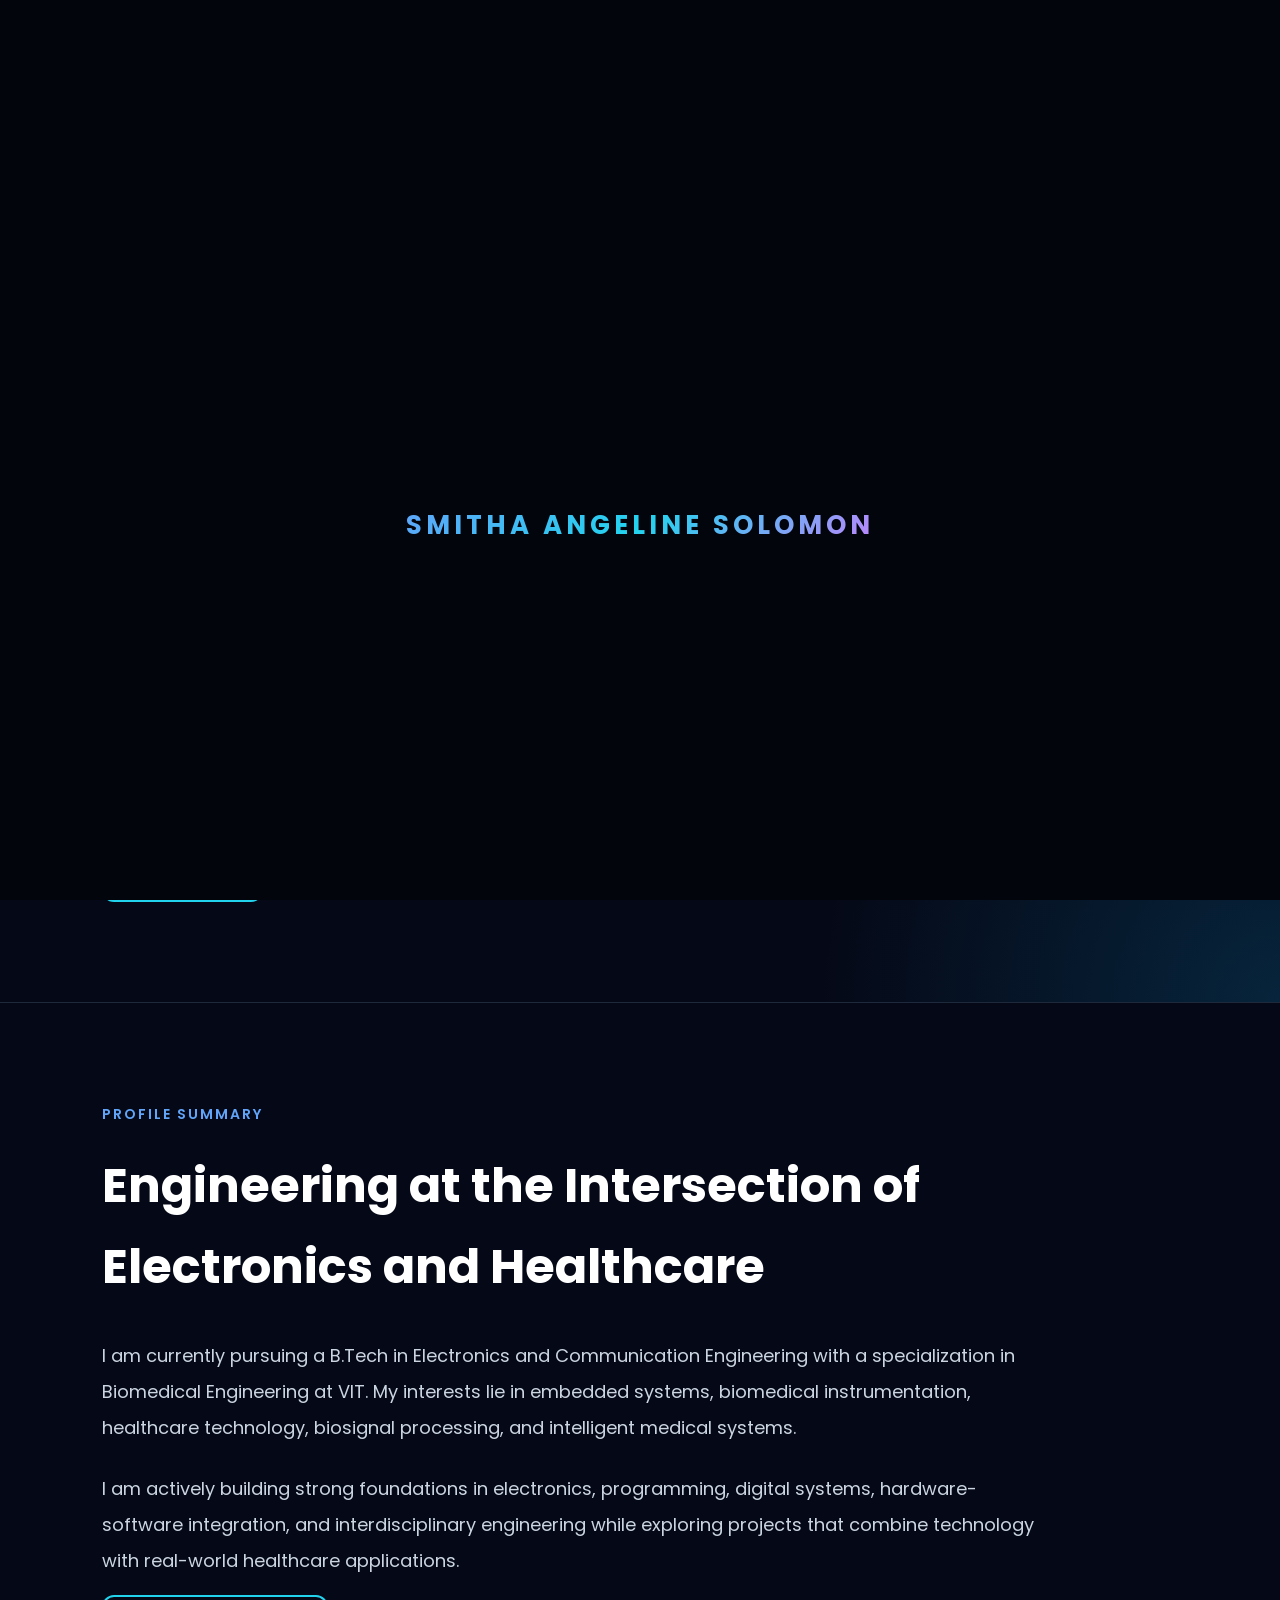
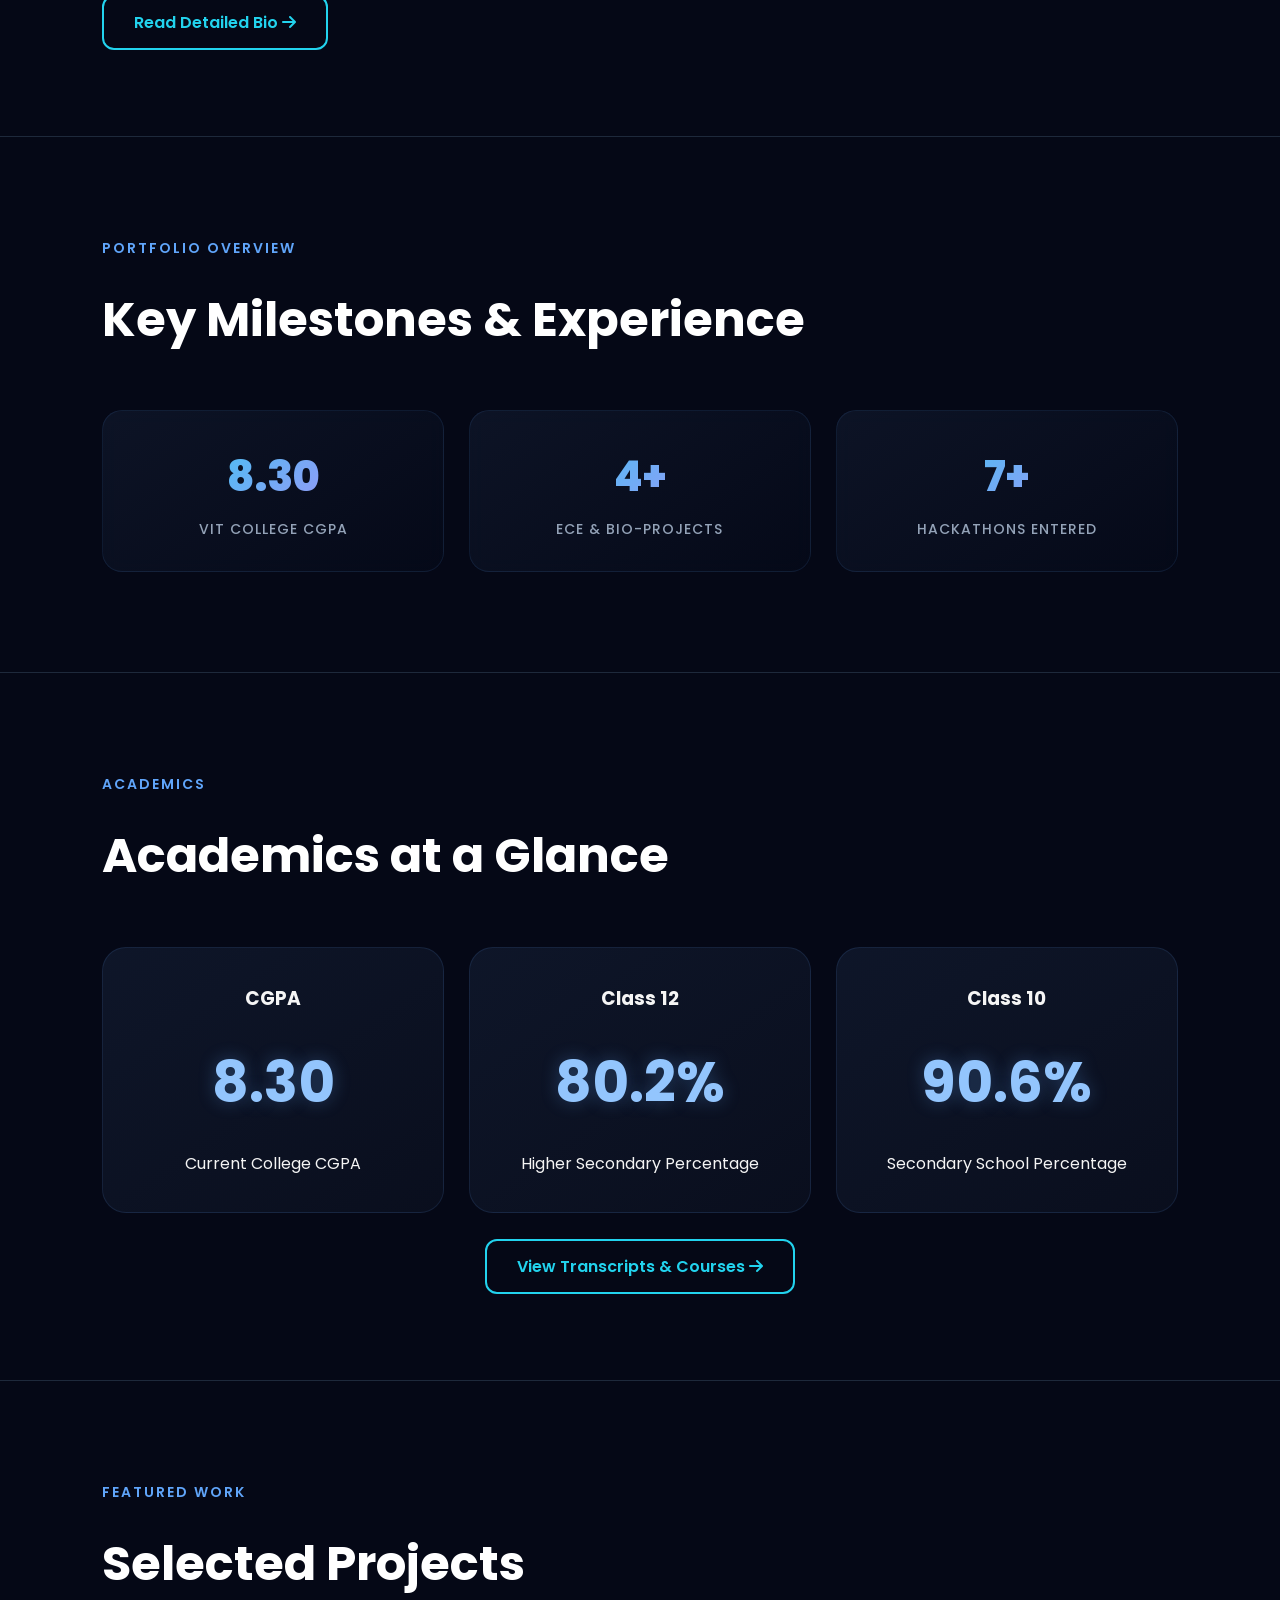
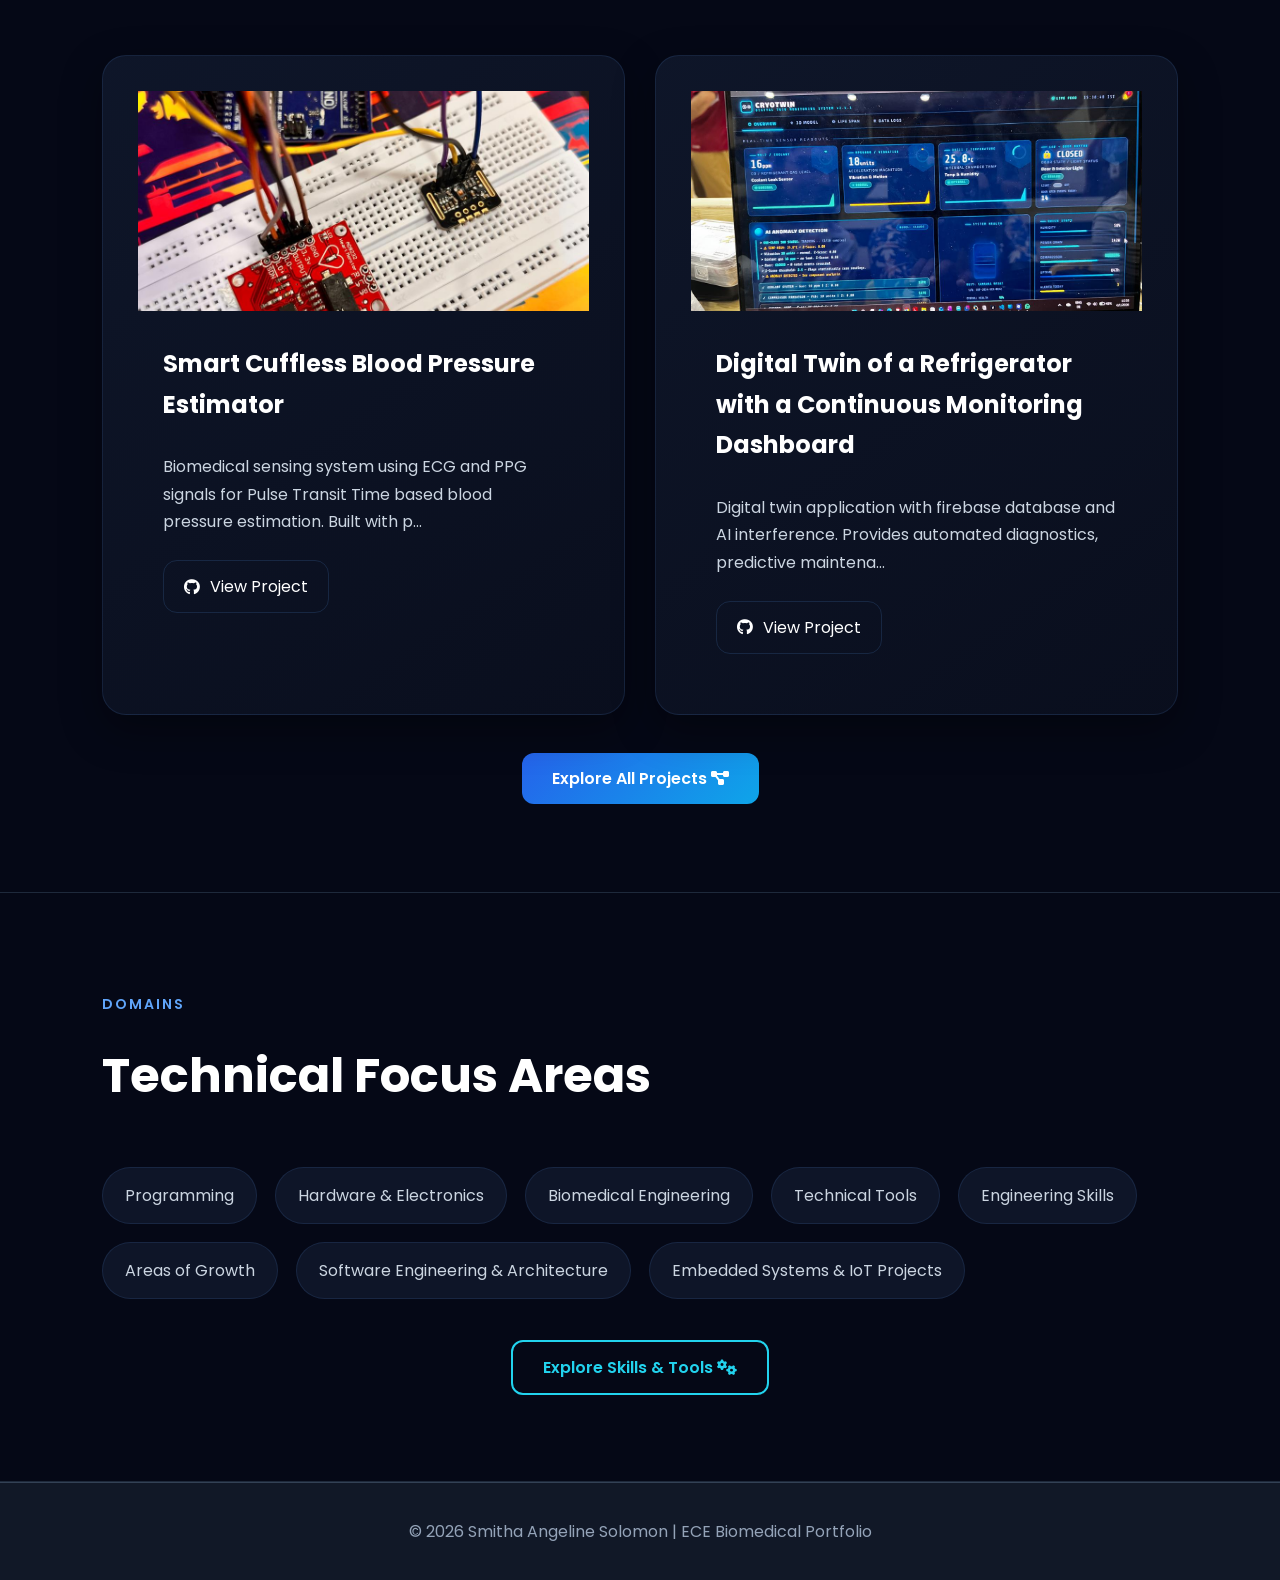
<file: index.html>
<!DOCTYPE html>
<html lang="en">

<head>
  <meta charset="UTF-8">
  <meta name="viewport" content="width=device-width, initial-scale=1.0">
  <title>Smitha Angeline Solomon | ECE & Biomedical Engineer Portfolio</title>
  <meta name="description" content="Professional portfolio of Smitha Angeline Solomon, an Electronics and Communication Engineering student specializing in Biomedical Engineering at VIT.">
  <link rel="stylesheet" href="https://cdnjs.cloudflare.com/ajax/libs/font-awesome/6.5.1/css/all.min.css" />
  <link rel="stylesheet" href="style.css">
</head>

<body>

  <!-- ========================================= -->
  <!-- 1. HIGH-TECH BIO-SIGNAL PRELOADER -->
  <!-- ========================================= -->
  <div id="preloader">
    <div class="loader-container">
      <svg class="ecg-svg" viewBox="0 0 300 100">
        <path class="ecg-path" d="M 0 50 L 70 50 L 80 30 L 90 70 L 100 50 L 140 50 L 150 10 L 160 90 L 170 50 L 210 50 L 220 40 L 230 60 L 240 50 L 300 50" />
      </svg>
      <div class="loader-name">Smitha Angeline Solomon</div>
    </div>
  </div>

  <!-- ========================================= -->
  <!-- 2. NAVBAR -->
  <!-- ========================================= -->
  <nav>
    <div class="logo">
      Smitha
    </div>
    <div class="menu-toggle">
      ☰
    </div>
    <ul>
      <li><a href="index.html">Home</a></li>
      <li><a href="about.html">About</a></li>
      <li><a href="academics.html">Academics</a></li>
      <li><a href="projects.html">Projects</a></li>
      <li><a href="skills.html">Skills</a></li>
      <li><a href="competitions.html">Competitions</a></li>
      <li><a href="extracurriculars.html">Extracurriculars</a></li>
      <li><a href="contact.html">Contact</a></li>
    </ul>
  </nav>

  <!-- ========================================= -->
  <!-- 3. HERO SECTION -->
  <!-- ========================================= -->
  <section class="hero">
    <div class="hero-text">
      <div class="section-tag" style="display:inline-block; margin-bottom:15px;">WELCOME TO MY PORTFOLIO</div>
      <h1>
        Smitha Angeline Solomon
      </h1>
      <h2>
        Biomedical Engineering Student
      </h2>
      <p>
        Electronics and Communication Engineering student specializing in Biomedical Engineering with interests in embedded systems, medical devices, biosignal processing, healthcare technology, and intelligent biomedical systems.
      </p>
      <div class="hero-buttons">
        <a href="projects.html" class="btn">
          View Projects
        </a>
        <a href="assets/resume.pdf" download class="btn-secondary">
          <i class="fa-solid fa-file-arrow-down"></i> Resume
        </a>
        <a href="contact.html" class="btn-secondary">
          Contact Me
        </a>
      </div>
    </div>
    
    <div class="hero-image">
      <!-- GLOW -->
      <div class="profile-glow"></div>
      <!-- ORBIT RINGS -->
      <div class="orbit orbit1"></div>
      <div class="orbit orbit2"></div>
      <div class="orbit orbit3"></div>
      <!-- PROFILE IMAGE -->
      <img src="images/profile.jpg" alt="Profile Picture">
    </div>
  </section>

  <!-- ========================================= -->
  <!-- 4. PROFILE SUMMARY -->
  <!-- ========================================= -->
  <section class="homepage-summary reveal">
    <div class="homepage-container">
      <div class="section-tag">
        PROFILE SUMMARY
      </div>
      <h2>
        Engineering at the Intersection of Electronics and Healthcare
      </h2>
      <p>
        I am currently pursuing a B.Tech in Electronics and Communication Engineering with a specialization in Biomedical Engineering at VIT. My interests lie in embedded systems, biomedical instrumentation, healthcare technology, biosignal processing, and intelligent medical systems.
      </p>
      <p>
        I am actively building strong foundations in electronics, programming, digital systems, hardware-software integration, and interdisciplinary engineering while exploring projects that combine technology with real-world healthcare applications.
      </p>
      <div style="margin-top: 30px;">
        <a href="about.html" class="btn-secondary">Read Detailed Bio <i class="fa-solid fa-arrow-right"></i></a>
      </div>
    </div>
  </section>

  <!-- ========================================= -->
  <!-- 5. DYNAMIC STATS DASHBOARD -->
  <!-- ========================================= -->
  <section class="homepage-stats reveal-scale">
    <div class="section-heading">
      <div class="section-tag">PORTFOLIO OVERVIEW</div>
      <h2>Key Milestones & Experience</h2>
    </div>
    <div class="stats-grid">
      <div class="stat-card">
        <div class="stat-number">8.30</div>
        <div class="stat-label">VIT College CGPA</div>
      </div>
      <div class="stat-card">
        <div class="stat-number" id="stats-projects-count">4+</div>
        <div class="stat-label">ECE & Bio-Projects</div>
      </div>
      <div class="stat-card">
        <div class="stat-number" id="stats-competitions-count">7+</div>
        <div class="stat-label">Hackathons Entered</div>
      </div>
    </div>
  </section>

  <!-- ========================================= -->
  <!-- 6. ACADEMICS SNAPSHOT -->
  <!-- ========================================= -->
  <section class="quick-academics reveal-left">
    <div class="section-heading">
      <div class="section-tag">ACADEMICS</div>
      <h2>Academics at a Glance</h2>
    </div>
    <div class="quick-academic-grid">
      <div class="quick-academic-card">
        <h3>CGPA</h3>
        <div class="quick-score">8.30</div>
        <p>Current College CGPA</p>
      </div>
      <div class="quick-academic-card">
        <h3>Class 12</h3>
        <div class="quick-score">80.2%</div>
        <p>Higher Secondary Percentage</p>
      </div>
      <div class="quick-academic-card">
        <h3>Class 10</h3>
        <div class="quick-score">90.6%</div>
        <p>Secondary School Percentage</p>
      </div>
    </div>
    <div style="text-align: center; margin-top: 40px;">
      <a href="academics.html" class="btn-secondary">View Transcripts & Courses <i class="fa-solid fa-arrow-right"></i></a>
    </div>
  </section>

  <!-- ========================================= -->
  <!-- 7. FEATURED PROJECTS -->
  <!-- ========================================= -->
  <section class="featured-projects reveal-right">
    <div class="section-heading">
      <div class="section-tag">FEATURED WORK</div>
      <h2>Selected Projects</h2>
    </div>
    
    <!-- Dynamically loaded via LocalStorage -->
    <div class="featured-grid" id="featured-projects-container">
      <!-- Fallback static skeleton -->
      <div class="featured-card card">
        <img src="images/project1.jpeg" alt="Project 1">
        <h3>Smart Cuffless Blood Pressure Estimator</h3>
        <p>Pulse Transit Time based biomedical sensing system integrating ECG and PPG signals.</p>
        <a href="projects.html" class="featured-btn">View Projects</a>
      </div>
      <div class="featured-card card">
        <img src="images/project2.jpg" alt="Project 2">
        <h3>Digital Twin of a Refrigerator with continuous monitoring dashboard</h3>
        <p>Digital twin application with firebase database and AI interference</p>
        <a href="projects.html" class="featured-btn">View Projects</a>
      </div>
    </div>
    
    <div style="text-align: center; margin-top: 50px;">
      <a href="projects.html" class="btn">Explore All Projects <i class="fa-solid fa-diagram-project"></i></a>
    </div>
  </section>

  <!-- ========================================= -->
  <!-- 8. TECHNICAL INTERESTS -->
  <!-- ========================================= -->
  <section class="interests-section reveal-scale">
    <div class="section-heading">
      <div class="section-tag">DOMAINS</div>
      <h2>Technical Focus Areas</h2>
    </div>
    <div class="interests-grid" id="homepage-interests-container">
      <div class="interest-pill">Embedded Systems</div>
      <div class="interest-pill">Biomedical Instrumentation</div>
      <div class="interest-pill">Healthcare Technology</div>
      <div class="interest-pill">Biosignal Processing</div>
      <div class="interest-pill">Digital Electronics</div>
      <div class="interest-pill">Human-Centered Engineering</div>
      <div class="interest-pill">Intelligent Medical Systems</div>
      <div class="interest-pill">Biomedical Sensors</div>
    </div>
    <div style="text-align: center; margin-top: 55px;">
      <a href="skills.html" class="btn-secondary">Explore Skills & Tools <i class="fa-solid fa-gears"></i></a>
    </div>
  </section>

  <!-- ========================================= -->
  <!-- 9. FOOTER -->
  <!-- ========================================= -->
  <footer>
    <p>© 2026 Smitha Angeline Solomon | ECE Biomedical Portfolio</p>
  </footer>

  <script src="script.js"></script>
</body>

</html>
</file>
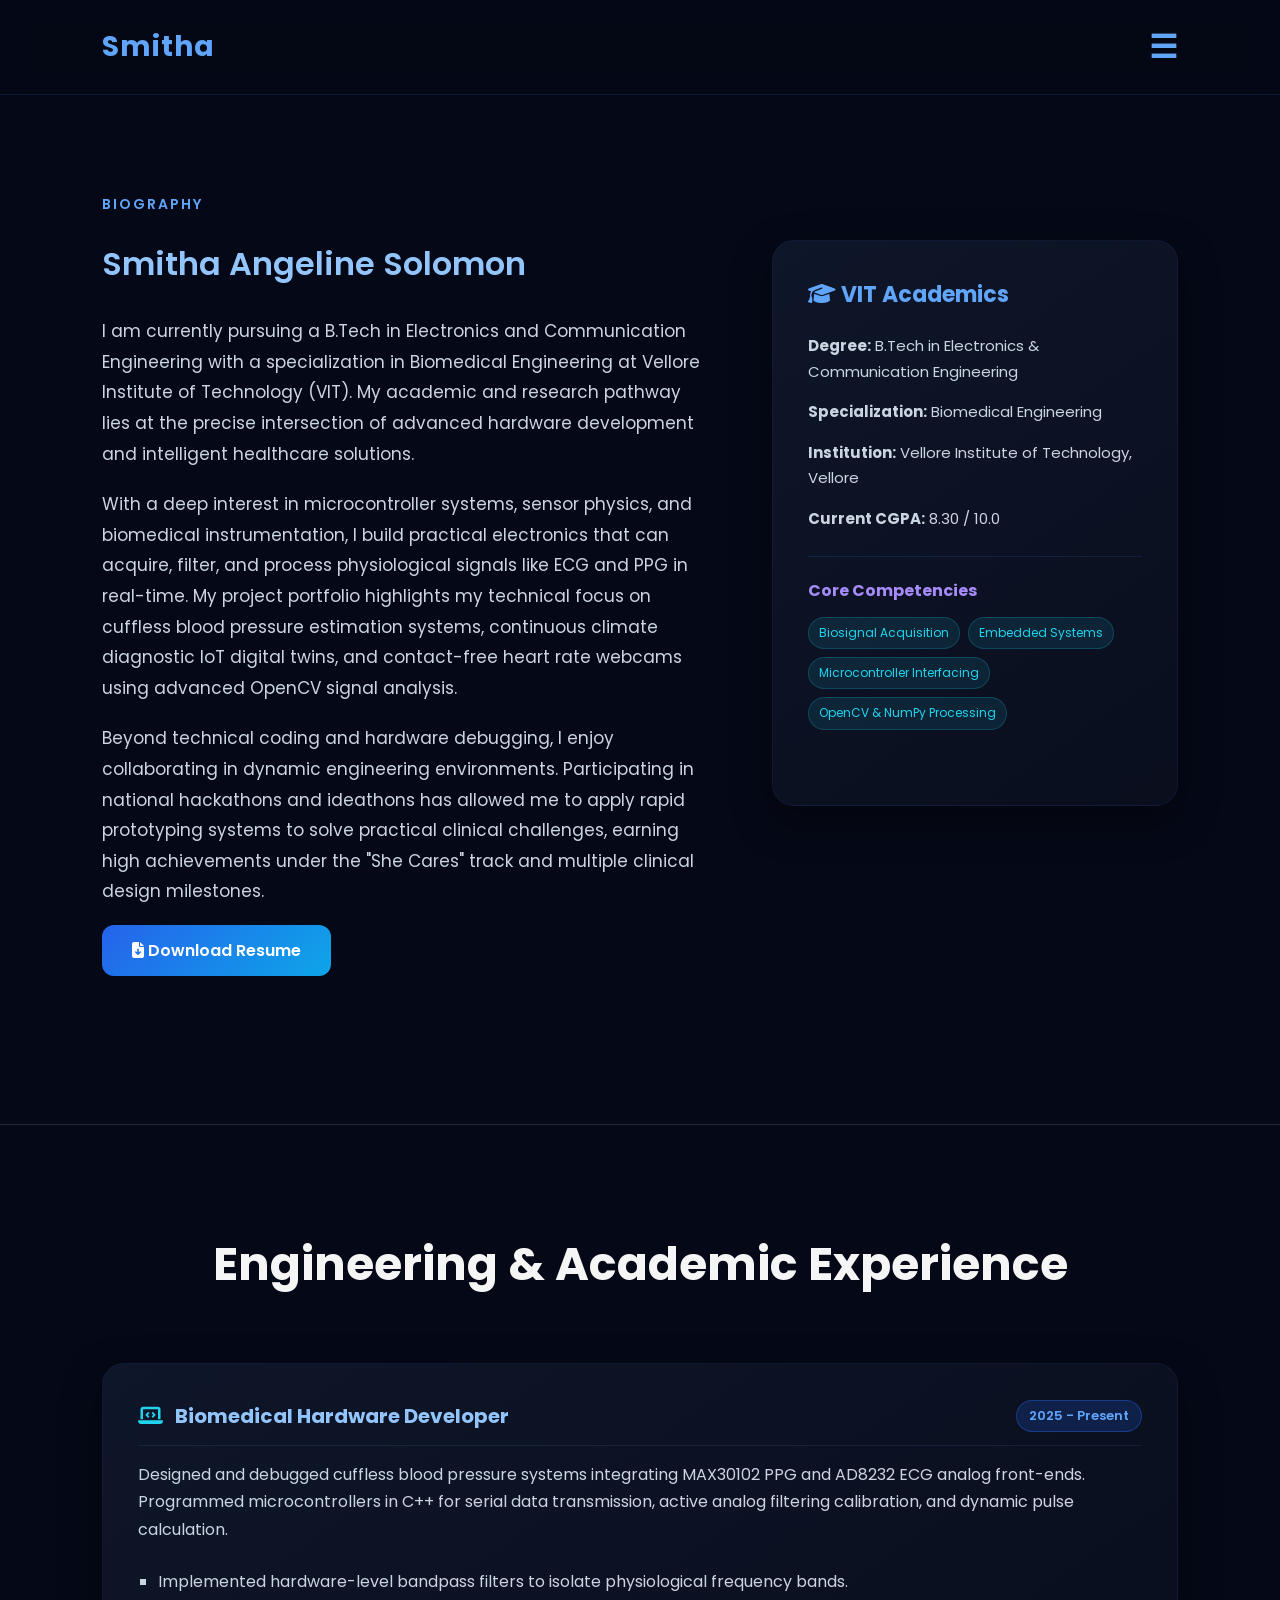
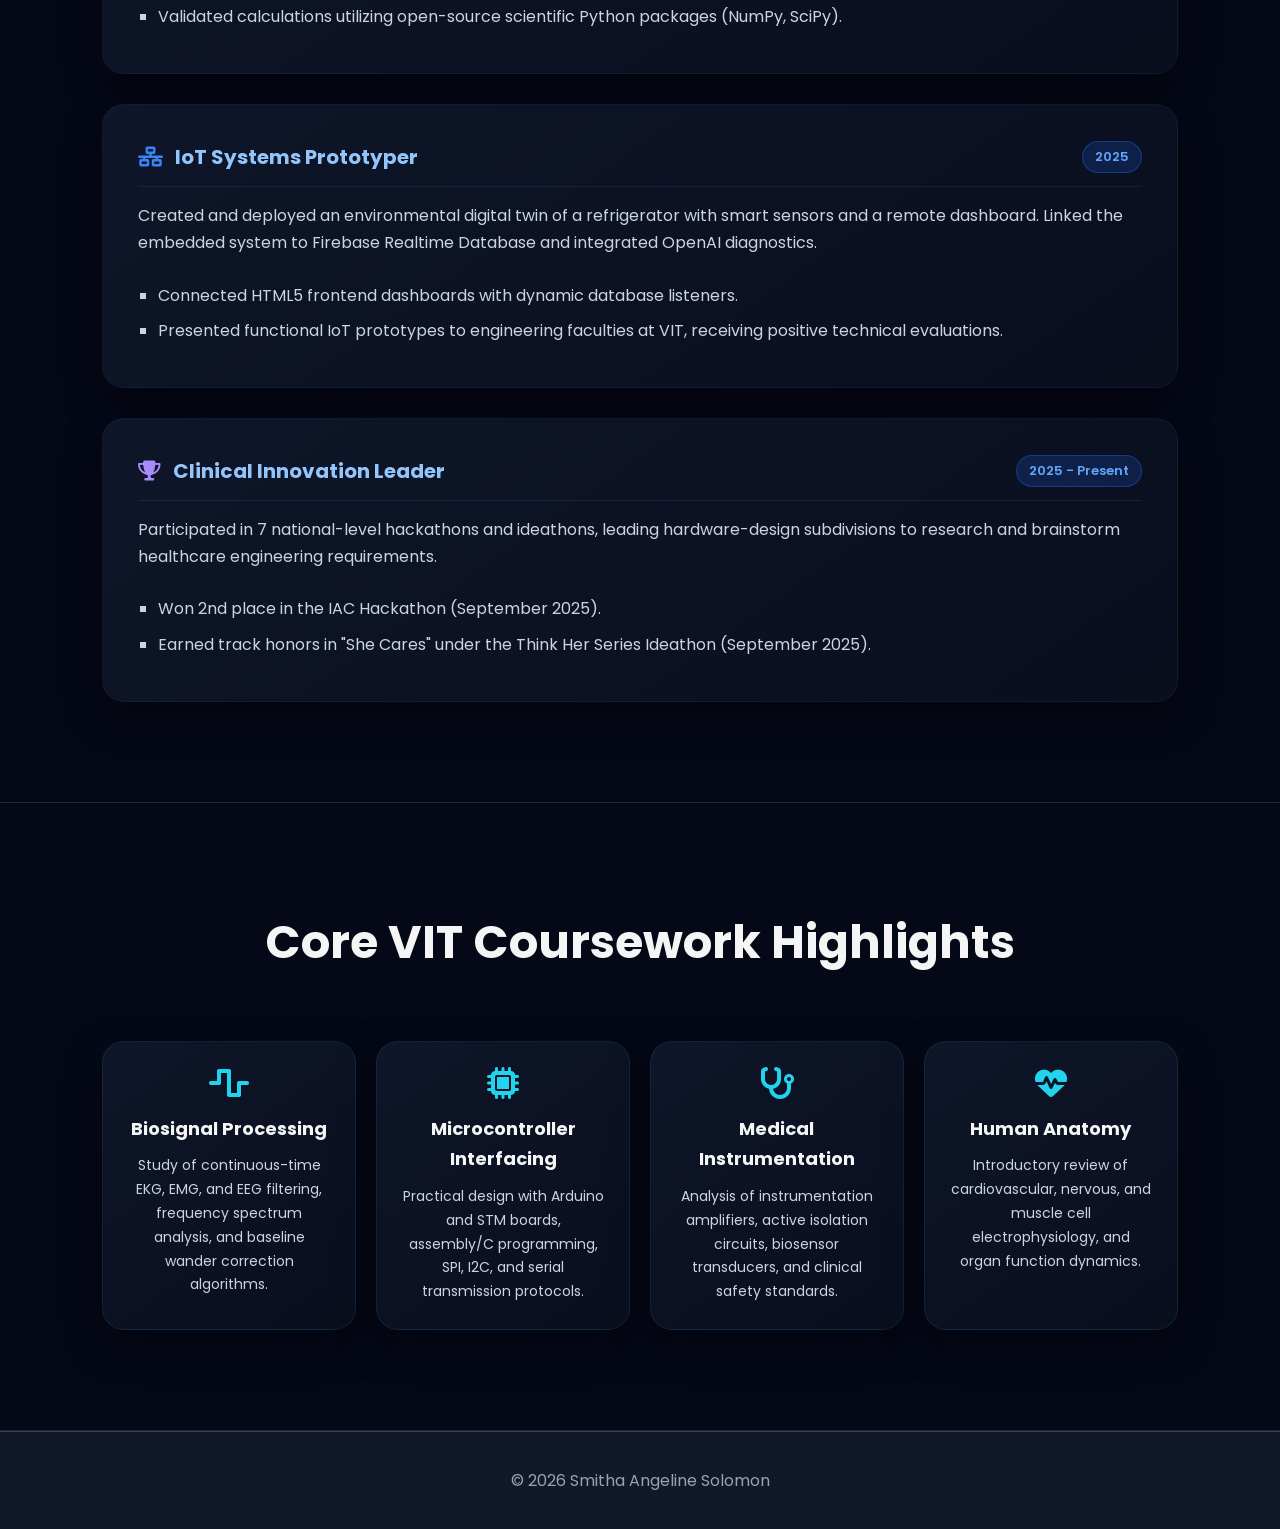
<file: about.html>
<!DOCTYPE html>
<html lang="en">

<head>

  <meta charset="UTF-8">

  <meta name="viewport" content="width=device-width, initial-scale=1.0">

  <title>
    About | Smitha Angeline Solomon
  </title>
  <link
  rel="stylesheet"
  href="https://cdnjs.cloudflare.com/ajax/libs/font-awesome/6.5.1/css/all.min.css"
/>

  <link rel="stylesheet" href="style.css">

</head>

<body>

  <!-- NAVBAR -->

  <nav>

    <div class="logo">
      Smitha
    </div>
    <div class="menu-toggle">

  ☰

</div>

    <ul>
      <li><a href="index.html">Home</a></li>
      <li><a href="about.html">About</a></li>
      <li><a href="academics.html">Academics</a></li>
      <li><a href="projects.html">Projects</a></li>
      <li><a href="skills.html">Skills</a></li>
      <li><a href="competitions.html">Competitions</a></li>
      <li><a href="extracurriculars.html">Extracurriculars</a></li>
      <li><a href="contact.html">Contact</a></li>
    </ul>

  </nav>

  <!-- ABOUT SECTION -->
  <section class="about-hero reveal">
    <div class="about-grid" style="display: grid; grid-template-columns: 1.2fr 0.8fr; gap: 60px; margin-bottom: 60px; align-items: start;">
      <div class="about-left">
        <div class="section-tag" style="margin-bottom: 20px; display: inline-block;">BIOGRAPHY</div>
        <h2 style="font-size: 32px; color: #93c5fd; margin-bottom: 25px; font-weight: 600;">Smitha Angeline Solomon</h2>
        <p style="font-size: 17px; color: #cbd5e1; margin-bottom: 20px; line-height: 1.8;">
          I am currently pursuing a B.Tech in Electronics and Communication Engineering with a specialization in Biomedical Engineering at Vellore Institute of Technology (VIT). My academic and research pathway lies at the precise intersection of advanced hardware development and intelligent healthcare solutions.
        </p>
        <p style="font-size: 17px; color: #cbd5e1; margin-bottom: 20px; line-height: 1.8;">
          With a deep interest in microcontroller systems, sensor physics, and biomedical instrumentation, I build practical electronics that can acquire, filter, and process physiological signals like ECG and PPG in real-time. My project portfolio highlights my technical focus on cuffless blood pressure estimation systems, continuous climate diagnostic IoT digital twins, and contact-free heart rate webcams using advanced OpenCV signal analysis.
        </p>
        <p style="font-size: 17px; color: #cbd5e1; margin-bottom: 30px; line-height: 1.8;">
          Beyond technical coding and hardware debugging, I enjoy collaborating in dynamic engineering environments. Participating in national hackathons and ideathons has allowed me to apply rapid prototyping systems to solve practical clinical challenges, earning high achievements under the "She Cares" track and multiple clinical design milestones.
        </p>
        <a href="assets/resume.pdf" download class="btn">
          <i class="fa-solid fa-file-arrow-down"></i> Download Resume
        </a>
      </div>
      <div class="about-right card" style="opacity: 1; transform: translateY(0); margin-top: 50px;">
        <h3 style="margin-bottom: 20px; font-size: 22px; color: #60a5fa;"><i class="fa-solid fa-graduation-cap"></i> VIT Academics</h3>
        <p style="font-size: 15px; margin-bottom: 15px;"><strong>Degree:</strong> B.Tech in Electronics & Communication Engineering</p>
        <p style="font-size: 15px; margin-bottom: 15px;"><strong>Specialization:</strong> Biomedical Engineering</p>
        <p style="font-size: 15px; margin-bottom: 15px;"><strong>Institution:</strong> Vellore Institute of Technology, Vellore</p>
        <p style="font-size: 15px; margin-bottom: 25px;"><strong>Current CGPA:</strong> 8.30 / 10.0</p>
        <div style="border-top: 1px solid rgba(59, 130, 246, 0.15); padding-top: 20px;">
          <h4 style="color: #a78bfa; margin-bottom: 12px; font-size: 16px;">Core Competencies</h4>
          <div class="tech-stack" style="display: flex; flex-wrap: wrap; gap: 8px;">
            <span style="background: rgba(34, 211, 238, 0.1); border: 1px solid rgba(34, 211, 238, 0.2); padding: 5px 10px; border-radius: 20px; font-size: 12px; color: #22d3ee;">Biosignal Acquisition</span>
            <span style="background: rgba(34, 211, 238, 0.1); border: 1px solid rgba(34, 211, 238, 0.2); padding: 5px 10px; border-radius: 20px; font-size: 12px; color: #22d3ee;">Embedded Systems</span>
            <span style="background: rgba(34, 211, 238, 0.1); border: 1px solid rgba(34, 211, 238, 0.2); padding: 5px 10px; border-radius: 20px; font-size: 12px; color: #22d3ee;">Microcontroller Interfacing</span>
            <span style="background: rgba(34, 211, 238, 0.1); border: 1px solid rgba(34, 211, 238, 0.2); padding: 5px 10px; border-radius: 20px; font-size: 12px; color: #22d3ee;">OpenCV & NumPy Processing</span>
          </div>
        </div>
      </div>
    </div>
  </section>

  <!-- ENGINEERING EXPERIENCE SECTION -->
  <section class="experience-section reveal-left">
    <h2 class="section-title">Engineering & Academic Experience</h2>
    <div class="card-container" style="display: grid; grid-template-columns: 1fr; gap: 30px;">
      
      <!-- Experience 1 -->
      <div class="card" style="opacity: 1; transform: translateY(0); display: flex; flex-direction: column; gap: 15px;">
        <div style="display: flex; justify-content: space-between; align-items: center; border-bottom: 1px solid rgba(96, 165, 250, 0.1); padding-bottom: 12px; flex-wrap: wrap; gap: 10px;">
          <h3 style="margin-bottom: 0; font-size: 20px;"><i class="fa-solid fa-laptop-code" style="color: #22d3ee; margin-right: 8px;"></i> Biomedical Hardware Developer</h3>
          <span style="background: rgba(37, 99, 235, 0.2); color: #60a5fa; border: 1px solid rgba(37, 99, 235, 0.4); padding: 4px 12px; border-radius: 20px; font-size: 13px; font-weight: 600;">2025 - Present</span>
        </div>
        <p style="margin-bottom: 10px;">
          Designed and debugged cuffless blood pressure systems integrating MAX30102 PPG and AD8232 ECG analog front-ends. Programmed microcontrollers in C++ for serial data transmission, active analog filtering calibration, and dynamic pulse calculation.
        </p>
        <ul style="padding-left: 20px; color: #cbd5e1; list-style-type: square;">
          <li style="margin-bottom: 8px;">Implemented hardware-level bandpass filters to isolate physiological frequency bands.</li>
          <li style="margin-bottom: 8px;">Validated calculations utilizing open-source scientific Python packages (NumPy, SciPy).</li>
        </ul>
      </div>

      <!-- Experience 2 -->
      <div class="card" style="opacity: 1; transform: translateY(0); display: flex; flex-direction: column; gap: 15px;">
        <div style="display: flex; justify-content: space-between; align-items: center; border-bottom: 1px solid rgba(96, 165, 250, 0.1); padding-bottom: 12px; flex-wrap: wrap; gap: 10px;">
          <h3 style="margin-bottom: 0; font-size: 20px;"><i class="fa-solid fa-network-wired" style="color: #3b82f6; margin-right: 8px;"></i> IoT Systems Prototyper</h3>
          <span style="background: rgba(37, 99, 235, 0.2); color: #60a5fa; border: 1px solid rgba(37, 99, 235, 0.4); padding: 4px 12px; border-radius: 20px; font-size: 13px; font-weight: 600;">2025</span>
        </div>
        <p style="margin-bottom: 10px;">
          Created and deployed an environmental digital twin of a refrigerator with smart sensors and a remote dashboard. Linked the embedded system to Firebase Realtime Database and integrated OpenAI diagnostics.
        </p>
        <ul style="padding-left: 20px; color: #cbd5e1; list-style-type: square;">
          <li style="margin-bottom: 8px;">Connected HTML5 frontend dashboards with dynamic database listeners.</li>
          <li style="margin-bottom: 8px;">Presented functional IoT prototypes to engineering faculties at VIT, receiving positive technical evaluations.</li>
        </ul>
      </div>

      <!-- Experience 3 -->
      <div class="card" style="opacity: 1; transform: translateY(0); display: flex; flex-direction: column; gap: 15px;">
        <div style="display: flex; justify-content: space-between; align-items: center; border-bottom: 1px solid rgba(96, 165, 250, 0.1); padding-bottom: 12px; flex-wrap: wrap; gap: 10px;">
          <h3 style="margin-bottom: 0; font-size: 20px;"><i class="fa-solid fa-trophy" style="color: #a78bfa; margin-right: 8px;"></i> Clinical Innovation Leader</h3>
          <span style="background: rgba(37, 99, 235, 0.2); color: #60a5fa; border: 1px solid rgba(37, 99, 235, 0.4); padding: 4px 12px; border-radius: 20px; font-size: 13px; font-weight: 600;">2025 - Present</span>
        </div>
        <p style="margin-bottom: 10px;">
          Participated in 7 national-level hackathons and ideathons, leading hardware-design subdivisions to research and brainstorm healthcare engineering requirements.
        </p>
        <ul style="padding-left: 20px; color: #cbd5e1; list-style-type: square;">
          <li style="margin-bottom: 8px;">Won 2nd place in the IAC Hackathon (September 2025).</li>
          <li style="margin-bottom: 8px;">Earned track honors in "She Cares" under the Think Her Series Ideathon (September 2025).</li>
        </ul>
      </div>
    </div>
  </section>

  <!-- COURSEWORK SNAPSHOT SECTION -->
  <section class="coursework-section reveal-scale">
    <h2 class="section-title">Core VIT Coursework Highlights</h2>
    <div class="card-container" style="display: grid; grid-template-columns: repeat(auto-fit, minmax(240px, 1fr)); gap: 20px;">
      <div class="card" style="opacity: 1; transform: translateY(0); padding: 25px; text-align: center; border: 1px solid rgba(34, 211, 238, 0.1);">
        <i class="fa-solid fa-wave-square" style="font-size: 32px; color: #22d3ee; margin-bottom: 15px;"></i>
        <h4 style="margin-bottom: 10px; font-size: 18px;">Biosignal Processing</h4>
        <p style="font-size: 14px; color: #cbd5e1;">Study of continuous-time EKG, EMG, and EEG filtering, frequency spectrum analysis, and baseline wander correction algorithms.</p>
      </div>
      <div class="card" style="opacity: 1; transform: translateY(0); padding: 25px; text-align: center; border: 1px solid rgba(34, 211, 238, 0.1);">
        <i class="fa-solid fa-microchip" style="font-size: 32px; color: #22d3ee; margin-bottom: 15px;"></i>
        <h4 style="margin-bottom: 10px; font-size: 18px;">Microcontroller Interfacing</h4>
        <p style="font-size: 14px; color: #cbd5e1;">Practical design with Arduino and STM boards, assembly/C programming, SPI, I2C, and serial transmission protocols.</p>
      </div>
      <div class="card" style="opacity: 1; transform: translateY(0); padding: 25px; text-align: center; border: 1px solid rgba(34, 211, 238, 0.1);">
        <i class="fa-solid fa-stethoscope" style="font-size: 32px; color: #22d3ee; margin-bottom: 15px;"></i>
        <h4 style="margin-bottom: 10px; font-size: 18px;">Medical Instrumentation</h4>
        <p style="font-size: 14px; color: #cbd5e1;">Analysis of instrumentation amplifiers, active isolation circuits, biosensor transducers, and clinical safety standards.</p>
      </div>
      <div class="card" style="opacity: 1; transform: translateY(0); padding: 25px; text-align: center; border: 1px solid rgba(34, 211, 238, 0.1);">
        <i class="fa-solid fa-heart-pulse" style="font-size: 32px; color: #22d3ee; margin-bottom: 15px;"></i>
        <h4 style="margin-bottom: 10px; font-size: 18px;">Human Anatomy</h4>
        <p style="font-size: 14px; color: #cbd5e1;">Introductory review of cardiovascular, nervous, and muscle cell electrophysiology, and organ function dynamics.</p>
      </div>
    </div>
  </section>

  <!-- FOOTER -->

  <footer>

    <p>
      © 2026 Smitha Angeline Solomon
    </p>

  </footer>

  <script src="script.js"></script>

</body>

</html>
</file>
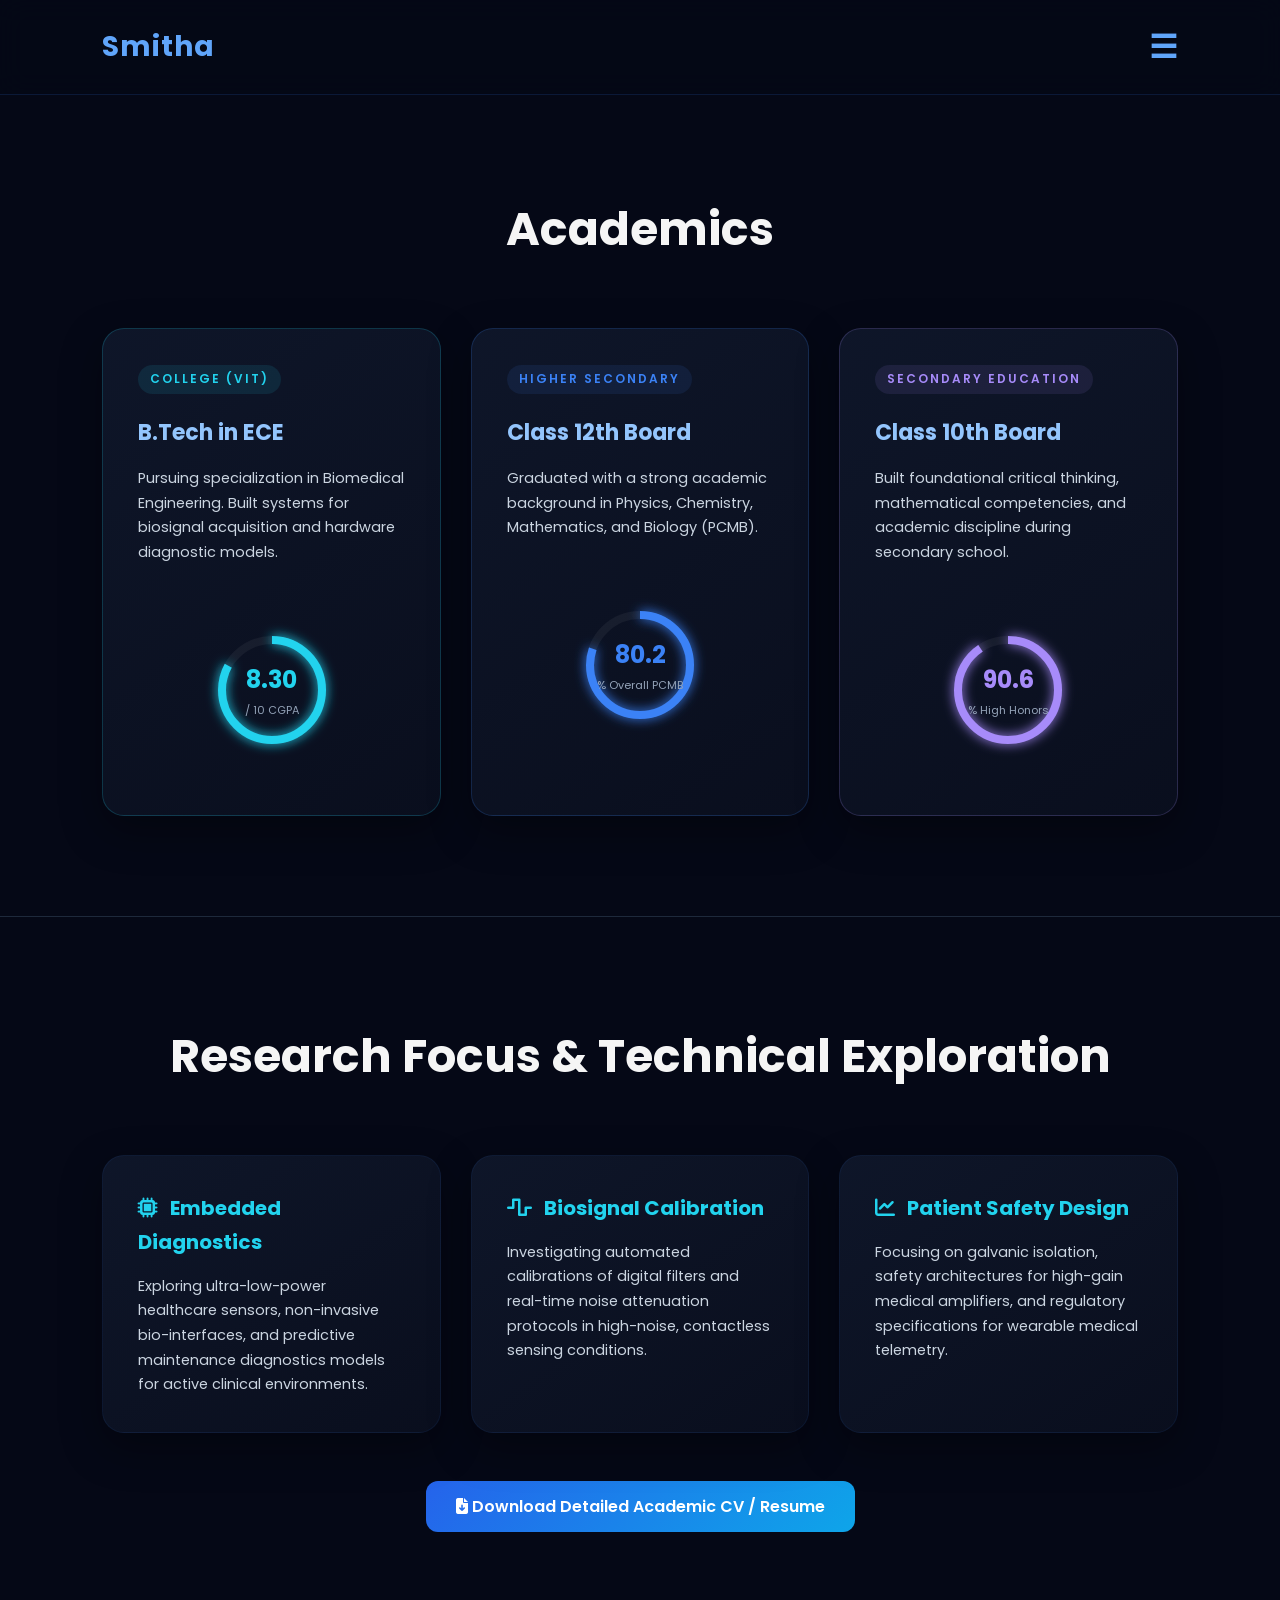
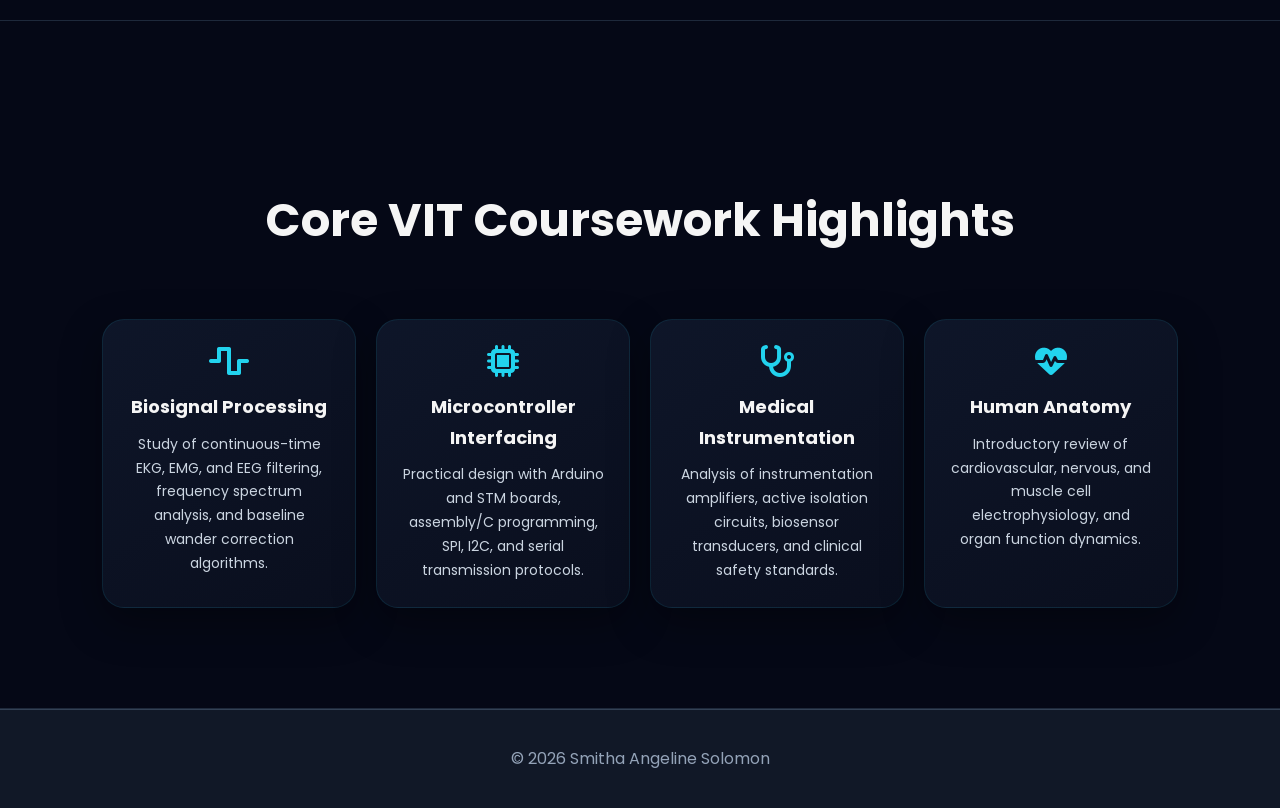
<file: academics.html>
<!DOCTYPE html>
<html lang="en">

<head>
  <meta charset="UTF-8">
  <meta name="viewport" content="width=device-width, initial-scale=1.0">
  <title>Academics | Smitha Angeline Solomon</title>
  <link rel="stylesheet" href="https://cdnjs.cloudflare.com/ajax/libs/font-awesome/6.5.1/css/all.min.css" />
  <link rel="stylesheet" href="style.css">
</head>

<body>

  <!-- NAVBAR -->
  <nav>
    <div class="logo">Smitha</div>
    <div class="menu-toggle">☰</div>
    <ul>
      <li><a href="index.html">Home</a></li>
      <li><a href="about.html">About</a></li>
      <li><a href="academics.html">Academics</a></li>
      <li><a href="projects.html">Projects</a></li>
      <li><a href="skills.html">Skills</a></li>
      <li><a href="competitions.html">Competitions</a></li>
      <li><a href="extracurriculars.html">Extracurriculars</a></li>
      <li><a href="contact.html">Contact</a></li>
    </ul>
  </nav>

  <!-- ACADEMICS SECTION -->
  <section class="reveal">
    <h1 class="section-title">Academics</h1>
    
    <div id="academics">
      <div class="card-container" style="display: grid; grid-template-columns: repeat(auto-fit, minmax(300px, 1fr)); gap: 30px;">
        <!-- Dynamically loaded academic radial gauges (e.g. CGPA, Class 12, Class 10) -->
      </div>
    </div>
  </section>

  <!-- RESEARCH & RESEARCH INTERNSHIP SHOWCASE -->
  <section class="reveal-left">
    <h2 class="section-title">Research Focus & Technical Exploration</h2>
    <div class="card-container" style="display: grid; grid-template-columns: repeat(auto-fit, minmax(280px, 1fr)); gap: 30px;">
      <!-- Dynamically loaded research areas -->
    </div>
    
    <div style="text-align: center; margin-top: 60px;">
      <a href="assets/resume.pdf" download class="btn">
        <i class="fa-solid fa-file-arrow-down"></i> Download Detailed Academic CV / Resume
      </a>
    </div>
  </section>

  <!-- COURSEWORK SNAPSHOT SECTION -->
  <section class="coursework-section reveal-scale" style="margin-top: 60px;">
    <h2 class="section-title">Core VIT Coursework Highlights</h2>
    <div class="card-container" style="display: grid; grid-template-columns: repeat(auto-fit, minmax(240px, 1fr)); gap: 20px;">
      <!-- Dynamically loaded coursework blocks -->
    </div>
  </section>

  <!-- FOOTER -->
  <footer>
    <p>© 2026 Smitha Angeline Solomon</p>
  </footer>

  <script src="script.js"></script>
</body>
</html>
</file>
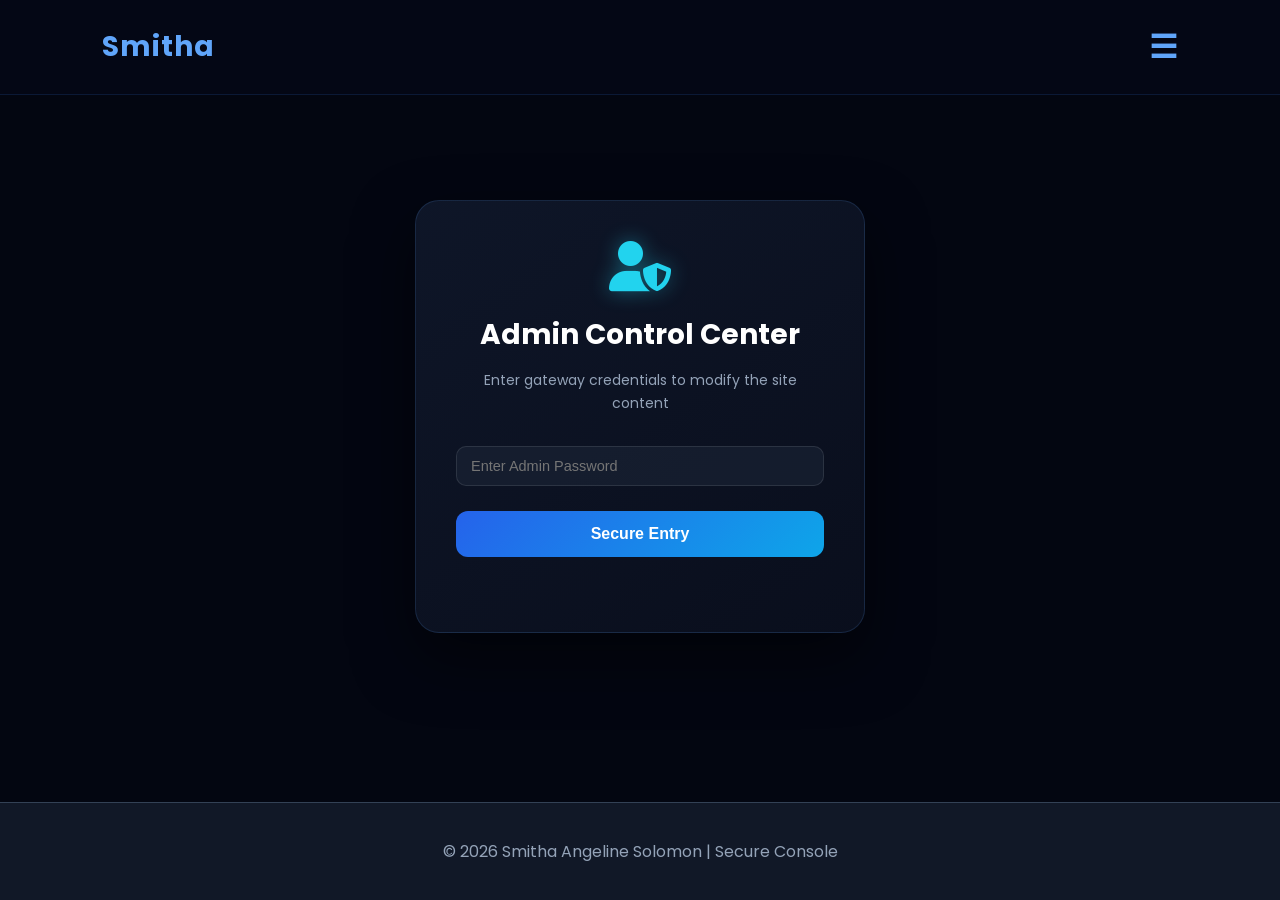
<file: admin.html>
<!DOCTYPE html>
<html lang="en">
<head>
  <meta charset="UTF-8">
  <meta name="viewport" content="width=device-width, initial-scale=1.0">
  <title>Admin Dashboard | Smitha Solomon</title>
  <link rel="stylesheet" href="https://cdnjs.cloudflare.com/ajax/libs/font-awesome/6.5.1/css/all.min.css" />
  <link rel="stylesheet" href="style.css">
  <style>
    /* STANDALONE ADMIN STYLES */
    .admin-body {
      background: #030611;
      color: #f5f5f5;
      font-family: 'Poppins', sans-serif;
      min-height: 100vh;
      display: flex;
      flex-direction: column;
      padding-top: 100px;
    }
    
    .admin-container {
      max-width: 1200px;
      margin: 0 auto;
      padding: 20px;
      width: 100%;
      flex: 1;
    }
    
    /* LOGIN PANEL */
    .login-wrapper {
      max-width: 450px;
      margin: 80px auto;
      padding: 40px;
      background: linear-gradient(145deg, rgba(15, 23, 42, 0.95), rgba(10, 15, 30, 0.95));
      border: 1px solid rgba(96, 165, 250, 0.15);
      border-radius: 24px;
      box-shadow: 0 25px 60px rgba(0, 0, 0, 0.5);
      text-align: center;
      backdrop-filter: blur(15px);
    }
    
    .login-wrapper i {
      font-size: 50px;
      color: #22d3ee;
      margin-bottom: 20px;
      filter: drop-shadow(0 0 10px rgba(34, 211, 238, 0.4));
    }
    
    .login-wrapper h2 {
      font-size: 28px;
      margin-bottom: 10px;
      color: #fff;
    }
    
    .login-wrapper p {
      color: #94a3b8;
      font-size: 14px;
      margin-bottom: 30px;
    }
    
    .login-btn {
      width: 100%;
      background: linear-gradient(135deg, #2563eb, #0ea5e9);
      color: white;
      padding: 14px;
      border: none;
      border-radius: 12px;
      font-weight: 600;
      cursor: pointer;
      transition: all 0.3s ease;
      font-size: 16px;
      margin-top: 10px;
    }
    
    .login-btn:hover {
      transform: translateY(-2px);
      box-shadow: 0 10px 25px rgba(37, 99, 235, 0.4);
    }
    
    .error-msg {
      color: #ef4444;
      font-size: 14px;
      margin-top: 15px;
      min-height: 20px;
    }
    
    /* DASHBOARD LAYOUT */
    .dashboard-panel {
      display: none;
    }
    
    .admin-header {
      display: flex;
      justify-content: space-between;
      align-items: center;
      border-bottom: 1px solid rgba(96, 165, 250, 0.15);
      padding-bottom: 20px;
      margin-bottom: 40px;
    }
    
    .admin-header h1 {
      font-size: 32px;
      background: linear-gradient(135deg, #60a5fa, #22d3ee);
      -webkit-background-clip: text;
      -webkit-text-fill-color: transparent;
    }
    
    .logout-btn {
      background: rgba(239, 68, 68, 0.1);
      border: 1px solid #ef4444;
      color: #ef4444;
      padding: 10px 20px;
      border-radius: 12px;
      cursor: pointer;
      font-weight: 500;
      transition: all 0.3s ease;
    }
    
    .logout-btn:hover {
      background: #ef4444;
      color: white;
    }
    
    .admin-grid {
      display: grid;
      grid-template-columns: 1.3fr 0.9fr;
      gap: 30px;
    }
    
    @media (max-width: 900px) {
      .admin-grid {
        grid-template-columns: 1fr;
      }
    }
    
    /* PANEL CARDS */
    .admin-card {
      background: rgba(15, 23, 42, 0.6);
      border: 1px solid rgba(96, 165, 250, 0.1);
      backdrop-filter: blur(15px);
      padding: 25px;
      border-radius: 20px;
      margin-bottom: 30px;
    }
    
    .admin-card h2 {
      font-size: 20px;
      color: #93c5fd;
      margin-bottom: 20px;
      display: flex;
      align-items: center;
      gap: 10px;
    }
    
    /* FORMS */
    .form-group {
      margin-bottom: 15px;
    }
    
    .form-group label {
      display: block;
      font-size: 13.5px;
      color: #cbd5e1;
      margin-bottom: 6px;
      font-weight: 500;
    }
    
    .admin-input {
      width: 100%;
      padding: 11px 14px;
      border-radius: 10px;
      border: 1px solid rgba(255, 255, 255, 0.1);
      background: rgba(30, 41, 59, 0.5);
      color: white;
      font-size: 14.5px;
      outline: none;
      transition: 0.3s;
    }
    
    .admin-input:focus {
      border-color: #22d3ee;
      box-shadow: 0 0 10px rgba(34, 211, 238, 0.15);
    }
    
    .submit-btn {
      background: linear-gradient(135deg, #059669, #10b981);
      color: white;
      border: none;
      padding: 12px 24px;
      font-weight: 600;
      border-radius: 10px;
      cursor: pointer;
      transition: 0.3s;
      width: 100%;
    }
    
    .submit-btn:hover {
      box-shadow: 0 5px 15px rgba(16, 185, 129, 0.3);
    }
    
    /* ITEMS LIST */
    .items-list {
      max-height: 480px;
      overflow-y: auto;
      padding-right: 8px;
    }
    
    .item-row {
      display: flex;
      justify-content: space-between;
      align-items: center;
      background: rgba(30, 41, 59, 0.4);
      border: 1px solid rgba(255, 255, 255, 0.05);
      padding: 12px 16px;
      border-radius: 12px;
      margin-bottom: 12px;
    }
    
    .item-info h4 {
      margin: 0;
      color: white;
      font-size: 15px;
    }
    
    .item-info p {
      margin: 4px 0 0 0;
      color: #94a3b8;
      font-size: 12.5px;
    }
    
    .del-btn {
      background: rgba(239, 68, 68, 0.1);
      border: 1px solid rgba(239, 68, 68, 0.4);
      color: #ef4444;
      width: 32px;
      height: 32px;
      border-radius: 8px;
      cursor: pointer;
      display: flex;
      align-items: center;
      justify-content: center;
      transition: 0.3s;
      font-size: 13px;
    }
    
    .del-btn:hover {
      background: #ef4444;
      color: white;
    }

    .edit-btn {
      background: rgba(59, 130, 246, 0.1);
      border: 1px solid rgba(59, 130, 246, 0.4);
      color: #60a5fa;
      width: 32px;
      height: 32px;
      border-radius: 8px;
      cursor: pointer;
      display: flex;
      align-items: center;
      justify-content: center;
      transition: 0.3s;
      font-size: 13px;
    }
    
    .edit-btn:hover {
      background: #3b82f6;
      color: white;
    }
    
    /* SYSTEM CONTROLS */
    .system-controls {
      display: grid;
      grid-template-columns: 1fr 1fr;
      gap: 12px;
      margin-top: 10px;
    }
    
    .sys-btn {
      padding: 11px;
      border-radius: 10px;
      border: 1px solid rgba(255, 255, 255, 0.1);
      background: rgba(30, 41, 59, 0.3);
      color: white;
      cursor: pointer;
      transition: 0.3s;
      font-weight: 500;
      font-size: 13.5px;
      text-align: center;
      display: inline-flex;
      align-items: center;
      justify-content: center;
      gap: 6px;
    }
    
    .sys-btn:hover {
      background: rgba(255, 255, 255, 0.08);
      border-color: rgba(255, 255, 255, 0.2);
    }
    
    .sys-btn.btn-reset {
      grid-column: span 2;
      border-color: rgba(217, 119, 6, 0.4);
      color: #fbbf24;
      background: rgba(217, 119, 6, 0.05);
    }
    
    .sys-btn.btn-reset:hover {
      background: #fbbf24;
      color: black;
    }
    
    /* TABS */
    .admin-tabs {
      display: flex;
      gap: 6px;
      margin-bottom: 25px;
      flex-wrap: wrap;
    }
    
    .tab-btn {
      padding: 8px 16px;
      background: rgba(255, 255, 255, 0.04);
      border: 1px solid rgba(255, 255, 255, 0.08);
      color: #94a3b8;
      border-radius: 8px;
      cursor: pointer;
      font-weight: 500;
      font-size: 13px;
      transition: 0.3s;
    }
    
    .tab-btn.active {
      background: rgba(34, 211, 238, 0.12);
      border-color: #22d3ee;
      color: #22d3ee;
    }
  </style>
</head>
<body class="admin-body">

  <!-- NAVBAR -->
  <nav>
    <div class="logo">Smitha</div>
    <div class="menu-toggle" id="admin-nav-toggle">☰</div>
    <ul id="admin-nav-menu">
      <li><a href="index.html">Home</a></li>
      <li><a href="about.html">About</a></li>
      <li><a href="academics.html">Academics</a></li>
      <li><a href="projects.html">Projects</a></li>
      <li><a href="skills.html">Skills</a></li>
      <li><a href="competitions.html">Competitions</a></li>
      <li><a href="extracurriculars.html">Extracurriculars</a></li>
      <li><a href="contact.html">Contact</a></li>
    </ul>
  </nav>

  <div class="admin-container">
    
    <!-- LOGIN SCREEN -->
    <div id="login-panel" class="login-wrapper">
      <i class="fa-solid fa-user-shield"></i>
      <h2>Admin Control Center</h2>
      <p>Enter gateway credentials to modify the site content</p>
      <div class="form-group">
        <input type="password" id="admin-password" class="admin-input" placeholder="Enter Admin Password" required />
      </div>
      <button onclick="attemptLogin()" class="login-btn">Secure Entry</button>
      <div id="login-error" class="error-msg"></div>
    </div>
    
    <!-- DASHBOARD PANEL -->
    <div id="dashboard-panel" class="dashboard-panel">
      
      <div class="admin-header">
        <div>
          <h1>Universal CMS Control Panel</h1>
          <p style="color: #94a3b8; margin: 5px 0 0 0;">Manage your bio texts, visual radial progress indicators, tag bubbles, projects, and achievements dynamically</p>
        </div>
        <button onclick="logout()" class="logout-btn"><i class="fa-solid fa-right-from-bracket"></i> Exit Panel</button>
      </div>
      
      <!-- SUB-NAVIGATION BAR -->
      <div class="admin-tabs">
        <button onclick="switchTab('profile-editor')" id="tab-profile-editor" class="tab-btn active"><i class="fa-solid fa-id-card"></i> Profile & Summary</button>
        <button onclick="switchTab('skills-editor')" id="tab-skills-editor" class="tab-btn"><i class="fa-solid fa-gears"></i> Skills tag bubbles</button>
        <button onclick="switchTab('extracurriculars-editor')" id="tab-extracurriculars-editor" class="tab-btn"><i class="fa-solid fa-people-group"></i> Extracurriculars</button>
        <button onclick="switchTab('experience-editor')" id="tab-experience-editor" class="tab-btn"><i class="fa-solid fa-business-time"></i> Experiences</button>
        <button onclick="switchTab('academics-editor')" id="tab-academics-editor" class="tab-btn"><i class="fa-solid fa-user-graduate"></i> Academics & Focus</button>
        <button onclick="switchTab('project-editor')" id="tab-project-editor" class="tab-btn"><i class="fa-solid fa-diagram-project"></i> Projects</button>
        <button onclick="switchTab('competition-editor')" id="tab-competition-editor" class="tab-btn"><i class="fa-solid fa-trophy"></i> Competitions</button>
      </div>

      <div class="admin-grid">
        
        <!-- LEFT: ACTIVE EDITOR -->
        <div>
          
          <!-- 1. PROFILE & BIO EDITOR -->
          <div id="profile-editor" class="admin-card tab-content">
            <h2><i class="fa-solid fa-user-pen"></i> Edit Profile Metadata</h2>
            <form id="profile-form" onsubmit="saveProfile(event)">
              <div class="form-group" style="display: grid; grid-template-columns: 1fr 1fr; gap: 15px;">
                <div>
                  <label>Full Display Name</label>
                  <input type="text" id="prof-name" class="admin-input" required />
                </div>
                <div>
                  <label>Professional Sub-Role</label>
                  <input type="text" id="prof-role" class="admin-input" required />
                </div>
              </div>
              <div class="form-group" style="display: grid; grid-template-columns: 1fr 1fr; gap: 15px;">
                <div>
                  <label>Profile Image Source Path</label>
                  <input type="text" id="prof-image" class="admin-input" required />
                </div>
                <div>
                  <label>Resume PDF Download Link</label>
                  <input type="text" id="prof-resume" class="admin-input" required />
                </div>
              </div>
              <div class="form-group" style="display: grid; grid-template-columns: repeat(3, 1fr); gap: 10px;">
                <div>
                  <label>College CGPA Metric</label>
                  <input type="text" id="prof-cgpa" class="admin-input" required />
                </div>
                <div>
                  <label>Class 12th Percentage</label>
                  <input type="text" id="prof-class12" class="admin-input" required />
                </div>
                <div>
                  <label>Class 10th Percentage</label>
                  <input type="text" id="prof-class10" class="admin-input" required />
                </div>
              </div>
              <div class="form-group">
                <label>Core ECE Competencies (Comma separated list)</label>
                <input type="text" id="prof-competencies" class="admin-input" required />
              </div>
              <div class="form-group">
                <label>Hero Page Pitch (Biographical summary short)</label>
                <textarea id="prof-hero-bio" class="admin-input" rows="3" required></textarea>
              </div>
              <div class="form-group">
                <label>Homepage Summary Header Title</label>
                <input type="text" id="prof-summary-title" class="admin-input" required />
              </div>
              <div class="form-group" style="display: grid; grid-template-columns: 1fr 1fr; gap: 15px;">
                <div>
                  <label>Homepage Bio Block 1</label>
                  <textarea id="prof-summary-1" class="admin-input" rows="4" required></textarea>
                </div>
                <div>
                  <label>Homepage Bio Block 2</label>
                  <textarea id="prof-summary-2" class="admin-input" rows="4" required></textarea>
                </div>
              </div>
              <div class="form-group">
                <label>Detailed About Me Biography - Paragraph 1</label>
                <textarea id="prof-about-1" class="admin-input" rows="3" required></textarea>
              </div>
              <div class="form-group">
                <label>Detailed About Me Biography - Paragraph 2</label>
                <textarea id="prof-about-2" class="admin-input" rows="3" required></textarea>
              </div>
              <div class="form-group">
                <label>Detailed About Me Biography - Paragraph 3</label>
                <textarea id="prof-about-3" class="admin-input" rows="3" required></textarea>
              </div>
              <button type="submit" class="submit-btn"><i class="fa-solid fa-save"></i> Save Profile Settings</button>
            </form>
          </div>
          
          <!-- 2. SKILLS EDITOR -->
          <div id="skills-editor" class="admin-card tab-content" style="display: none;">
            <h2><i class="fa-solid fa-tags"></i> Add Custom Skill category / tag bubbles</h2>
            <form id="skill-form" onsubmit="addSkill(event)">
              <div class="form-group">
                <label>Form / Content Type</label>
                <select id="skill-type" class="admin-input" onchange="toggleSkillInputs()">
                  <option value="list">Tag Bubble category (e.g. Programming, Sensors)</option>
                  <option value="text">Learning Approach Card (Title + Description block)</option>
                </select>
              </div>
              <div class="form-group">
                <label>Category / Card Title</label>
                <input type="text" id="skill-category" class="admin-input" placeholder="e.g. Embedded Programming" required />
              </div>
              <div id="skill-tags-group" class="form-group">
                <label>Tag Bubbles list (Separated by commas)</label>
                <input type="text" id="skill-items" class="admin-input" placeholder="e.g. Python, C++, Verilog, Arduino" />
              </div>
              <div id="skill-desc-group" class="form-group" style="display: none;">
                <label>Card Narrative Paragraph Description</label>
                <textarea id="skill-desc" class="admin-input" rows="3" placeholder="Explain the practical approaches..."></textarea>
              </div>
              <button type="submit" id="skill-submit-btn" class="submit-btn">Publish Skill Component</button>
            </form>
          </div>
          
          <!-- 3. EXTRACURRICULARS EDITOR -->
          <div id="extracurriculars-editor" class="admin-card tab-content" style="display: none;">
            <h2><i class="fa-solid fa-heart-circle-plus"></i> Add New Extracurricular Card</h2>
            <form id="ec-form" onsubmit="addExtracurricular(event)">
              <div class="form-group">
                <label>Section Placement</label>
                <select id="ec-section" class="admin-input">
                  <option value="leadership">Extracurriculars & Leadership</option>
                  <option value="communication">Communication & Personal Development</option>
                  <option value="interests">Interests Beyond Academics</option>
                </select>
              </div>
              <div class="form-group">
                <label>Card Title / Role Name</label>
                <input type="text" id="ec-title" class="admin-input" placeholder="e.g. Biomedical Innovation Sub-Lead" required />
              </div>
              <div class="form-group">
                <label>Content Description</label>
                <textarea id="ec-desc" class="admin-input" rows="4" placeholder="Detail the duties, achievements, or concepts learned..." required></textarea>
              </div>
              <button type="submit" id="ec-submit-btn" class="submit-btn">Publish Card</button>
            </form>
          </div>
          
          <!-- 4. EXPERIENCE EDITOR -->
          <div id="experience-editor" class="admin-card tab-content" style="display: none;">
            <h2><i class="fa-solid fa-business-time"></i> Add Engineering Experience Card</h2>
            <form id="exp-form" onsubmit="addExperience(event)">
              <div class="form-group">
                <label>Job Title / Role</label>
                <input type="text" id="exp-title" class="admin-input" placeholder="e.g. Biomedical Hardware Developer" required />
              </div>
              <div class="form-group">
                <label>Subtitle / Institution</label>
                <input type="text" id="exp-subtitle" class="admin-input" placeholder="e.g. VIT Research Project" required />
              </div>
              <div class="form-group">
                <label>Duration Timeframe</label>
                <input type="text" id="exp-duration" class="admin-input" placeholder="e.g. 2025 - Present" required />
              </div>
              <div class="form-group">
                <label>General Summary Paragraph</label>
                <textarea id="exp-desc" class="admin-input" rows="3" placeholder="Describe the overall scope..." required></textarea>
              </div>
              <div class="form-group">
                <label>Bullet Points accomplishments (Separated by | pipes)</label>
                <textarea id="exp-points" class="admin-input" rows="3" placeholder="Point A | Point B | Point C" required></textarea>
              </div>
              <button type="submit" id="exp-submit-btn" class="submit-btn">Publish Experience</button>
            </form>
          </div>

          <!-- 5. ACADEMICS & FOCUS EDITOR -->
          <div id="academics-editor" class="admin-card tab-content" style="display: none;">
            <h2><i class="fa-solid fa-graduation-cap"></i> Customize Academics & Research</h2>
            <form id="acad-form" onsubmit="saveAcademicsSettings(event)">
              <p style="color: #fbbf24; font-size: 13px; margin-bottom: 20px;"><i class="fa-solid fa-circle-exclamation"></i> Toggle items in the right-side list to delete or add specific Coursework / Research Focus blocks.</p>
              
              <div style="border-top: 1px solid rgba(255,255,255,0.1); padding-top: 15px; margin-top: 15px;">
                <h3 style="font-size: 16px; color: #22d3ee; margin-bottom: 12px;">Add Academic Score Card (Radial Gauge)</h3>
                <div class="form-group">
                  <label>Academic Level Grouping</label>
                  <input type="text" id="acad-cat" class="admin-input" placeholder="e.g. COLLEGE (VIT)" />
                </div>
                <div class="form-group" style="display: grid; grid-template-columns: 1fr 1fr; gap: 10px;">
                  <div>
                    <label>Degree Title</label>
                    <input type="text" id="acad-title" class="admin-input" placeholder="e.g. B.Tech in ECE" />
                  </div>
                  <div>
                    <label>Hex Color Theme</label>
                    <input type="text" id="acad-color" class="admin-input" placeholder="e.g. #22d3ee" value="#22d3ee" />
                  </div>
                </div>
                <div class="form-group" style="display: grid; grid-template-columns: repeat(3, 1fr); gap: 10px;">
                  <div>
                    <label>Grade Score</label>
                    <input type="text" id="acad-score" class="admin-input" placeholder="e.g. 8.30" />
                  </div>
                  <div>
                    <label>Max Scale</label>
                    <input type="text" id="acad-max" class="admin-input" placeholder="e.g. 10" />
                  </div>
                  <div>
                    <label>Visual Tag Label</label>
                    <input type="text" id="acad-label" class="admin-input" placeholder="e.g. / 10 CGPA" />
                  </div>
                </div>
                <div class="form-group">
                  <label>Card Description Summary</label>
                  <textarea id="acad-desc" class="admin-input" rows="3" placeholder="Acquired ECE knowledge..."></textarea>
                </div>
                <button type="button" id="acad-gauge-submit-btn" onclick="addAcademicCard()" class="submit-btn" style="background: linear-gradient(135deg, #2563eb, #3b82f6);"><i class="fa-solid fa-plus"></i> Add Grade Level Gauge</button>
              </div>

              <div style="border-top: 1px solid rgba(255,255,255,0.1); padding-top: 20px; margin-top: 20px;">
                <h3 style="font-size: 16px; color: #a78bfa; margin-bottom: 12px;">Add Research Focus / Coursework highlight</h3>
                <div class="form-group">
                  <label>Placement category</label>
                  <select id="acad-focus-type" class="admin-input">
                    <option value="research">Research Focus (about.html / academics.html)</option>
                    <option value="course">VIT Coursework Highlight</option>
                  </select>
                </div>
                <div class="form-group" style="display: grid; grid-template-columns: 1fr 1fr; gap: 10px;">
                  <div>
                    <label>Highlight Title</label>
                    <input type="text" id="acad-focus-title" class="admin-input" placeholder="e.g. Biosignal Processing" />
                  </div>
                  <div>
                    <label>FontAwesome Icon code</label>
                    <input type="text" id="acad-focus-icon" class="admin-input" placeholder="e.g. fa-solid fa-wave-square" />
                  </div>
                </div>
                <div class="form-group">
                  <label>Short explanation</label>
                  <textarea id="acad-focus-desc" class="admin-input" rows="3" placeholder="Elaborate study details..."></textarea>
                </div>
                <button type="button" id="acad-highlight-submit-btn" onclick="addAcademicFocusItem()" class="submit-btn" style="background: linear-gradient(135deg, #7c3aed, #a78bfa);"><i class="fa-solid fa-plus"></i> Add Highlight Block</button>
              </div>
            </form>
          </div>
          
          <!-- 6. PROJECT EDITOR -->
          <div id="project-editor" class="admin-card tab-content" style="display: none;">
            <h2><i class="fa-solid fa-diagram-project"></i> Add New Project</h2>
            <form id="project-form" onsubmit="addProject(event)">
              <div class="form-group">
                <label>Project Title</label>
                <input type="text" id="proj-title" class="admin-input" placeholder="e.g. Smart Cuffless Blood Pressure Estimator" required />
              </div>
              <div class="form-group">
                <label>Tech Stack</label>
                <input type="text" id="proj-tech" class="admin-input" placeholder="e.g. Arduino, AD8232, MAX30102, C++" required />
              </div>
              <div class="form-group">
                <label>GitHub Repository URL</label>
                <input type="url" id="proj-github" class="admin-input" placeholder="e.g. https://github.com/Smitha-Angeline2000/ECG-Monitor" required />
              </div>
              <div class="form-group">
                <label>Category</label>
                <input type="text" id="proj-cat" class="admin-input" placeholder="e.g. Biomedical" required />
              </div>
              <div class="form-group">
                <label>Year</label>
                <input type="text" id="proj-year" class="admin-input" placeholder="e.g. 2025" required />
              </div>
              <div class="form-group">
                <label>Image Source Path</label>
                <input type="text" id="proj-img" class="admin-input" placeholder="e.g. images/project1.jpeg" value="images/project1.jpeg" required />
              </div>
              <div class="form-group">
                <label>Description</label>
                <textarea id="proj-desc" class="admin-input" rows="4" placeholder="Describe the technical details, hardware interfaces, algorithms, and impact..." required></textarea>
              </div>
              <button type="submit" id="proj-submit-btn" class="submit-btn">Publish Project</button>
            </form>
          </div>
          
          <!-- 7. COMPETITION EDITOR -->
          <div id="competition-editor" class="admin-card tab-content" style="display: none;">
            <h2><i class="fa-solid fa-trophy"></i> Add New Competition</h2>
            <form id="competition-form" onsubmit="addCompetition(event)">
              <div class="form-group">
                <label>Competition Name</label>
                <input type="text" id="comp-title" class="admin-input" placeholder="e.g. IAC Hackathon" required />
              </div>
              <div class="form-group">
                <label>Achievement / Standing</label>
                <input type="text" id="comp-achieve" class="admin-input" placeholder="e.g. Won 2nd / Represented VIT" required />
              </div>
              <div class="form-group">
                <label>Year</label>
                <input type="text" id="comp-year" class="admin-input" placeholder="e.g. 2025" required />
              </div>
              <div class="form-group">
                <label>Month</label>
                <input type="text" id="comp-month" class="admin-input" placeholder="e.g. September" required />
              </div>
              <div class="form-group">
                <label>Image Source Path</label>
                <input type="text" id="comp-img" class="admin-input" placeholder="e.g. images/competition.jpg" value="images/competition.jpg" required />
              </div>
              <div class="form-group">
                <label>Description</label>
                <textarea id="comp-desc" class="admin-input" rows="4" placeholder="Description placeholder for competitions..." required>Description placeholder. Edit this details in the admin portal.</textarea>
              </div>
              <button type="submit" id="comp-submit-btn" class="submit-btn">Publish Competition</button>
            </form>
          </div>
          
        </div>
        
        <!-- RIGHT: MANAGEMENT & BACKUP -->
        <div>
          
          <!-- PORTABILITY -->
          <div class="admin-card">
            <h2><i class="fa-solid fa-database"></i> Unified Dynamic Database</h2>
            <p style="color: #94a3b8; font-size: 13px; margin-bottom: 20px; line-height: 1.5;">
              Since this site runs entirely client-side, your changes are stored inside your browser's local storage. Backup your database below to copy it or deploy it online.
            </p>
            <div class="system-controls">
              <button onclick="exportDatabase()" class="sys-btn"><i class="fa-solid fa-file-export"></i> Export JSON</button>
              
              <label for="import-file" class="sys-btn" style="margin: 0; cursor: pointer;">
                <i class="fa-solid fa-file-import"></i> Import JSON
              </label>
              <input type="file" id="import-file" style="display:none;" onchange="importDatabase(event)" accept=".json" />
              
              <button onclick="resetDatabase()" class="sys-btn btn-reset"><i class="fa-solid fa-rotate-left"></i> Reset Defaults</button>
            </div>
            <div id="db-status" style="margin-top: 15px; font-size: 13px; font-weight: 500; min-height: 18px; text-align: center;"></div>
          </div>
          
          <!-- CURRENT ENTRIES -->
          <div class="admin-card">
            <h2 id="published-list-heading"><i class="fa-solid fa-list-check"></i> Published Entries</h2>
            
            <div id="entries-list-container" class="items-list">
              <!-- Rendered via JS -->
            </div>
            
          </div>
          
        </div>
        
      </div>
      
    </div>
    
  </div>

  <footer style="margin-top: 60px;">
    <p>© 2026 Smitha Angeline Solomon | Secure Console</p>
  </footer>

  <!-- DYNAMIC LOCALSTORAGE ADMIN PANEL SCRIPT -->
  <script>
    const HASHED_PASS = "smitha123!";
    let activeTabId = 'profile-editor';
    let editingIndex = null;
    let editingType = null; // 'project', 'competition', 'skill', 'extracurricular', 'experience', 'acad-gauge', 'acad-research', 'acad-course'
    
    window.addEventListener('DOMContentLoaded', () => {
      // Setup nav hamburger specifically for admin
      const toggle = document.getElementById("admin-nav-toggle");
      const menu = document.getElementById("admin-nav-menu");
      if (toggle && menu) {
        toggle.addEventListener("click", () => {
          menu.classList.toggle("active");
          toggle.classList.toggle("open");
        });
      }
      
      // Check session auth
      if (sessionStorage.getItem('admin_authenticated') === 'true') {
        showDashboard();
      }
      
      // Make sure database is initialized (will check script.js getters)
      if (typeof initDBDefaults !== 'function') {
        console.log("System initialized via core JS");
      }
      
      // Fill forms with profile data
      loadProfileDataIntoForm();
      renderDashboardList();
    });
    
    function attemptLogin() {
      const input = document.getElementById("admin-password").value;
      const errorDiv = document.getElementById("login-error");
      
      if (input === HASHED_PASS) {
        sessionStorage.setItem('admin_authenticated', 'true');
        showDashboard();
        errorDiv.textContent = "";
      } else {
        errorDiv.textContent = "Access Denied. Cryptographic key mismatch.";
      }
    }
    
    // Listen for enter key in login
    document.getElementById("admin-password").addEventListener("keypress", (e) => {
      if (e.key === "Enter") {
        attemptLogin();
      }
    });
    
    function showDashboard() {
      document.getElementById("login-panel").style.display = "none";
      document.getElementById("dashboard-panel").style.display = "block";
    }
    
    function logout() {
      sessionStorage.removeItem('admin_authenticated');
      window.location.reload();
    }
    
    // TAB NAVIGATION & FILTERING
    function switchTab(tabId) {
      document.querySelectorAll('.tab-content').forEach(c => c.style.display = 'none');
      document.getElementById(tabId).style.display = 'block';
      
      // Update tab styles
      document.querySelectorAll('.admin-tabs button').forEach(btn => {
        btn.classList.remove('active');
      });
      document.getElementById('tab-' + tabId).classList.add('active');
      
      activeTabId = tabId;
      resetEditingState(); // Reset edit state when switching tabs!
      renderDashboardList();
    }
    
    // PROFILE MANAGEMENT
    function loadProfileDataIntoForm() {
      const p = JSON.parse(localStorage.getItem('portfolio_profile') || "{}");
      if (Object.keys(p).length === 0) return;
      
      document.getElementById('prof-name').value = p.name || "";
      document.getElementById('prof-role').value = p.role || "";
      document.getElementById('prof-image').value = p.profile_image || "";
      document.getElementById('prof-resume').value = p.resume_pdf || "";
      document.getElementById('prof-cgpa').value = p.stats_cgpa || "";
      document.getElementById('prof-class12').value = p.stats_class_12 || "";
      document.getElementById('prof-class10').value = p.stats_class_10 || "";
      document.getElementById('prof-competencies').value = p.competencies || "";
      document.getElementById('prof-hero-bio').value = p.bio_hero || "";
      document.getElementById('prof-summary-title').value = p.bio_summary_title || "";
      document.getElementById('prof-summary-1').value = p.bio_summary_1 || "";
      document.getElementById('prof-summary-2').value = p.bio_summary_2 || "";
      document.getElementById('prof-about-1').value = p.bio_about_1 || "";
      document.getElementById('prof-about-2').value = p.bio_about_2 || "";
      document.getElementById('prof-about-3').value = p.bio_about_3 || "";
    }
    
    function saveProfile(e) {
      e.preventDefault();
      const updated = {
        name: document.getElementById('prof-name').value,
        role: document.getElementById('prof-role').value,
        profile_image: document.getElementById('prof-image').value,
        resume_pdf: document.getElementById('prof-resume').value,
        stats_cgpa: document.getElementById('prof-cgpa').value,
        stats_class_12: document.getElementById('prof-class12').value,
        stats_class_10: document.getElementById('prof-class10').value,
        competencies: document.getElementById('prof-competencies').value,
        bio_hero: document.getElementById('prof-hero-bio').value,
        bio_summary_title: document.getElementById('prof-summary-title').value,
        bio_summary_1: document.getElementById('prof-summary-1').value,
        bio_summary_2: document.getElementById('prof-summary-2').value,
        bio_about_1: document.getElementById('prof-about-1').value,
        bio_about_2: document.getElementById('prof-about-2').value,
        bio_about_3: document.getElementById('prof-about-3').value
      };
      
      localStorage.setItem('portfolio_profile', JSON.stringify(updated));
      showStatus("General profile configurations saved successfully!", "#10b981");
    }
    
    // SKILLS INPUTS TOGGLER
    function toggleSkillInputs() {
      const type = document.getElementById('skill-type').value;
      if (type === 'list') {
        document.getElementById('skill-tags-group').style.display = 'block';
        document.getElementById('skill-desc-group').style.display = 'none';
        document.getElementById('skill-items').required = true;
        document.getElementById('skill-desc').required = false;
      } else {
        document.getElementById('skill-tags-group').style.display = 'none';
        document.getElementById('skill-desc-group').style.display = 'block';
        document.getElementById('skill-items').required = false;
        document.getElementById('skill-desc').required = true;
      }
    }
    
    // RESET EDITING STATE
    function resetEditingState() {
      editingIndex = null;
      editingType = null;
      
      // Restore all form buttons to original states
      const projBtn = document.getElementById('proj-submit-btn');
      if (projBtn) {
        projBtn.innerHTML = "Publish Project";
        projBtn.style.background = "";
      }
      
      const compBtn = document.getElementById('comp-submit-btn');
      if (compBtn) {
        compBtn.innerHTML = "Publish Competition";
        compBtn.style.background = "";
      }
      
      const skillBtn = document.getElementById('skill-submit-btn');
      if (skillBtn) {
        skillBtn.innerHTML = "Publish Skill Component";
        skillBtn.style.background = "";
      }
      
      const ecBtn = document.getElementById('ec-submit-btn');
      if (ecBtn) {
        ecBtn.innerHTML = "Publish Card";
        ecBtn.style.background = "";
      }
      
      const expBtn = document.getElementById('exp-submit-btn');
      if (expBtn) {
        expBtn.innerHTML = "Publish Experience";
        expBtn.style.background = "";
      }
      
      const acadGaugeBtn = document.getElementById('acad-gauge-submit-btn');
      if (acadGaugeBtn) {
        acadGaugeBtn.innerHTML = `<i class="fa-solid fa-plus"></i> Add Grade Level Gauge`;
        acadGaugeBtn.style.background = "";
      }
      
      const acadHighlightBtn = document.getElementById('acad-highlight-submit-btn');
      if (acadHighlightBtn) {
        acadHighlightBtn.innerHTML = `<i class="fa-solid fa-plus"></i> Add Highlight Block`;
        acadHighlightBtn.style.background = "";
      }
    }
    
    // EDIT TRIGGERS
    function editProject(idx) {
      const projects = JSON.parse(localStorage.getItem('portfolio_projects') || "[]");
      const p = projects[idx];
      if (!p) return;
      
      editingIndex = idx;
      editingType = 'project';
      
      document.getElementById('proj-title').value = p.title || "";
      document.getElementById('proj-tech').value = p.tech || "";
      document.getElementById('proj-github').value = p.github || "";
      document.getElementById('proj-cat').value = p.category || "";
      document.getElementById('proj-year').value = p.year || "";
      document.getElementById('proj-img').value = p.image || "";
      document.getElementById('proj-desc').value = p.desc || "";
      
      const btn = document.getElementById('proj-submit-btn');
      btn.innerHTML = `<i class="fa-solid fa-save"></i> Save Changes`;
      btn.style.background = "linear-gradient(135deg, #2563eb, #1d4ed8)";
      
      document.getElementById('project-form').scrollIntoView({ behavior: 'smooth' });
    }
    
    function editCompetition(idx) {
      const list = JSON.parse(localStorage.getItem('portfolio_competitions') || "[]");
      const c = list[idx];
      if (!c) return;
      
      editingIndex = idx;
      editingType = 'competition';
      
      document.getElementById('comp-title').value = c.title || "";
      document.getElementById('comp-achieve').value = c.achievement || "";
      document.getElementById('comp-year').value = c.year || "";
      document.getElementById('comp-month').value = c.month || "";
      document.getElementById('comp-img').value = c.image || "";
      document.getElementById('comp-desc').value = c.desc || "";
      
      const btn = document.getElementById('comp-submit-btn');
      btn.innerHTML = `<i class="fa-solid fa-save"></i> Save Changes`;
      btn.style.background = "linear-gradient(135deg, #2563eb, #1d4ed8)";
      
      document.getElementById('competition-form').scrollIntoView({ behavior: 'smooth' });
    }
    
    function editSkill(idx) {
      const skills = JSON.parse(localStorage.getItem('portfolio_skills') || "[]");
      const s = skills[idx];
      if (!s) return;
      
      editingIndex = idx;
      editingType = 'skill';
      
      document.getElementById('skill-type').value = s.type;
      toggleSkillInputs();
      
      document.getElementById('skill-category').value = s.category || "";
      if (s.type === 'list') {
        document.getElementById('skill-items').value = s.items ? s.items.join(', ') : "";
      } else {
        document.getElementById('skill-desc').value = s.desc || "";
      }
      
      const btn = document.getElementById('skill-submit-btn');
      btn.innerHTML = `<i class="fa-solid fa-save"></i> Save Changes`;
      btn.style.background = "linear-gradient(135deg, #2563eb, #1d4ed8)";
      
      document.getElementById('skill-form').scrollIntoView({ behavior: 'smooth' });
    }
    
    function editExtracurricular(idx) {
      const list = JSON.parse(localStorage.getItem('portfolio_extracurriculars') || "[]");
      const e = list[idx];
      if (!e) return;
      
      editingIndex = idx;
      editingType = 'extracurricular';
      
      document.getElementById('ec-section').value = e.section || "leadership";
      document.getElementById('ec-title').value = e.title || "";
      document.getElementById('ec-desc').value = e.desc || "";
      
      const btn = document.getElementById('ec-submit-btn');
      btn.innerHTML = `<i class="fa-solid fa-save"></i> Save Changes`;
      btn.style.background = "linear-gradient(135deg, #2563eb, #1d4ed8)";
      
      document.getElementById('ec-form').scrollIntoView({ behavior: 'smooth' });
    }
    
    function editExperience(idx) {
      const list = JSON.parse(localStorage.getItem('portfolio_experiences') || "[]");
      const exp = list[idx];
      if (!exp) return;
      
      editingIndex = idx;
      editingType = 'experience';
      
      document.getElementById('exp-title').value = exp.title || "";
      document.getElementById('exp-subtitle').value = exp.subtitle || "";
      document.getElementById('exp-duration').value = exp.duration || "";
      document.getElementById('exp-desc').value = exp.desc || "";
      document.getElementById('exp-points').value = exp.points || "";
      
      const btn = document.getElementById('exp-submit-btn');
      btn.innerHTML = `<i class="fa-solid fa-save"></i> Save Changes`;
      btn.style.background = "linear-gradient(135deg, #2563eb, #1d4ed8)";
      
      document.getElementById('exp-form').scrollIntoView({ behavior: 'smooth' });
    }
    
    function editAcademicCard(idx) {
      const list = JSON.parse(localStorage.getItem('portfolio_academics') || "[]");
      const a = list[idx];
      if (!a) return;
      
      editingIndex = idx;
      editingType = 'acad-gauge';
      
      document.getElementById('acad-cat').value = a.category || "";
      document.getElementById('acad-title').value = a.title || "";
      document.getElementById('acad-color').value = a.color || "";
      document.getElementById('acad-score').value = a.score || "";
      document.getElementById('acad-max').value = a.max || "";
      document.getElementById('acad-label').value = a.label || "";
      document.getElementById('acad-desc').value = a.desc || "";
      
      const btn = document.getElementById('acad-gauge-submit-btn');
      btn.innerHTML = `<i class="fa-solid fa-save"></i> Save Gauge Changes`;
      btn.style.background = "linear-gradient(135deg, #2563eb, #1d4ed8)";
      
      document.getElementById('acad-form').scrollIntoView({ behavior: 'smooth' });
    }
    
    function editResearchItem(idx) {
      const list = JSON.parse(localStorage.getItem('portfolio_research_focus') || "[]");
      const r = list[idx];
      if (!r) return;
      
      editingIndex = idx;
      editingType = 'acad-research';
      
      document.getElementById('acad-focus-type').value = 'research';
      document.getElementById('acad-focus-title').value = r.title || "";
      document.getElementById('acad-focus-icon').value = r.icon || "";
      document.getElementById('acad-focus-desc').value = r.desc || "";
      
      const btn = document.getElementById('acad-highlight-submit-btn');
      btn.innerHTML = `<i class="fa-solid fa-save"></i> Save Highlight Changes`;
      btn.style.background = "linear-gradient(135deg, #2563eb, #1d4ed8)";
      
      document.getElementById('acad-form').scrollIntoView({ behavior: 'smooth' });
    }
    
    function editCourseworkItem(idx) {
      const list = JSON.parse(localStorage.getItem('portfolio_coursework') || "[]");
      const c = list[idx];
      if (!c) return;
      
      editingIndex = idx;
      editingType = 'acad-course';
      
      document.getElementById('acad-focus-type').value = 'course';
      document.getElementById('acad-focus-title').value = c.title || "";
      document.getElementById('acad-focus-icon').value = c.icon || "";
      document.getElementById('acad-focus-desc').value = c.desc || "";
      
      const btn = document.getElementById('acad-highlight-submit-btn');
      btn.innerHTML = `<i class="fa-solid fa-save"></i> Save Highlight Changes`;
      btn.style.background = "linear-gradient(135deg, #2563eb, #1d4ed8)";
      
      document.getElementById('acad-form').scrollIntoView({ behavior: 'smooth' });
    }
    
    // RENDER LISTS BASED ON ACTIVE TAB
    function renderDashboardList() {
      const container = document.getElementById('entries-list-container');
      const heading = document.getElementById('published-list-heading');
      container.innerHTML = "";
      
      if (activeTabId === 'profile-editor') {
        heading.innerHTML = `<i class="fa-solid fa-list-check"></i> Profile State Overview`;
        const p = JSON.parse(localStorage.getItem('portfolio_profile') || "{}");
        container.innerHTML = `
          <div style="background: rgba(30,41,59,0.3); padding: 15px; border-radius: 12px; font-size: 13.5px; line-height: 1.6;">
            <p><strong>Name:</strong> ${escapeHTML(p.name)}</p>
            <p><strong>Role:</strong> ${escapeHTML(p.role)}</p>
            <p><strong>CGPA:</strong> ${escapeHTML(p.stats_cgpa)}</p>
            <p><strong>Class 12th:</strong> ${escapeHTML(p.stats_class_12)}</p>
            <p><strong>Class 10th:</strong> ${escapeHTML(p.stats_class_10)}</p>
            <br>
            <p style="color:#60a5fa;"><i class="fa-solid fa-circle-info"></i> Fill the forms on the left and submit to live-save profile stats immediately.</p>
          </div>
        `;
        return;
      }
      
      if (activeTabId === 'project-editor') {
        heading.innerHTML = `<i class="fa-solid fa-list-check"></i> Published Projects`;
        const projects = JSON.parse(localStorage.getItem('portfolio_projects') || "[]");
        if (projects.length === 0) {
          container.innerHTML = "<p style='color:#94a3b8; text-align:center;'>No projects added.</p>";
          return;
        }
        projects.forEach((p, idx) => {
          const div = document.createElement('div');
          div.className = "item-row";
          div.innerHTML = `
            <div class="item-info">
              <h4>${escapeHTML(p.title)}</h4>
              <p>${escapeHTML(p.category)} | ${escapeHTML(p.year)}</p>
            </div>
            <div style="display: flex; gap: 8px;">
              <button onclick="editProject(${idx})" class="edit-btn" title="Edit"><i class="fa-solid fa-pen"></i></button>
              <button onclick="deleteProject(${idx})" class="del-btn" title="Delete"><i class="fa-solid fa-trash"></i></button>
            </div>
          `;
          container.appendChild(div);
        });
      }
      
      if (activeTabId === 'competition-editor') {
        heading.innerHTML = `<i class="fa-solid fa-list-check"></i> Published Competitions`;
        const competitions = JSON.parse(localStorage.getItem('portfolio_competitions') || "[]");
        if (competitions.length === 0) {
          container.innerHTML = "<p style='color:#94a3b8; text-align:center;'>No competitions added.</p>";
          return;
        }
        competitions.forEach((c, idx) => {
          const div = document.createElement('div');
          div.className = "item-row";
          div.innerHTML = `
            <div class="item-info">
              <h4>${escapeHTML(c.title)}</h4>
              <p>${escapeHTML(c.achievement)} | ${escapeHTML(c.month)} ${escapeHTML(c.year)}</p>
            </div>
            <div style="display: flex; gap: 8px;">
              <button onclick="editCompetition(${idx})" class="edit-btn" title="Edit"><i class="fa-solid fa-pen"></i></button>
              <button onclick="deleteCompetition(${idx})" class="del-btn" title="Delete"><i class="fa-solid fa-trash"></i></button>
            </div>
          `;
          container.appendChild(div);
        });
      }
      
      if (activeTabId === 'skills-editor') {
        heading.innerHTML = `<i class="fa-solid fa-list-check"></i> Published Skills`;
        const skills = JSON.parse(localStorage.getItem('portfolio_skills') || "[]");
        if (skills.length === 0) {
          container.innerHTML = "<p style='color:#94a3b8; text-align:center;'>No skills categories added.</p>";
          return;
        }
        skills.forEach((s, idx) => {
          const div = document.createElement('div');
          div.className = "item-row";
          const subText = s.type === 'list' ? `${s.items.length} bubbles: ${s.items.slice(0, 3).join(', ')}...` : 'Philosophy Block';
          div.innerHTML = `
            <div class="item-info">
              <h4>${escapeHTML(s.category)}</h4>
              <p>${escapeHTML(subText)}</p>
            </div>
            <div style="display: flex; gap: 8px;">
              <button onclick="editSkill(${idx})" class="edit-btn" title="Edit"><i class="fa-solid fa-pen"></i></button>
              <button onclick="deleteSkill(${idx})" class="del-btn" title="Delete"><i class="fa-solid fa-trash"></i></button>
            </div>
          `;
          container.appendChild(div);
        });
      }
      
      if (activeTabId === 'extracurriculars-editor') {
        heading.innerHTML = `<i class="fa-solid fa-list-check"></i> Published Extracurriculars`;
        const ecs = JSON.parse(localStorage.getItem('portfolio_extracurriculars') || "[]");
        if (ecs.length === 0) {
          container.innerHTML = "<p style='color:#94a3b8; text-align:center;'>No extracurricular items added.</p>";
          return;
        }
        ecs.forEach((e, idx) => {
          const div = document.createElement('div');
          div.className = "item-row";
          div.innerHTML = `
            <div class="item-info">
              <h4>${escapeHTML(e.title)}</h4>
              <p>${escapeHTML(e.section.toUpperCase())}</p>
            </div>
            <div style="display: flex; gap: 8px;">
              <button onclick="editExtracurricular(${idx})" class="edit-btn" title="Edit"><i class="fa-solid fa-pen"></i></button>
              <button onclick="deleteExtracurricular(${idx})" class="del-btn" title="Delete"><i class="fa-solid fa-trash"></i></button>
            </div>
          `;
          container.appendChild(div);
        });
      }
      
      if (activeTabId === 'experience-editor') {
        heading.innerHTML = `<i class="fa-solid fa-list-check"></i> Timeline Experience Cards`;
        const exps = JSON.parse(localStorage.getItem('portfolio_experiences') || "[]");
        if (exps.length === 0) {
          container.innerHTML = "<p style='color:#94a3b8; text-align:center;'>No experiences added.</p>";
          return;
        }
        exps.forEach((exp, idx) => {
          const div = document.createElement('div');
          div.className = "item-row";
          div.innerHTML = `
            <div class="item-info">
              <h4>${escapeHTML(exp.title)}</h4>
              <p>${escapeHTML(exp.subtitle)} | ${escapeHTML(exp.duration)}</p>
            </div>
            <div style="display: flex; gap: 8px;">
              <button onclick="editExperience(${idx})" class="edit-btn" title="Edit"><i class="fa-solid fa-pen"></i></button>
              <button onclick="deleteExperience(${idx})" class="del-btn" title="Delete"><i class="fa-solid fa-trash"></i></button>
            </div>
          `;
          container.appendChild(div);
        });
      }

      if (activeTabId === 'academics-editor') {
        heading.innerHTML = `<i class="fa-solid fa-list-check"></i> Academics Components`;
        const acads = JSON.parse(localStorage.getItem('portfolio_academics') || "[]");
        const research = JSON.parse(localStorage.getItem('portfolio_research_focus') || "[]");
        const coursework = JSON.parse(localStorage.getItem('portfolio_coursework') || "[]");
        
        container.innerHTML = `
          <div style="font-weight:600; font-size:13px; color:#22d3ee; margin-bottom:8px;">Gauges & Grades:</div>
        `;
        
        if (acads.length === 0) {
          container.innerHTML += "<p style='color:#cbd5e1; font-size:12px; margin-left:10px;'>No radial gauges.</p>";
        } else {
          acads.forEach((a, idx) => {
            const div = document.createElement('div');
            div.className = "item-row";
            div.innerHTML = `
              <div class="item-info">
                <h4>${escapeHTML(a.title)}</h4>
                <p>${escapeHTML(a.category)}: ${escapeHTML(a.score)}${escapeHTML(a.label)}</p>
              </div>
              <div style="display: flex; gap: 8px;">
                <button onclick="editAcademicCard(${idx})" class="edit-btn" title="Edit"><i class="fa-solid fa-pen"></i></button>
                <button onclick="deleteAcademicCard(${idx})" class="del-btn" title="Delete"><i class="fa-solid fa-trash"></i></button>
              </div>
            `;
            container.appendChild(div);
          });
        }
        
        const resDiv = document.createElement('div');
        resDiv.style.fontWeight = "600";
        resDiv.style.fontSize = "13px";
        resDiv.style.color = "#a78bfa";
        resDiv.style.margin = "15px 0 8px 0";
        resDiv.textContent = "Research Focus Areas:";
        container.appendChild(resDiv);
        
        if (research.length === 0) {
          container.innerHTML += "<p style='color:#cbd5e1; font-size:12px; margin-left:10px;'>No research areas.</p>";
        } else {
          research.forEach((r, idx) => {
            const div = document.createElement('div');
            div.className = "item-row";
            div.innerHTML = `
              <div class="item-info">
                <h4>${escapeHTML(r.title)}</h4>
                <p>Icon: ${escapeHTML(r.icon)}</p>
              </div>
              <div style="display: flex; gap: 8px;">
                <button onclick="editResearchItem(${idx})" class="edit-btn" title="Edit"><i class="fa-solid fa-pen"></i></button>
                <button onclick="deleteResearchItem(${idx})" class="del-btn" title="Delete"><i class="fa-solid fa-trash"></i></button>
              </div>
            `;
            container.appendChild(div);
          });
        }

        const courseDiv = document.createElement('div');
        courseDiv.style.fontWeight = "600";
        courseDiv.style.fontSize = "13px";
        courseDiv.style.color = "#60a5fa";
        courseDiv.style.margin = "15px 0 8px 0";
        courseDiv.textContent = "VIT Coursework Highlights:";
        container.appendChild(courseDiv);
        
        if (coursework.length === 0) {
          container.innerHTML += "<p style='color:#cbd5e1; font-size:12px; margin-left:10px;'>No coursework items.</p>";
        } else {
          coursework.forEach((c, idx) => {
            const div = document.createElement('div');
            div.className = "item-row";
            div.innerHTML = `
              <div class="item-info">
                <h4>${escapeHTML(c.title)}</h4>
                <p>Icon: ${escapeHTML(c.icon)}</p>
              </div>
              <div style="display: flex; gap: 8px;">
                <button onclick="editCourseworkItem(${idx})" class="edit-btn" title="Edit"><i class="fa-solid fa-pen"></i></button>
                <button onclick="deleteCourseworkItem(${idx})" class="del-btn" title="Delete"><i class="fa-solid fa-trash"></i></button>
              </div>
            `;
            container.appendChild(div);
          });
        }
      }
    }
    
    // CRUD OPERATIONS
    function addProject(e) {
      e.preventDefault();
      const title = document.getElementById('proj-title').value;
      const tech = document.getElementById('proj-tech').value;
      const github = document.getElementById('proj-github').value;
      const category = document.getElementById('proj-cat').value;
      const year = document.getElementById('proj-year').value;
      const image = document.getElementById('proj-img').value;
      const desc = document.getElementById('proj-desc').value;
      
      const list = JSON.parse(localStorage.getItem('portfolio_projects') || "[]");
      
      if (editingIndex !== null && editingType === 'project') {
        list[editingIndex] = { title, tech, github, category, year, image, desc };
        localStorage.setItem('portfolio_projects', JSON.stringify(list));
        showStatus("Project updated successfully!", "#10b981");
        resetEditingState();
      } else {
        list.push({ title, tech, github, category, year, image, desc });
        localStorage.setItem('portfolio_projects', JSON.stringify(list));
        showStatus("Project published successfully!", "#10b981");
      }
      
      document.getElementById('project-form').reset();
      document.getElementById('proj-img').value = "images/project1.jpeg";
      
      renderDashboardList();
    }
    
    function addCompetition(e) {
      e.preventDefault();
      const title = document.getElementById('comp-title').value;
      const achievement = document.getElementById('comp-achieve').value;
      const year = document.getElementById('comp-year').value;
      const month = document.getElementById('comp-month').value;
      const image = document.getElementById('comp-img').value;
      const desc = document.getElementById('comp-desc').value;
      
      const list = JSON.parse(localStorage.getItem('portfolio_competitions') || "[]");
      
      if (editingIndex !== null && editingType === 'competition') {
        list[editingIndex] = { title, achievement, year, month, image, desc };
        localStorage.setItem('portfolio_competitions', JSON.stringify(list));
        showStatus("Competition updated successfully!", "#10b981");
        resetEditingState();
      } else {
        list.push({ title, achievement, year, month, image, desc });
        localStorage.setItem('portfolio_competitions', JSON.stringify(list));
        showStatus("Competition published successfully!", "#10b981");
      }
      
      document.getElementById('competition-form').reset();
      document.getElementById('comp-img').value = "images/competition.jpg";
      document.getElementById('comp-desc').value = "Description placeholder. Edit this details in the admin portal.";
      
      renderDashboardList();
    }
    
    function addSkill(e) {
      e.preventDefault();
      const type = document.getElementById('skill-type').value;
      const category = document.getElementById('skill-category').value;
      const itemsVal = document.getElementById('skill-items').value;
      const desc = document.getElementById('skill-desc').value;
      
      const skills = JSON.parse(localStorage.getItem('portfolio_skills') || "[]");
      
      let updatedSkill = {};
      if (type === 'list') {
        const items = itemsVal.split(',').map(s => s.trim()).filter(s => s);
        updatedSkill = { category, type, items };
      } else {
        updatedSkill = { category, type, desc };
      }
      
      if (editingIndex !== null && editingType === 'skill') {
        skills[editingIndex] = updatedSkill;
        localStorage.setItem('portfolio_skills', JSON.stringify(skills));
        showStatus("Skill component updated successfully!", "#10b981");
        resetEditingState();
      } else {
        skills.push(updatedSkill);
        localStorage.setItem('portfolio_skills', JSON.stringify(skills));
        showStatus("Skill component added successfully!", "#10b981");
      }
      
      document.getElementById('skill-form').reset();
      toggleSkillInputs();
      
      renderDashboardList();
    }
    
    function addExtracurricular(e) {
      e.preventDefault();
      const section = document.getElementById('ec-section').value;
      const title = document.getElementById('ec-title').value;
      const desc = document.getElementById('ec-desc').value;
      
      const list = JSON.parse(localStorage.getItem('portfolio_extracurriculars') || "[]");
      
      if (editingIndex !== null && editingType === 'extracurricular') {
        list[editingIndex] = { section, title, desc };
        localStorage.setItem('portfolio_extracurriculars', JSON.stringify(list));
        showStatus("Extracurricular card updated successfully!", "#10b981");
        resetEditingState();
      } else {
        list.push({ section, title, desc });
        localStorage.setItem('portfolio_extracurriculars', JSON.stringify(list));
        showStatus("Extracurricular card published successfully!", "#10b981");
      }
      
      document.getElementById('ec-form').reset();
      
      renderDashboardList();
    }
    
    function addExperience(e) {
      e.preventDefault();
      const title = document.getElementById('exp-title').value;
      const subtitle = document.getElementById('exp-subtitle').value;
      const duration = document.getElementById('exp-duration').value;
      const desc = document.getElementById('exp-desc').value;
      const points = document.getElementById('exp-points').value;
      
      const list = JSON.parse(localStorage.getItem('portfolio_experiences') || "[]");
      
      if (editingIndex !== null && editingType === 'experience') {
        list[editingIndex] = { title, subtitle, duration, desc, points };
        localStorage.setItem('portfolio_experiences', JSON.stringify(list));
        showStatus("Timeline experience updated successfully!", "#10b981");
        resetEditingState();
      } else {
        list.push({ title, subtitle, duration, desc, points });
        localStorage.setItem('portfolio_experiences', JSON.stringify(list));
        showStatus("Timeline experience card added successfully!", "#10b981");
      }
      
      document.getElementById('exp-form').reset();
      
      renderDashboardList();
    }

    function addAcademicCard() {
      const category = document.getElementById('acad-cat').value;
      const title = document.getElementById('acad-title').value;
      const color = document.getElementById('acad-color').value;
      const score = document.getElementById('acad-score').value;
      const max = document.getElementById('acad-max').value;
      const label = document.getElementById('acad-label').value;
      const desc = document.getElementById('acad-desc').value;
      
      if (!category || !title || !score || !max) {
        alert("Please complete the required score inputs.");
        return;
      }
      
      const list = JSON.parse(localStorage.getItem('portfolio_academics') || "[]");
      
      if (editingIndex !== null && editingType === 'acad-gauge') {
        list[editingIndex] = { category, title, color, score, max, label, desc };
        localStorage.setItem('portfolio_academics', JSON.stringify(list));
        showStatus("Academic gauge card updated!", "#10b981");
        resetEditingState();
      } else {
        list.push({ category, title, color, score, max, label, desc });
        localStorage.setItem('portfolio_academics', JSON.stringify(list));
        showStatus("Academic gauge card created!", "#10b981");
      }
      
      document.getElementById('acad-cat').value = "";
      document.getElementById('acad-title').value = "";
      document.getElementById('acad-score').value = "";
      document.getElementById('acad-max').value = "";
      document.getElementById('acad-label').value = "";
      document.getElementById('acad-desc').value = "";
      
      renderDashboardList();
    }

    function addAcademicFocusItem() {
      const type = document.getElementById('acad-focus-type').value;
      const title = document.getElementById('acad-focus-title').value;
      const icon = document.getElementById('acad-focus-icon').value;
      const desc = document.getElementById('acad-focus-desc').value;
      
      if (!title || !desc) {
        alert("Title and description are required.");
        return;
      }
      
      if (editingIndex !== null && (editingType === 'acad-research' || editingType === 'acad-course')) {
        const research = JSON.parse(localStorage.getItem('portfolio_research_focus') || "[]");
        const coursework = JSON.parse(localStorage.getItem('portfolio_coursework') || "[]");
        
        if (editingType === 'acad-research') {
          research.splice(editingIndex, 1);
        } else {
          coursework.splice(editingIndex, 1);
        }
        
        localStorage.setItem('portfolio_research_focus', JSON.stringify(research));
        localStorage.setItem('portfolio_coursework', JSON.stringify(coursework));
        
        if (type === 'research') {
          const list = JSON.parse(localStorage.getItem('portfolio_research_focus') || "[]");
          list.push({ title, icon, desc });
          localStorage.setItem('portfolio_research_focus', JSON.stringify(list));
        } else {
          const list = JSON.parse(localStorage.getItem('portfolio_coursework') || "[]");
          list.push({ title, icon, desc });
          localStorage.setItem('portfolio_coursework', JSON.stringify(list));
        }
        
        showStatus("Academic highlight updated successfully!", "#10b981");
        resetEditingState();
      } else {
        if (type === 'research') {
          const list = JSON.parse(localStorage.getItem('portfolio_research_focus') || "[]");
          list.push({ title, icon, desc });
          localStorage.setItem('portfolio_research_focus', JSON.stringify(list));
        } else {
          const list = JSON.parse(localStorage.getItem('portfolio_coursework') || "[]");
          list.push({ title, icon, desc });
          localStorage.setItem('portfolio_coursework', JSON.stringify(list));
        }
        showStatus("Academic highlight created!", "#10b981");
      }
      
      document.getElementById('acad-focus-title').value = "";
      document.getElementById('acad-focus-icon').value = "";
      document.getElementById('acad-focus-desc').value = "";
      
      renderDashboardList();
    }
    
    // DELETE OPERATIONS
    function deleteProject(idx) {
      if (confirm("Delete this project?")) {
        const list = JSON.parse(localStorage.getItem('portfolio_projects') || "[]");
        list.splice(idx, 1);
        localStorage.setItem('portfolio_projects', JSON.stringify(list));
        resetEditingState();
        renderDashboardList();
        showStatus("Project deleted successfully.", "#ef4444");
      }
    }
    
    function deleteCompetition(idx) {
      if (confirm("Delete this competition?")) {
        const list = JSON.parse(localStorage.getItem('portfolio_competitions') || "[]");
        list.splice(idx, 1);
        localStorage.setItem('portfolio_competitions', JSON.stringify(list));
        resetEditingState();
        renderDashboardList();
        showStatus("Competition deleted successfully.", "#ef4444");
      }
    }
    
    function deleteSkill(idx) {
      if (confirm("Delete this skill component?")) {
        const list = JSON.parse(localStorage.getItem('portfolio_skills') || "[]");
        list.splice(idx, 1);
        localStorage.setItem('portfolio_skills', JSON.stringify(list));
        resetEditingState();
        renderDashboardList();
        showStatus("Skill category removed.", "#ef4444");
      }
    }
    
    function deleteExtracurricular(idx) {
      if (confirm("Delete this extracurricular card?")) {
        const list = JSON.parse(localStorage.getItem('portfolio_extracurriculars') || "[]");
        list.splice(idx, 1);
        localStorage.setItem('portfolio_extracurriculars', JSON.stringify(list));
        resetEditingState();
        renderDashboardList();
        showStatus("Extracurricular item deleted.", "#ef4444");
      }
    }
    
    function deleteExperience(idx) {
      if (confirm("Delete this experience card?")) {
        const list = JSON.parse(localStorage.getItem('portfolio_experiences') || "[]");
        list.splice(idx, 1);
        localStorage.setItem('portfolio_experiences', JSON.stringify(list));
        resetEditingState();
        renderDashboardList();
        showStatus("Timeline experience removed.", "#ef4444");
      }
    }

    function deleteAcademicCard(idx) {
      if (confirm("Delete this academic grade gauge card?")) {
        const list = JSON.parse(localStorage.getItem('portfolio_academics') || "[]");
        list.splice(idx, 1);
        localStorage.setItem('portfolio_academics', JSON.stringify(list));
        resetEditingState();
        renderDashboardList();
        showStatus("Gauge card removed.", "#ef4444");
      }
    }

    function deleteResearchItem(idx) {
      if (confirm("Delete this research focus item?")) {
        const list = JSON.parse(localStorage.getItem('portfolio_research_focus') || "[]");
        list.splice(idx, 1);
        localStorage.setItem('portfolio_research_focus', JSON.stringify(list));
        resetEditingState();
        renderDashboardList();
        showStatus("Research item removed.", "#ef4444");
      }
    }

    function deleteCourseworkItem(idx) {
      if (confirm("Delete this VIT coursework item?")) {
        const list = JSON.parse(localStorage.getItem('portfolio_coursework') || "[]");
        list.splice(idx, 1);
        localStorage.setItem('portfolio_coursework', JSON.stringify(list));
        resetEditingState();
        renderDashboardList();
        showStatus("Coursework item removed.", "#ef4444");
      }
    }
    
    // BACKUP AND RESTORE
    function exportDatabase() {
      const backup = {
        projects: JSON.parse(localStorage.getItem('portfolio_projects') || "[]"),
        competitions: JSON.parse(localStorage.getItem('portfolio_competitions') || "[]"),
        profile: JSON.parse(localStorage.getItem('portfolio_profile') || "{}"),
        skills: JSON.parse(localStorage.getItem('portfolio_skills') || "[]"),
        extracurriculars: JSON.parse(localStorage.getItem('portfolio_extracurriculars') || "[]"),
        experiences: JSON.parse(localStorage.getItem('portfolio_experiences') || "[]"),
        research_focus: JSON.parse(localStorage.getItem('portfolio_research_focus') || "[]"),
        coursework: JSON.parse(localStorage.getItem('portfolio_coursework') || "[]"),
        academics: JSON.parse(localStorage.getItem('portfolio_academics') || "[]")
      };
      
      const dataStr = "data:text/json;charset=utf-8," + encodeURIComponent(JSON.stringify(backup, null, 2));
      const downloadAnchor = document.createElement('a');
      downloadAnchor.setAttribute("href", dataStr);
      downloadAnchor.setAttribute("download", "smitha_portfolio_backup.json");
      document.body.appendChild(downloadAnchor);
      downloadAnchor.click();
      downloadAnchor.remove();
      
      showStatus("Database exported successfully.", "#60a5fa");
    }
    
    function importDatabase(e) {
      const fileReader = new FileReader();
      fileReader.onload = function(event) {
        try {
          const parsed = JSON.parse(event.target.result);
          if (parsed.profile || parsed.projects || parsed.competitions) {
            if (parsed.projects) localStorage.setItem('portfolio_projects', JSON.stringify(parsed.projects));
            if (parsed.competitions) localStorage.setItem('portfolio_competitions', JSON.stringify(parsed.competitions));
            if (parsed.profile) localStorage.setItem('portfolio_profile', JSON.stringify(parsed.profile));
            if (parsed.skills) localStorage.setItem('portfolio_skills', JSON.stringify(parsed.skills));
            if (parsed.extracurriculars) localStorage.setItem('portfolio_extracurriculars', JSON.stringify(parsed.extracurriculars));
            if (parsed.experiences) localStorage.setItem('portfolio_experiences', JSON.stringify(parsed.experiences));
            if (parsed.research_focus) localStorage.setItem('portfolio_research_focus', JSON.stringify(parsed.research_focus));
            if (parsed.coursework) localStorage.setItem('portfolio_coursework', JSON.stringify(parsed.coursework));
            if (parsed.academics) localStorage.setItem('portfolio_academics', JSON.stringify(parsed.academics));
            
            loadProfileDataIntoForm();
            resetEditingState();
            renderDashboardList();
            showStatus("Database backup restored successfully!", "#10b981");
          } else {
            showStatus("Error: Invalid JSON format.", "#ef4444");
          }
        } catch(err) {
          showStatus("Error reading file.", "#ef4444");
        }
      };
      fileReader.readAsText(e.target.files[0]);
    }
    
    function resetDatabase() {
      if (confirm("WARNING: This will replace all current entries with default data. Continue?")) {
        localStorage.removeItem('portfolio_projects');
        localStorage.removeItem('portfolio_competitions');
        localStorage.removeItem('portfolio_profile');
        localStorage.removeItem('portfolio_skills');
        localStorage.removeItem('portfolio_extracurriculars');
        localStorage.removeItem('portfolio_experiences');
        localStorage.removeItem('portfolio_research_focus');
        localStorage.removeItem('portfolio_coursework');
        localStorage.removeItem('portfolio_academics');
        
        // Let core script re-initialize defaults
        window.location.reload();
      }
    }
    
    function showStatus(text, color) {
      const statusDiv = document.getElementById('db-status');
      statusDiv.textContent = text;
      statusDiv.style.color = color;
      setTimeout(() => {
        statusDiv.textContent = "";
      }, 4000);
    }
    
    function escapeHTML(str) {
      if (!str) return "";
      return str.replace(/[&<>'"]/g, 
        tag => ({
          '&': '&amp;',
          '<': '&lt;',
          '>': '&gt;',
          "'": '&#39;',
          '"': '&quot;'
        }[tag] || tag)
      );
    }
  </script>
</body>
</html>
</file>
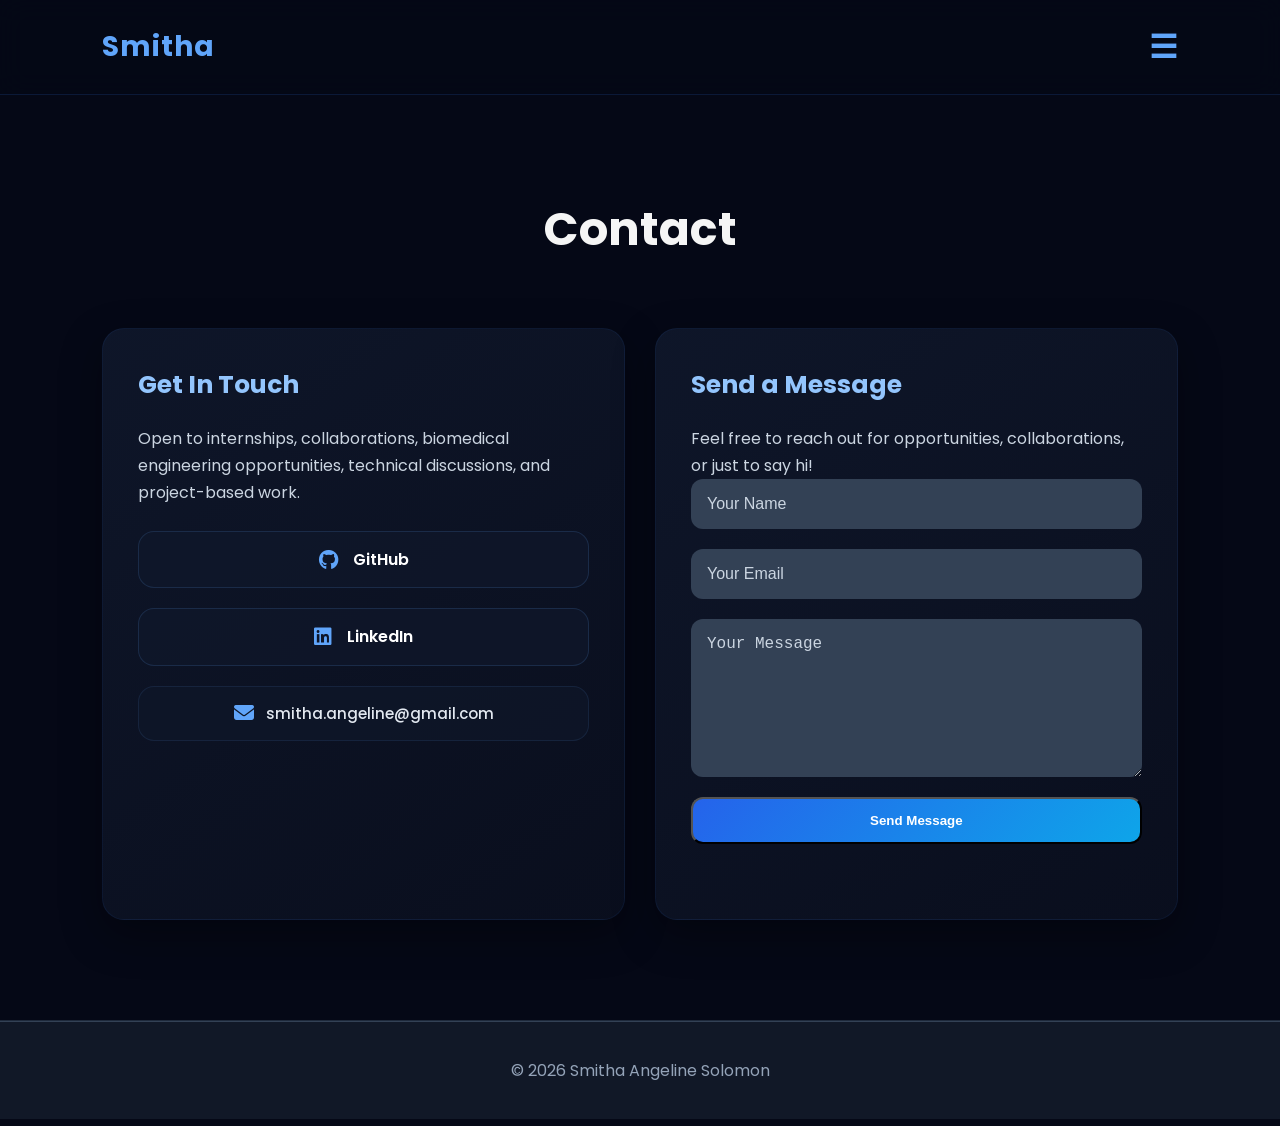
<file: contact.html>
<!DOCTYPE html>
<html lang="en">

<head>

  <meta charset="UTF-8">

  <meta name="viewport" content="width=device-width, initial-scale=1.0">

  <title>
    Contact | Smitha Angeline Solomon
  </title>

  <link
  rel="stylesheet"
  href="https://cdnjs.cloudflare.com/ajax/libs/font-awesome/6.5.1/css/all.min.css"
/>
  <link rel="stylesheet" href="style.css">

</head>

<body>

  <!-- NAVBAR -->

  <nav>

    <div class="logo">
      Smitha
    </div>
    <div class="menu-toggle">

  ☰

</div>

    <ul>
      <li><a href="index.html">Home</a></li>
      <li><a href="about.html">About</a></li>
      <li><a href="academics.html">Academics</a></li>
      <li><a href="projects.html">Projects</a></li>
      <li><a href="skills.html">Skills</a></li>
      <li><a href="competitions.html">Competitions</a></li>
      <li><a href="extracurriculars.html">Extracurriculars</a></li>
      <li><a href="contact.html">Contact</a></li>
    </ul>

  </nav>

  <!-- CONTACT SECTION -->

  <section class="reveal">

    <h1 class="section-title">
      Contact
    </h1>

    <div class="card-container">

      <!-- CONTACT INFO -->

      <div class="card reveal-left">

        <h3>
          Get In Touch
        </h3>

        <p style="margin-bottom: 25px;">
          Open to internships, collaborations, biomedical engineering opportunities, technical discussions, and project-based work.
        </p>

        <div class="contact-links">

          <!-- GITHUB -->
          <a
            href="https://github.com/Smitha-Angeline2000"
            target="_blank"
            class="contact-link"
          >
            <i class="fa-brands fa-github"></i>
            GitHub
          </a>

          <!-- LINKEDIN -->
          <a
            href="https://linkedin.com/in/smithaangelinesolomon"
            target="_blank"
            class="contact-link"
          >
            <i class="fa-brands fa-linkedin"></i>
            LinkedIn
          </a>

          <!-- EMAIL TEXT -->
          <div class="email-display" style="margin-top: 0 !important;">
            <i class="fa-solid fa-envelope"></i>
            smitha.angeline@gmail.com
          </div>

        </div>

      </div>

      <!-- CONTACT FORM -->

      <div class="card reveal-right">

        <h3>
          Send a Message
        </h3>
        <p>
          Feel free to reach out for opportunities, collaborations, or just to say hi!
        </p>
        <form
         id="contact-form"
  action="https://formspree.io/f/xrejnjee"
  method="POST"
>

  <input type="hidden" name="_next" value="thanks.html">

  <!-- NAME -->

  <input
    type="text"
    name="name"
    placeholder="Your Name"
    class="input-field"
    required
  >

  <!-- EMAIL -->

  <input
    type="email"
    name="email"
    placeholder="Your Email"
    class="input-field"
    required
  >

  <!-- MESSAGE -->

  <textarea
    name="message"
    rows="7"
    placeholder="Your Message"
    class="input-field"
    required
  ></textarea>

  

  <!-- BUTTON -->

  <button type="submit" class="btn">

    Send Message

  </button>
  <p id="form-status"></p>
  


</form>

      </div>

    </div>

  </section>

  <!-- FOOTER -->

  <footer>

    <p>
      © 2026 Smitha Angeline Solomon
    </p>

  </footer>

  <script src="script.js"></script>

</body>

</html>
</file>
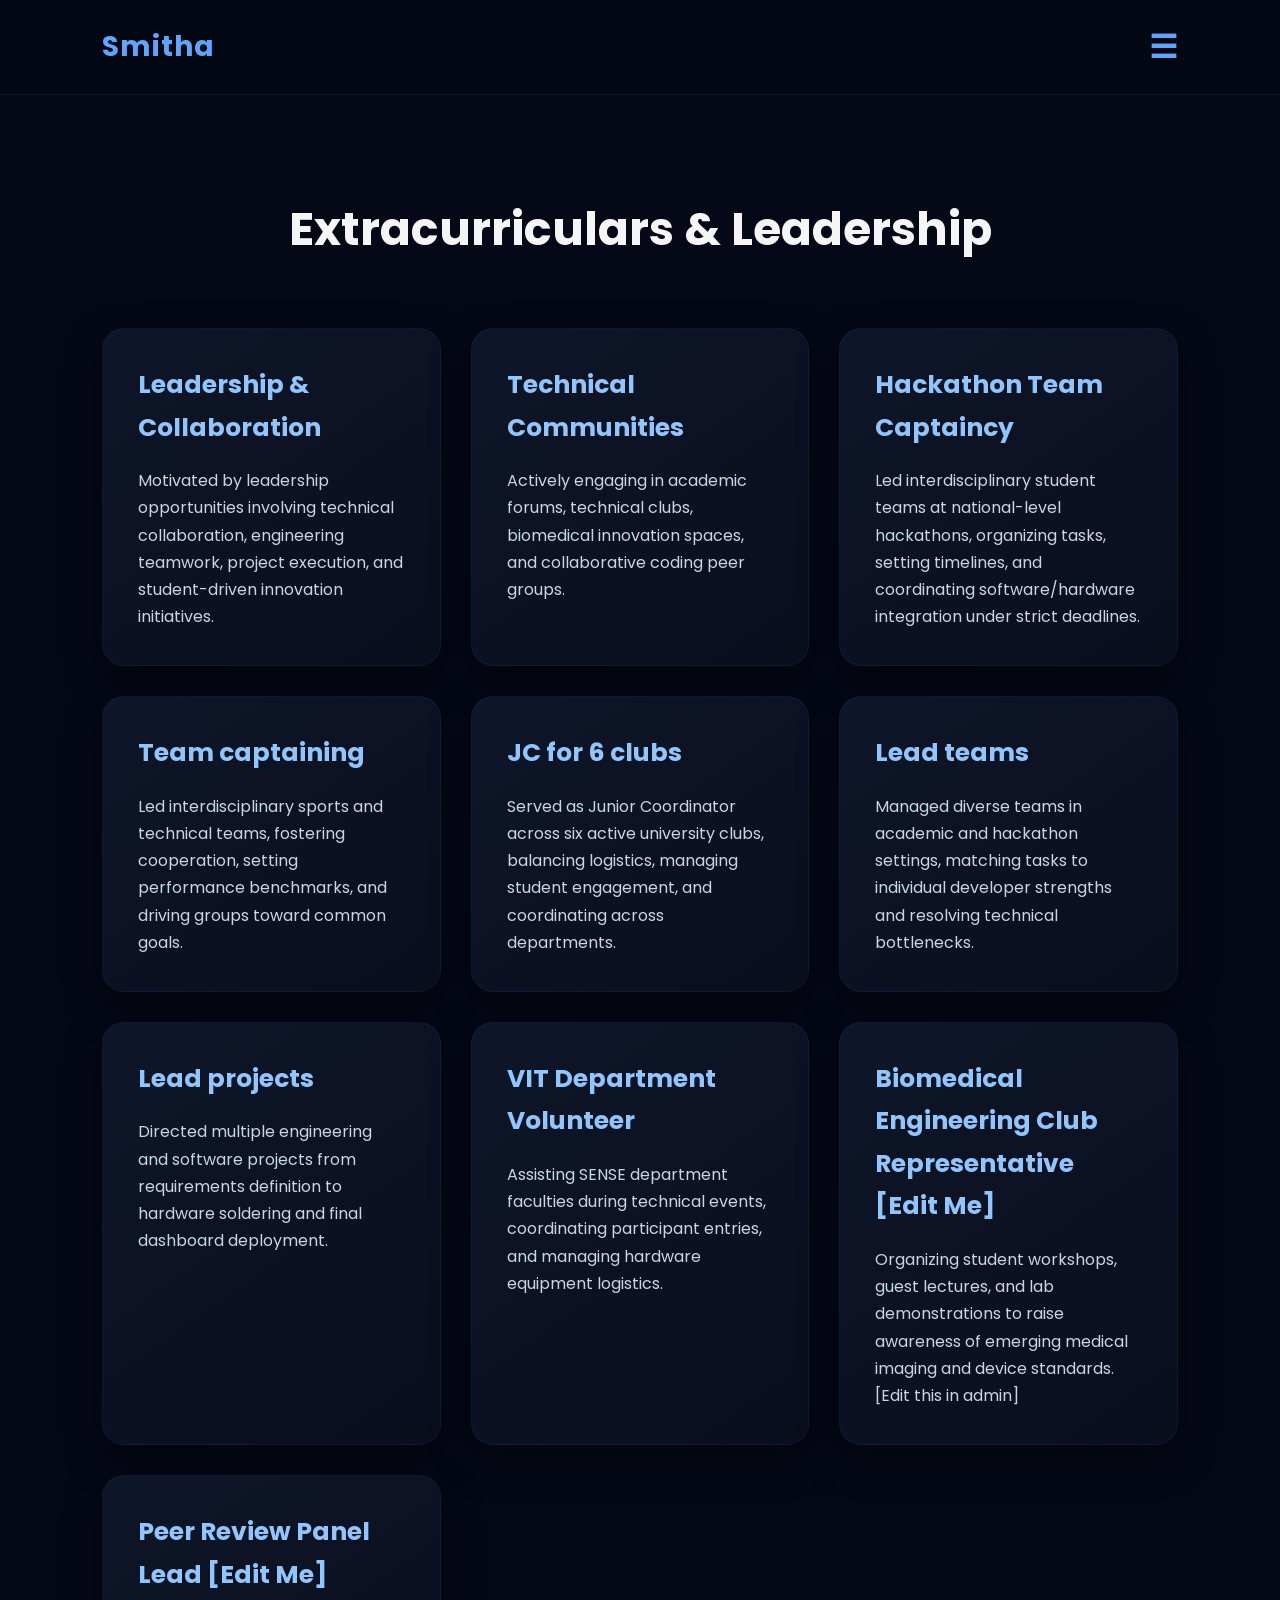
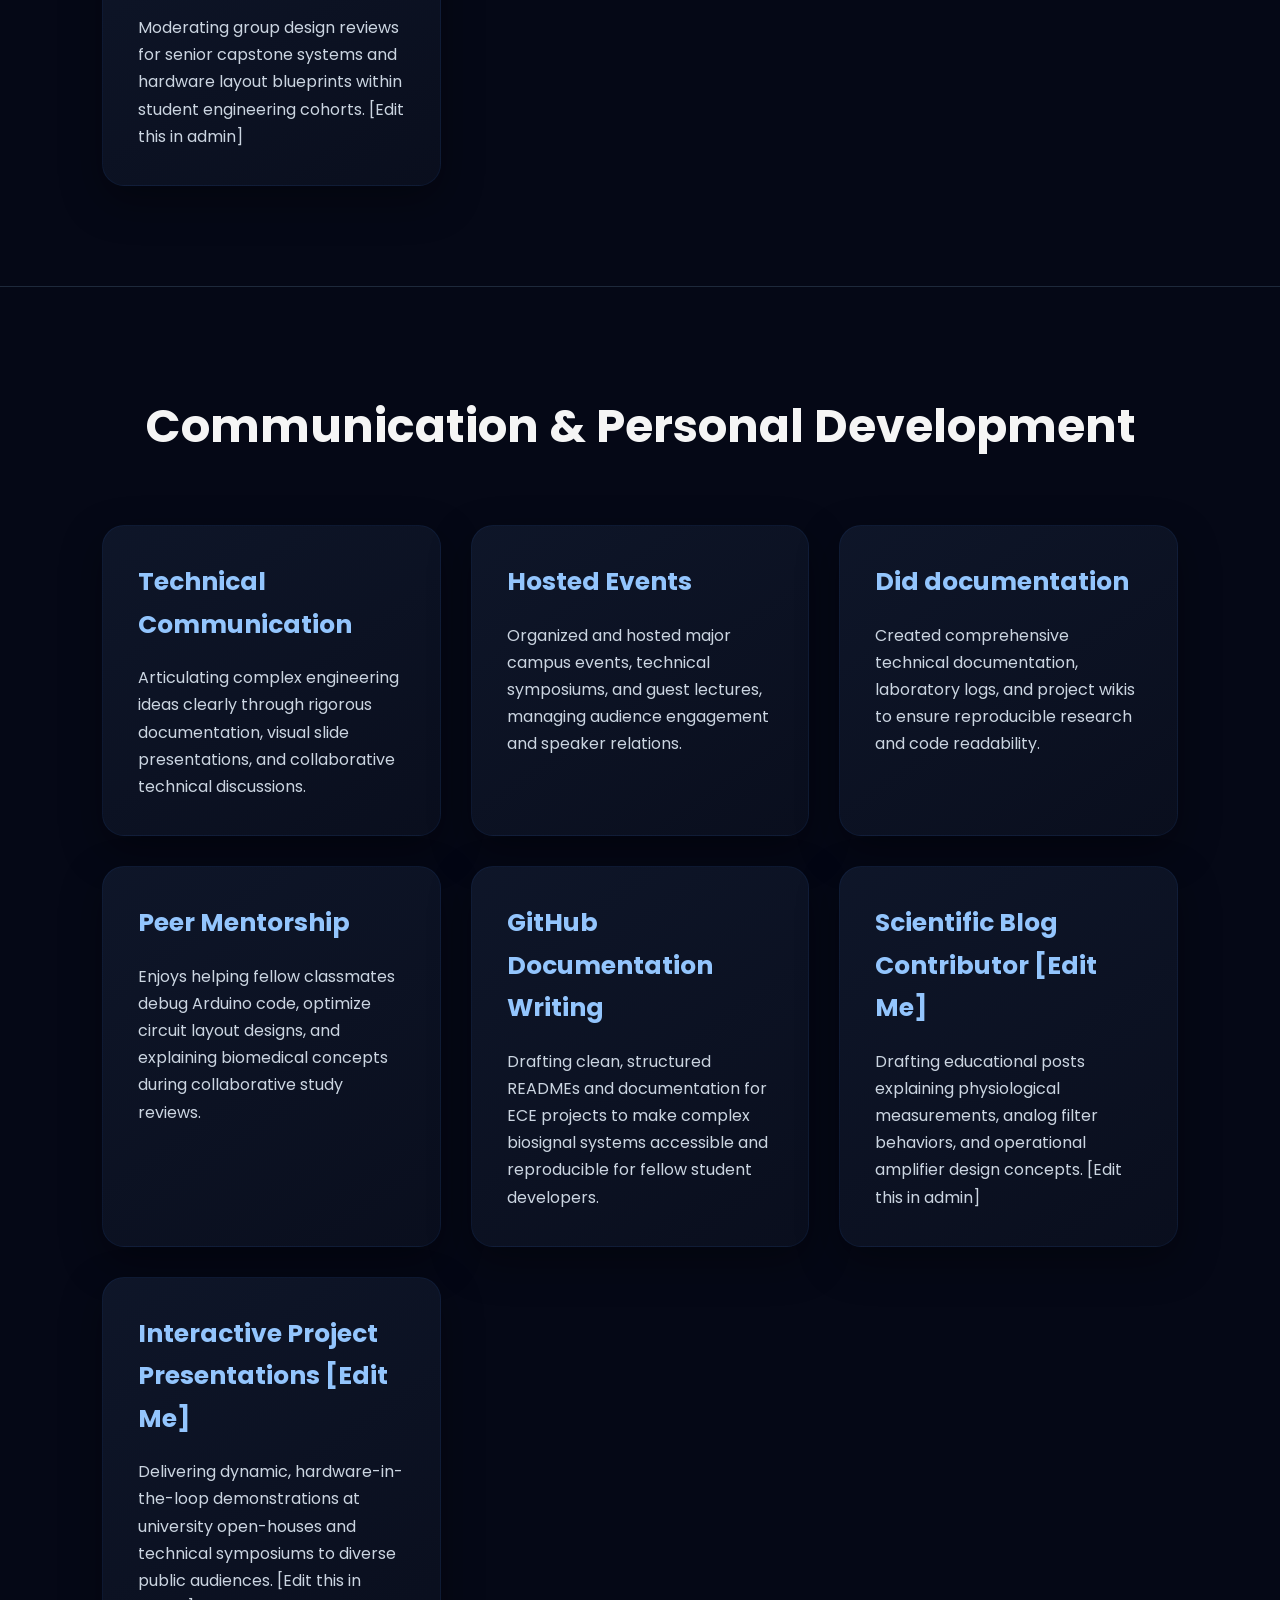
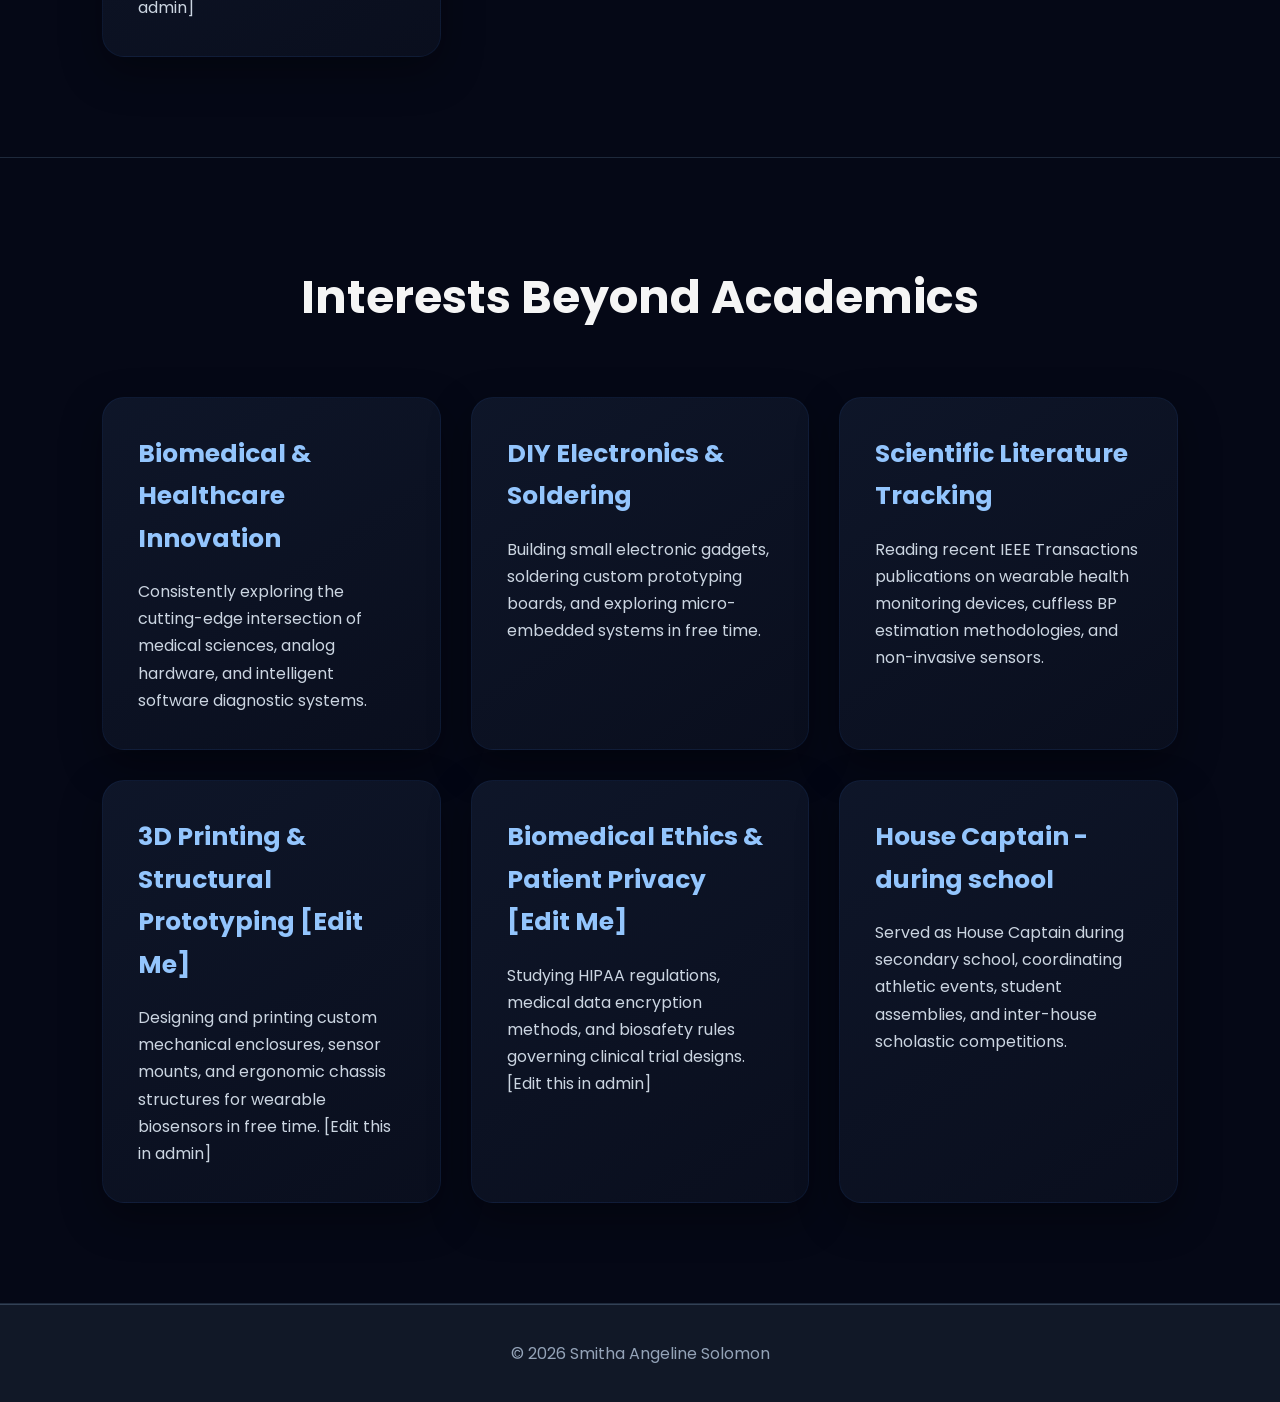
<file: extracurriculars.html>
<!DOCTYPE html>
<html lang="en">

<head>
  <meta charset="UTF-8">
  <meta name="viewport" content="width=device-width, initial-scale=1.0">
  <title>Extracurriculars | Smitha Angeline Solomon</title>
  <link rel="stylesheet" href="https://cdnjs.cloudflare.com/ajax/libs/font-awesome/6.5.1/css/all.min.css" />
  <link rel="stylesheet" href="style.css">
</head>

<body>

  <!-- NAVBAR -->
  <nav>
    <div class="logo">Smitha</div>
    <div class="menu-toggle">☰</div>
    <ul>
      <li><a href="index.html">Home</a></li>
      <li><a href="about.html">About</a></li>
      <li><a href="academics.html">Academics</a></li>
      <li><a href="projects.html">Projects</a></li>
      <li><a href="skills.html">Skills</a></li>
      <li><a href="competitions.html">Competitions</a></li>
      <li><a href="extracurriculars.html">Extracurriculars</a></li>
      <li><a href="contact.html">Contact</a></li>
    </ul>
  </nav>

  <!-- PAGE TITLE -->
  <section class="reveal">
    <h1 class="section-title">Extracurriculars & Leadership</h1>
    <div class="card-container" id="extracurriculars-leadership-container">
      <!-- Dynamically populated leadership cards -->
    </div>
  </section>

  <!-- COMMUNICATION & CREATIVE SECTION -->
  <section class="reveal-left">
    <h2 class="section-title">Communication & Personal Development</h2>
    <div class="card-container" id="extracurriculars-comm-container">
      <!-- Dynamically populated communication cards -->
    </div>
  </section>

  <!-- INTERESTS SECTION -->
  <section class="reveal-scale">
    <h2 class="section-title">Interests Beyond Academics</h2>
    <div class="card-container" id="extracurriculars-interests-container">
      <!-- Dynamically populated interests cards -->
    </div>
  </section>

  <!-- FOOTER -->
  <footer>
    <p>© 2026 Smitha Angeline Solomon</p>
  </footer>

  <script src="script.js"></script>
</body>
</html>
</file>
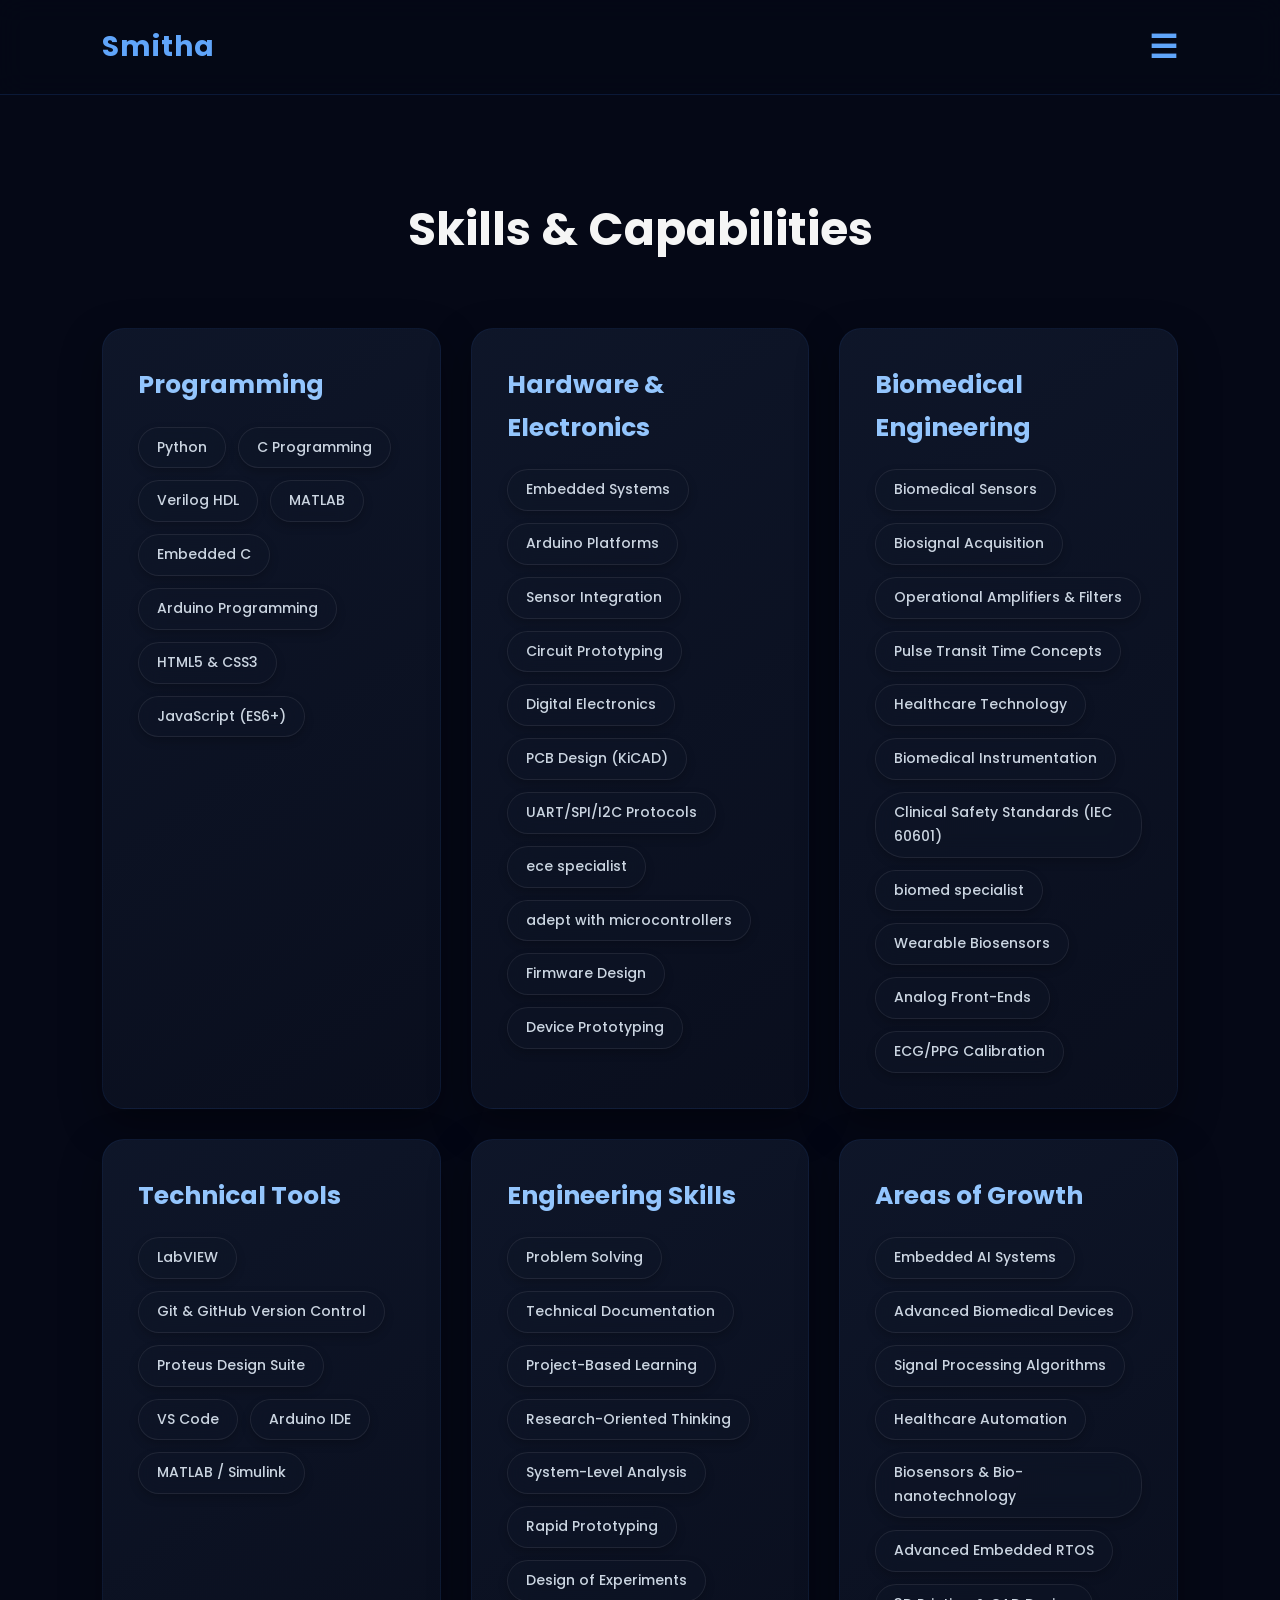
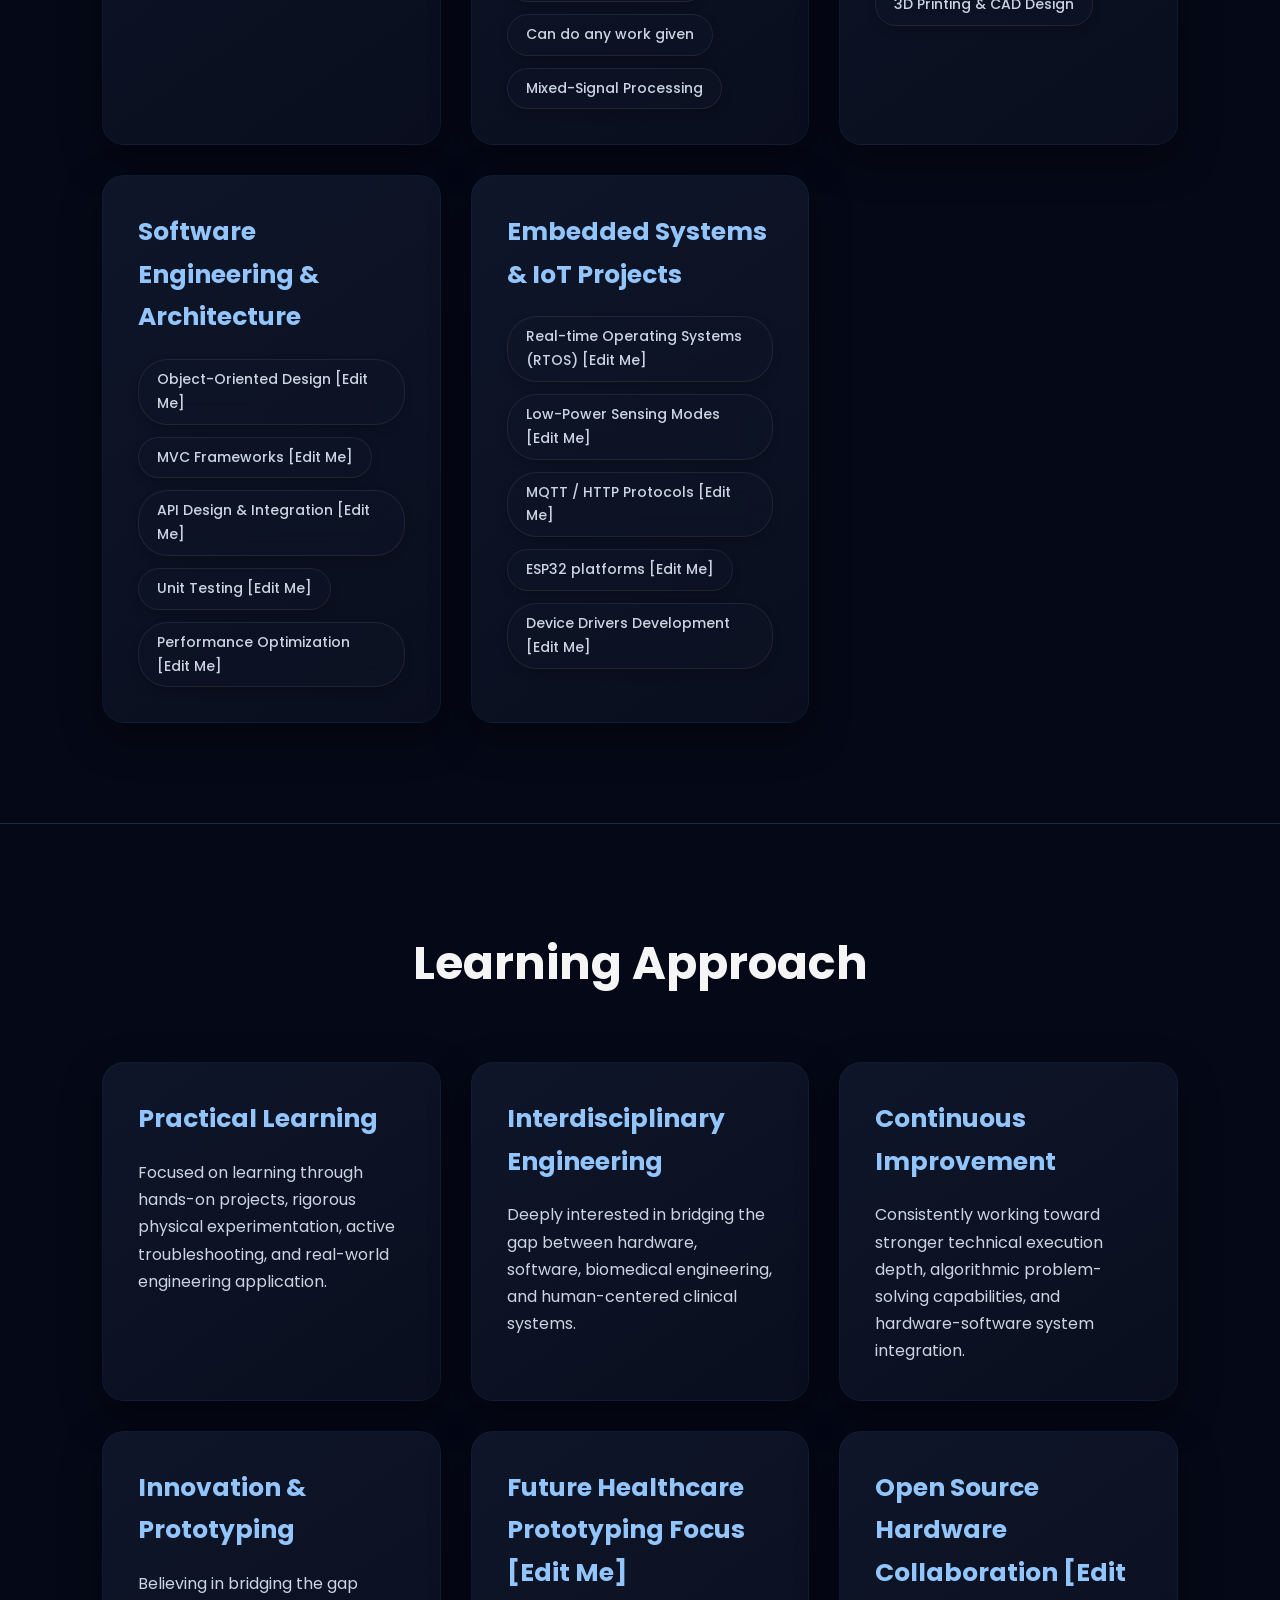
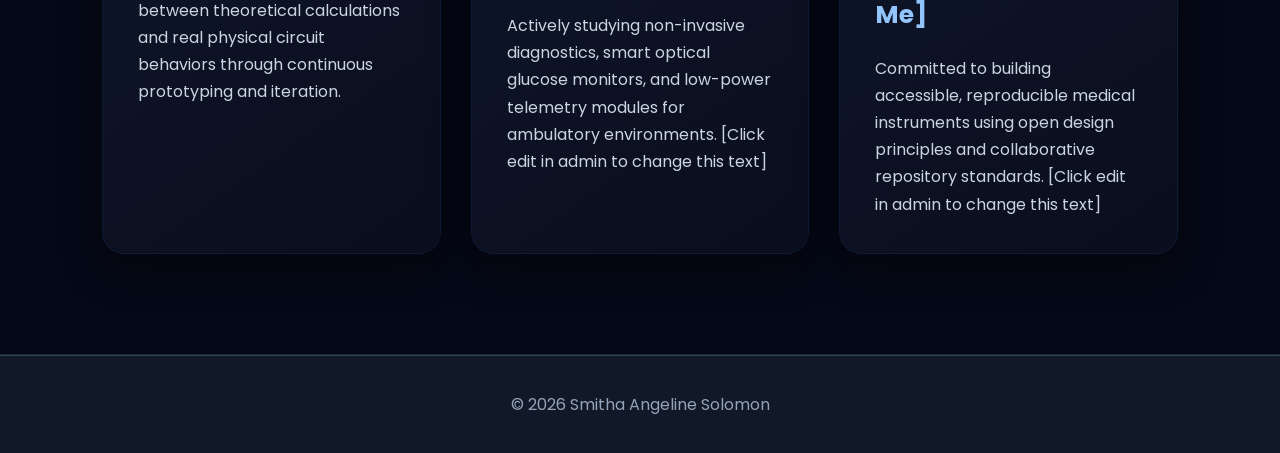
<file: skills.html>
<!DOCTYPE html>
<html lang="en">

<head>
  <meta charset="UTF-8">
  <meta name="viewport" content="width=device-width, initial-scale=1.0">
  <title>Skills | Smitha Angeline Solomon</title>
  <link rel="stylesheet" href="https://cdnjs.cloudflare.com/ajax/libs/font-awesome/6.5.1/css/all.min.css" />
  <link rel="stylesheet" href="style.css">
</head>

<body>

  <!-- NAVBAR -->
  <nav>
    <div class="logo">Smitha</div>
    <div class="menu-toggle">☰</div>
    <ul>
      <li><a href="index.html">Home</a></li>
      <li><a href="about.html">About</a></li>
      <li><a href="academics.html">Academics</a></li>
      <li><a href="projects.html">Projects</a></li>
      <li><a href="skills.html">Skills</a></li>
      <li><a href="competitions.html">Competitions</a></li>
      <li><a href="extracurriculars.html">Extracurriculars</a></li>
      <li><a href="contact.html">Contact</a></li>
    </ul>
  </nav>

  <!-- PAGE TITLE -->
  <section class="reveal">
    <h1 class="section-title">Skills & Capabilities</h1>
    <div class="card-container" id="skills-list-container">
      <!-- Dynamically generated with categorized tag bubbles from localStorage -->
    </div>
  </section>

  <!-- LEARNING PHILOSOPHY -->
  <section class="reveal-scale">
    <h2 class="section-title">Learning Approach</h2>
    <div class="card-container" id="philosophy-container">
      <!-- Dynamically loaded philosophy cards from localStorage -->
    </div>
  </section>

  <!-- FOOTER -->
  <footer>
    <p>© 2026 Smitha Angeline Solomon</p>
  </footer>

  <script src="script.js"></script>
</body>
</html>
</file>
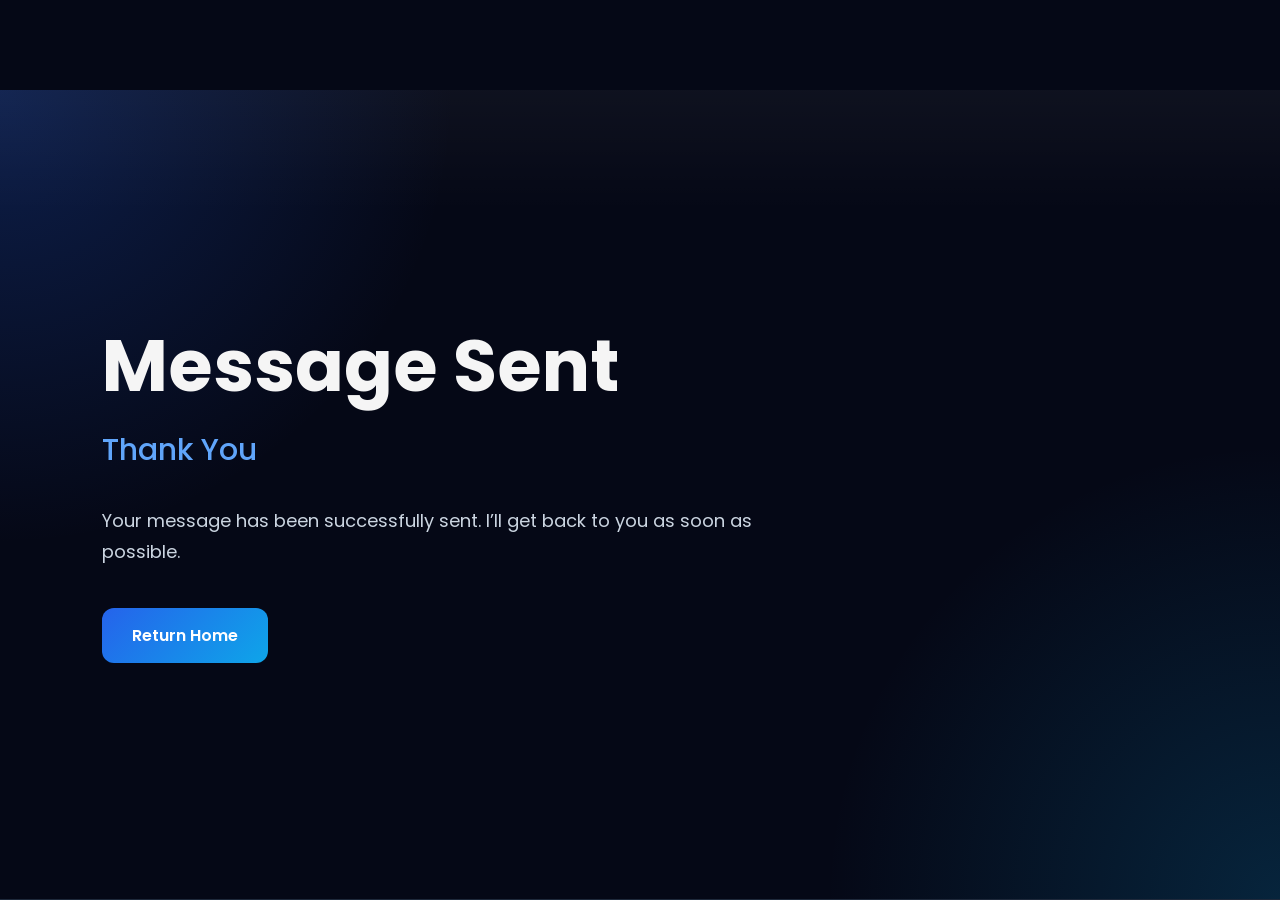
<file: thanks.html>
<!DOCTYPE html>
<html lang="en">

<head>

  <meta charset="UTF-8">

  <meta name="viewport" content="width=device-width, initial-scale=1.0">

  <title>
    Message Sent
  </title>

  <link
  rel="stylesheet"
  href="https://cdnjs.cloudflare.com/ajax/libs/font-awesome/6.5.1/css/all.min.css"
/>

  <link rel="stylesheet" href="style.css">

</head>

<body>

  <section class="hero">

    <div class="hero-text">

      <h1>
        Message Sent
      </h1>

      <h2>
        Thank You
      </h2>

      <p>
        Your message has been successfully sent. I’ll get back to you as soon as possible.
      </p>

      <div class="hero-buttons">

        <a href="index.html" class="btn">

          Return Home

        </a>

      </div>

    </div>

  </section>

</body>

</html>
</file>
<file: style.css>
@import url('https://fonts.googleapis.com/css2?family=Poppins:wght@300;400;500;600;700&display=swap');

/* ========================================= */
/* GLOBAL RESET */
/* ========================================= */

* {
  margin: 0;
  padding: 0;
  box-sizing: border-box;
}

/* ========================================= */
/* BODY */
/* ========================================= */

body {
  background: #050816;

  color: #f5f5f5;

  font-family: 'Poppins', sans-serif;

  line-height: 1.7;

  overflow-x: hidden;

  padding-top: 90px;
}

/* ========================================= */
/* NAVBAR */
/* ========================================= */

nav {
  width: 100%;

  background: rgba(5, 8, 22, 0.88);

  backdrop-filter: blur(14px);

  border-bottom: 1px solid rgba(59, 130, 246, 0.15);

  display: flex;
  justify-content: space-between;
  align-items: center;

  padding: 20px 8%;

  position: fixed;
  top: 0;
  left: 0;

  z-index: 1000;
}

.logo {
  font-size: 28px;
  font-weight: 700;

  color: #60a5fa;

  letter-spacing: 1px;
}

nav ul {
  display: flex;

  align-items: center;

  gap: 25px;

  list-style: none;

  flex-wrap: wrap;
}

nav ul li a {
  text-decoration: none;

  color: white;

  font-size: 15px;
  font-weight: 500;

  transition: 0.3s ease;
}

nav ul li a:hover {
  color: #22d3ee;
}

/* ========================================= */
/* HERO SECTION */
/* ========================================= */

.hero {
  min-height: 90vh;

  display: flex;
  justify-content: space-between;
  align-items: center;

  gap: 80px;

  padding: 100px 8%;

  background:
    radial-gradient(circle at top left, rgba(37, 99, 235, 0.25), transparent 30%),
    radial-gradient(circle at bottom right, rgba(14, 165, 233, 0.18), transparent 30%),
    linear-gradient(to bottom, rgba(255,255,255,0.04), transparent 15%),
    #050816;
}

.hero-text {
  flex: 1;
}

.hero-text h1 {
  font-size: 72px;

  line-height: 1.1;

  margin-bottom: 20px;
}

.hero-text h2 {
  color: #60a5fa;

  font-size: 30px;

  margin-bottom: 30px;

  font-weight: 500;
}

.hero-text p {
  color: #cbd5e1;

  font-size: 18px;

  max-width: 700px;

  margin-bottom: 40px;
}

/* ========================================= */
/* HERO BUTTONS */
/* ========================================= */

.hero-buttons {
  display: flex;
  gap: 20px;

  flex-wrap: wrap;
}

.btn,
.btn-secondary {
  padding: 14px 30px;

  border-radius: 12px;

  text-decoration: none;

  font-weight: 600;

  transition: 0.3s ease;
}

.btn {
  background: linear-gradient(
    135deg,
    #2563eb,
    #0ea5e9
  );

  color: white;
}

.btn:hover {
  transform: translateY(-5px);

  box-shadow:
    0 15px 35px rgba(37, 99, 235, 0.35);
}

.btn-secondary {
  border: 2px solid #22d3ee;
  color: #22d3ee;
}

.btn-secondary:hover {
  background-color: #22d3ee;
  color: black;

  transform: translateY(-5px);
}

/* ========================================= */
/* HERO IMAGE */
/* ========================================= */

.hero-image {
  flex: 1;

  display: flex;
  justify-content: center;
  align-items: center;

  position: relative;
  overflow: visible;
}

/* ========================================= */
/* MOVING GLOW */
/* ========================================= */

.profile-glow {
  position: absolute;

  width: 420px;
  height: 420px;

  border-radius: 50%;

  background:
    radial-gradient(
      circle,
      rgba(37, 99, 235, 0.35),
      rgba(14, 165, 233, 0.12),
      transparent 70%
    );

  filter: blur(30px);

  z-index: 0;

  transition:
    transform 0.15s ease-out,
    opacity 0.3s ease;
}

/* ========================================= */
/* PROFILE IMAGE */
/* ========================================= */

.hero-image img {
  width: 360px;
  height: 360px;

  object-fit: cover;
  object-position: center;

  border-radius: 50%;

  border: 2px solid rgba(96, 165, 250, 0.4);

  box-shadow:
    0 20px 60px rgba(37, 99, 235, 0.18),
    0 0 40px rgba(14, 165, 233, 0.08);

  transition: 0.4s ease;

  position: relative;

  z-index: 2;
}

.hero-image img:hover {
  transform: scale(1.03);
}

.hero-image img {
  width: 360px;
  height: 360px;

  object-fit: cover;
  object-position: center;

  border-radius: 50%;

  border: 2px solid rgba(96, 165, 250, 0.4);

  box-shadow:
    0 20px 60px rgba(37, 99, 235, 0.18),
    0 0 40px rgba(14, 165, 233, 0.08);

  transition: 0.4s ease;
}

/* ========================================= */
/* GENERAL SECTIONS */
/* ========================================= */

section {
  padding: 100px 8%;

  border-bottom: 1px solid #1e293b;
}

.section-title {
  text-align: center;

  font-size: 46px;

  margin-bottom: 60px;
}

/* ========================================= */
/* PROJECT IMAGE */
/* ========================================= */

.project-image {
  width: 100%;
  height: 220px;

  object-fit: cover;

  border-radius: 14px;

  margin-bottom: 20px;

  border: 1px solid #334155;
}

/* ========================================= */
/* PROJECT LINKS */
/* ========================================= */

.project-links {
  margin-top: 25px;

  display: flex;
  gap: 15px;

  flex-wrap: wrap;
}

/* ========================================= */
/* GITHUB BUTTON */
/* ========================================= */

.github-btn {
  display: flex;
  align-items: center;
  gap: 10px;

  background-color: #0f172a;

  padding: 12px 18px;

  border-radius: 12px;

  text-decoration: none;

  color: white;

  font-weight: 500;

  border: 1px solid #334155;

  transition: 0.3s ease;
}

.github-btn:hover {
  border-color: #22d3ee;

  transform: translateY(-3px);
}

/* ========================================= */
/* GITHUB ICON */
/* ========================================= */

.github-btn {
  display: inline-flex;

  align-items: center;
  justify-content: center;

  gap: 12px;

  background: rgba(15, 23, 42, 0.9);

  padding: 14px 20px;

  border-radius: 14px;

  text-decoration: none;

  color: white;

  font-weight: 600;

  border: 1px solid rgba(59, 130, 246, 0.15);

  transition: 0.3s ease;
}
.github-btn:hover {
  background: rgba(30, 41, 59, 0.95);

  border-color: rgba(96, 165, 250, 0.4);

  transform: translateY(-4px);

  box-shadow:
    0 10px 25px rgba(37, 99, 235, 0.15);
}

.github-icon {
  width: 22px;
  height: 22px;

  display: flex;
  align-items: center;
  justify-content: center;

  color: white;

  flex-shrink: 0;
}

.github-icon svg {
  width: 100%;
  height: 100%;
}

/* ========================================= */
/* CARD LAYOUT */
/* ========================================= */

.card-container {
  display: grid;

  grid-template-columns: repeat(auto-fit, minmax(300px, 1fr));

  gap: 30px;
}

/* ========================================= */
/* CARDS */
/* ========================================= */

.card,
.project-card {
  background:
    linear-gradient(
      145deg,
      rgba(15, 23, 42, 0.95),
      rgba(10, 15, 30, 0.95)
    );

  border: 1px solid rgba(59, 130, 246, 0.08);

  padding: 35px;

  border-radius: 22px;

  transition: all 0.35s ease;

  box-shadow:
    0 15px 40px rgba(0,0,0,0.35);

  opacity: 1;
  transform: translateY(0);
}

.card.show,
.project-card.show {
  opacity: 1;
  transform: translateY(0);
}

.card:hover,
.project-card:hover {
  transform: translateY(-10px);

  border-color: rgba(96, 165, 250, 0.35);

  box-shadow:
    0 20px 50px rgba(37, 99, 235, 0.12);
}

.card h3,
.project-card h3 {
  color: #93c5fd;

  margin-bottom: 18px;

  font-size: 25px;
}

.card p,
.project-card p,
.card li,
.project-card li {
  color: #cbd5e1;
}

/* ========================================= */
/* PROJECT IMAGES */
/* ========================================= */

.project-card img {
  width: 100%;

  border-radius: 14px;

  margin-bottom: 20px;
}

/* ========================================= */
/* LISTS */
/* ========================================= */

.skills-list,
.course-list {
  padding-left: 20px;
}

.skills-list li,
.course-list li {
  margin-bottom: 12px;
}

/* ========================================= */
/* CONTACT FORM */
/* ========================================= */

form {
  display: flex;
  flex-direction: column;

  gap: 20px;
}

.input-field {
  width: 100%;

  padding: 16px;

  border: none;
  border-radius: 12px;

  background-color: #334155;

  color: white;

  font-size: 16px;

  outline: none;
}

.input-field::placeholder {
  color: #cbd5e1;
}

textarea {
  resize: vertical;
}

/* ========================================= */
/* FOOTER */
/* ========================================= */

footer {
  text-align: center;

  padding: 35px;

  background-color: #111827;

  border-top: 1px solid #334155;
}

footer p {
  color: #94a3b8;
}

/* ========================================= */
/* SCROLL BUTTON */
/* ========================================= */

#scrollTopBtn {
  position: fixed;

  bottom: 30px;
  right: 30px;

  width: 55px;
  height: 55px;

  border-radius: 50%;

  border: none;

  background-color: #22d3ee;

  color: black;

  font-size: 24px;
  font-weight: bold;

  cursor: pointer;

  display: none;

  transition: 0.3s ease;

  z-index: 1000;
}

#scrollTopBtn:hover {
  transform: scale(1.1);
}

/* ========================================= */
/* RESPONSIVE DESIGN */
/* ========================================= */

@media (max-width: 1000px) {

  .hero {
    flex-direction: column;

    text-align: center;
  }

  .hero-buttons {
    justify-content: center;
  }

  .hero-text h1 {
    font-size: 52px;
  }

  .hero-text h2 {
    font-size: 26px;
  }

  .hero-image img {
    width: 280px;
    height: 280px;
  }

}

@media (max-width: 750px) {

  nav {
    flex-direction: column;

    gap: 20px;
  }

  nav ul {
    justify-content: center;
  }

  .hero-text h1 {
    font-size: 42px;
  }

  .section-title {
    font-size: 36px;
  }

  .card,
  .project-card {
    padding: 28px;
  }

}
/* ========================================= */
/* ORBIT RINGS */
/* ========================================= */

.orbit {
  position: absolute;

  border-radius: 50%;

  border: 1px solid rgba(96, 165, 250, 0.15);

  z-index: 1;

  animation: rotateOrbit linear infinite;
}

/* RING 1 */

.orbit1 {
  width: 430px;
  height: 430px;

  animation-duration: 18s;
}

/* RING 2 */

.orbit2 {
  width: 500px;
  height: 500px;

  animation-duration: 24s;

  transform: rotateX(70deg);
}

/* RING 3 */

.orbit3 {
  width: 570px;
  height: 570px;

  animation-duration: 30s;

  transform: rotateY(70deg);
}



/* ========================================= */
/* ORBIT ANIMATION */
/* ========================================= */

@keyframes rotateOrbit {

  from {
    transform: rotate(0deg);
  }

  to {
    transform: rotate(360deg);
  }

}

/* ========================================= */
/* PARTICLE BASE */
/* ========================================= */

.orbit {
  position: absolute;

  border-radius: 50%;

  border: 1px solid rgba(96, 165, 250, 0.15);

  display: flex;
  justify-content: center;
  align-items: center;

  animation: rotateOrbit linear infinite;
}

/* ========================================= */
/* PARTICLES INSIDE RINGS */
/* ========================================= */

.orbit::before {
  content: "";

  position: absolute;

  top: -5px;

  width: 10px;
  height: 10px;

  border-radius: 50%;

  background: #60a5fa;

  box-shadow:
    0 0 15px rgba(96, 165, 250, 0.9);
}

/* ========================================= */
/* RING 1 */
/* ========================================= */

.orbit1 {
  width: 430px;
  height: 430px;

  animation-duration: 12s;
}

/* ========================================= */
/* RING 2 */
/* ========================================= */

.orbit2 {
  width: 500px;
  height: 500px;

  animation-duration: 18s;

  animation-direction: reverse;
}

/* ========================================= */
/* RING 3 */
/* ========================================= */

.orbit3 {
  width: 570px;
  height: 570px;

  animation-duration: 24s;
}

/* ========================================= */
/* MOBILE NAVIGATION */
/* ========================================= */

@media screen and (max-width: 768px) {

  nav {
    padding: 18px 6%;

    flex-direction: row;
  }

  .menu-toggle {
    display: block;
  }

  nav ul {
    position: absolute;

    top: 100%;

    left: 0;

    width: 100%;

    background: rgba(5, 8, 22, 0.98);

    backdrop-filter: blur(12px);

    flex-direction: column;

    gap: 25px;

    padding: 30px 0;

    display: none;
  }

  nav ul.active {
    display: flex;
  }

  nav ul li a {
    font-size: 18px;
  }

  /* HERO */

  .hero {
  flex-direction: column;

  text-align: center;

  gap: 90px;

  padding-top: 60px;
}

  .hero-text h1 {
    font-size: 42px;

    line-height: 1.1;
  }

  .hero-text h2 {
    font-size: 22px;
  }

  .hero-text p {
    font-size: 16px;
  }

  .hero-buttons {
    justify-content: center;
  }

  /* PROFILE IMAGE */

  .hero-image img {
    width: 200px;
    height: 200px;
  }

  /* ORBITS */

  .orbit1 {
  width: 250px;
  height: 250px;
}

  .orbit2 {
  width: 300px;
  height: 300px;
}

  .orbit3 {
  width: 350px;
  height: 350px;
}

  .profile-glow {
    width: 280px;
    height: 280px;
  }

}
/* ========================================= */
/* HAMBURGER MENU */
/* ========================================= */

.menu-toggle {
  display: block;

  font-size: 34px;

  font-weight: 700;

  color: #60a5fa;

  cursor: pointer;

  z-index: 2000;

  user-select: none;
}
/* ========================================= */
/* ACADEMIC CARDS */
/* ========================================= */

.academic-card {

  position: relative;

  overflow: hidden;

  background:
    linear-gradient(
      145deg,
      rgba(15, 23, 42, 0.98),
      rgba(5, 10, 25, 0.98)
    );

  border: 1px solid rgba(96, 165, 250, 0.12);

  border-radius: 28px;

  padding: 40px;

  transition: 0.4s ease;

  box-shadow:
    0 20px 50px rgba(0,0,0,0.35);

}

.academic-card:hover {

  transform: translateY(-10px);

  border-color: rgba(96, 165, 250, 0.35);

  box-shadow:
    0 25px 60px rgba(37, 99, 235, 0.16);

}

/* ========================================= */
/* SMALL TOP LABEL */
/* ========================================= */

.academic-top {

  color: #60a5fa;

  font-size: 14px;

  letter-spacing: 2px;

  font-weight: 600;

  margin-bottom: 18px;
}

/* ========================================= */
/* TITLE */
/* ========================================= */

.academic-card h3 {

  font-size: 42px;

  color: white;

  margin-bottom: 25px;

  line-height: 1.1;
}

/* ========================================= */
/* DESCRIPTION */
/* ========================================= */

.academic-card p {

  color: #cbd5e1;

  font-size: 17px;

  line-height: 1.8;

  margin-bottom: 40px;
}

/* ========================================= */
/* GLOWING SCORE */
/* ========================================= */

.glow-score {

  font-size: clamp(52px, 5vw, 68px);

  font-weight: 700;

  line-height: 1;

  background:
    linear-gradient(
      180deg,
      #ffffff,
      #93c5fd
    );

  background-clip: text;

  -webkit-background-clip: text;
  -webkit-text-fill-color: transparent;

  color: transparent;

  text-shadow:
    0 0 12px rgba(96, 165, 250, 0.35),
    0 0 28px rgba(37, 99, 235, 0.18);

  margin-bottom: 12px;
}



/* ========================================= */
/* SCORE LABEL */
/* ========================================= */

.score-subtext {

  color: #60a5fa;

  font-size: 18px;

  font-weight: 500;
}

/* ========================================= */
/* MOBILE */
/* ========================================= */

@media screen and (max-width: 768px) {

  .academic-card {

    padding: 30px;
  }

  .academic-card h3 {

    font-size: 34px;
  }

  .glow-score {

    font-size: 72px;
  }

}

#form-status {

  margin-top: 20px;

  font-size: 16px;

  font-weight: 500;
}

.contact-link {

  display: flex;

  align-items: center;

  gap: 12px;

  padding: 14px 24px;

  border-radius: 16px;

  text-decoration: none;

  color: white;

  font-weight: 600;

  background:
    rgba(15, 23, 42, 0.95);

  border:
    1px solid rgba(96, 165, 250, 0.15);

  transition: 0.3s ease;
}

.contact-link:hover {

  transform: translateY(-4px);

  border-color:
    rgba(96, 165, 250, 0.4);

  box-shadow:
    0 10px 25px rgba(37, 99, 235, 0.15);
}

.contact-link i {

  font-size: 20px;

  color: #60a5fa;
}

/* ========================================= */
/* EMAIL DISPLAY */
/* ========================================= */

.email-display {

  margin-top: 30px;

  display: flex;

  align-items: center;

  gap: 12px;

  font-size: 18px;

  color: #cbd5e1;

  font-weight: 500;
}

.email-display i {

  color: #60a5fa;

  font-size: 20px;
}

/* ========================================= */
/* HOMEPAGE LAYOUT */
/* ========================================= */

.homepage-container,
.section-heading {
  max-width: 1100px;
  margin: auto;
}

.section-tag {
  color: #60a5fa;

  font-size: 14px;

  letter-spacing: 2px;

  font-weight: 600;

  margin-bottom: 18px;
}

.section-heading h2,
.homepage-summary h2 {
  font-size: 48px;

  margin-bottom: 30px;

  color: white;
}

.homepage-summary p {
  color: #cbd5e1;

  font-size: 18px;

  line-height: 2;

  margin-bottom: 25px;

  max-width: 950px;
}

/* ========================================= */
/* QUICK ACADEMICS */
/* ========================================= */

.quick-academic-grid {
  display: grid;

  grid-template-columns: repeat(auto-fit, minmax(240px, 1fr));

  gap: 25px;

  margin-top: 50px;
}

.quick-academic-card {
  background:
    linear-gradient(
      145deg,
      rgba(15, 23, 42, 0.95),
      rgba(10, 15, 30, 0.95)
    );

  border:
    1px solid rgba(96, 165, 250, 0.12);

  border-radius: 24px;

  padding: 35px;

  text-align: center;

  transition: 0.3s ease;
}

.quick-academic-card:hover {
  transform: translateY(-8px);

  border-color:
    rgba(96, 165, 250, 0.35);
}

.quick-score {
  font-size: 56px;

  font-weight: 700;

  margin: 20px 0;

  color: #93c5fd;

  text-shadow:
    0 0 18px rgba(96, 165, 250, 0.3);
}

/* ========================================= */
/* FEATURED PROJECTS */
/* ========================================= */

.featured-grid {
  display: grid;

  grid-template-columns: repeat(auto-fit, minmax(320px, 1fr));

  gap: 30px;

  margin-top: 50px;
}

.featured-card {
  background:
    linear-gradient(
      145deg,
      rgba(15, 23, 42, 0.95),
      rgba(10, 15, 30, 0.95)
    );

  border:
    1px solid rgba(96, 165, 250, 0.12);

  border-radius: 24px;

  overflow: hidden;

  transition: 0.3s ease;
}

.featured-card:hover {
  transform: translateY(-10px);

  border-color:
    rgba(96, 165, 250, 0.35);
}

.featured-card img {
  width: 100%;
  height: 220px;

  object-fit: cover;
}

.featured-card h3 {
  padding: 25px 25px 10px;

  color: white;

  font-size: 24px;
}

.featured-card p {
  padding: 0 25px;

  color: #cbd5e1;

  margin-bottom: 25px;
}

.featured-btn {
  margin: 0 25px 25px;

  display: inline-flex;

  align-items: center;

  gap: 10px;

  padding: 12px 20px;

  border-radius: 14px;

  text-decoration: none;

  color: white;

  border:
    1px solid rgba(96, 165, 250, 0.15);

  transition: 0.3s ease;
}

.featured-btn:hover {
  transform: translateY(-4px);

  border-color:
    rgba(96, 165, 250, 0.35);
}

/* ========================================= */
/* INTERESTS */
/* ========================================= */

.interests-grid {
  display: flex;

  flex-wrap: wrap;

  gap: 18px;

  margin-top: 50px;
}

.interest-pill {
  padding: 14px 22px;

  border-radius: 999px;

  background:
    rgba(15, 23, 42, 0.95);

  border:
    1px solid rgba(96, 165, 250, 0.12);

  color: #cbd5e1;

  transition: 0.3s ease;
}

.interest-pill:hover {
  transform: translateY(-4px);

  border-color:
    rgba(96, 165, 250, 0.35);

  color: white;
}

/* ========================================= */
/* BASE SCROLL ANIMATIONS */
/* ========================================= */

.reveal {
  opacity: 0;

  transform: translateY(60px);

  transition:
    opacity 1s ease,
    transform 1s ease;
}

.reveal.active {
  opacity: 1;

  transform: translateY(0);
}

.reveal-left {
  opacity: 0;

  transform: translateX(-80px);

  transition:
    opacity 1s ease,
    transform 1s ease;
}

.reveal-left.active {
  opacity: 1;

  transform: translateX(0);
}

.reveal-right {
  opacity: 0;

  transform: translateX(80px);

  transition:
    opacity 1s ease,
    transform 1s ease;
}

.reveal-right.active {
  opacity: 1;

  transform: translateX(0);
}

.reveal-scale {
  opacity: 0;

  transform: scale(0.85);

  transition:
    opacity 1s ease,
    transform 1s ease;
}

.reveal-scale.active {
  opacity: 1;

  transform: scale(1);
}

.interest-pill {

  animation:
    floatPill 4s ease-in-out infinite;
}

.interest-pill:nth-child(2n) {

  animation-delay: 1s;
}

.interest-pill:nth-child(3n) {

  animation-delay: 2s;
}

@keyframes floatPill {

  0% {
    transform: translateY(0px);
  }

  50% {
    transform: translateY(-6px);
  }

  100% {
    transform: translateY(0px);
  }

}

/* ========================================= */
/* COMPETITIONS HERO */
/* ========================================= */

.competition-hero {

  max-width: 1100px;

  margin: auto;

  padding: 140px 8% 80px;
}

.competition-hero h1 {

  font-size: 64px;

  line-height: 1.1;

  margin-bottom: 30px;
}

.competition-hero p {

  max-width: 850px;

  font-size: 18px;

  line-height: 2;

  color: #cbd5e1;
}

/* ========================================= */
/* TIMELINE SECTION */
/* ========================================= */

.timeline-section {

  position: relative;

  max-width: 1400px;

  margin: auto;

  padding: 100px 8%;
}

.timeline-line {

  position: absolute;

  top: 0;
  bottom: 0;

  left: 50%;

  width: 4px;

  background:
    linear-gradient(
      to bottom,
      rgba(96,165,250,0),
      rgba(96,165,250,0.6),
      rgba(96,165,250,0)
    );

  transform: translateX(-50%);
}

.timeline-node {

  position: relative;

  width: 50%;

  padding: 40px;
}

.timeline-node.left {
  left: 0;
}

.timeline-node.right {
  left: 50%;
}

.timeline-dot {

  position: absolute;

  top: 80px;

  width: 18px;
  height: 18px;

  background: #60a5fa;

  border-radius: 50%;

  box-shadow:
    0 0 20px rgba(96,165,250,0.9);

  z-index: 10;
}

.timeline-node.left .timeline-dot {
  right: -9px;
}

.timeline-node.right .timeline-dot {
  left: -9px;
}
/* ========================================= */
/* TIMELINE CARD */
/* ========================================= */

.timeline-card {

  background:
    linear-gradient(
      145deg,
      rgba(15,23,42,0.96),
      rgba(5,10,25,0.96)
    );

  border:
    1px solid rgba(96,165,250,0.12);

  border-radius: 28px;

  overflow: hidden;

  transition: 0.4s ease;
}

.timeline-card:hover {

  transform: translateY(-10px);

  border-color:
    rgba(96,165,250,0.35);

  box-shadow:
    0 20px 60px rgba(37,99,235,0.15);
}

.timeline-card img {

  width: 100%;

  height: 240px;

  object-fit: cover;
}

.timeline-content {

  padding: 30px;
}

.timeline-year {

  color: #60a5fa;

  font-size: 14px;

  letter-spacing: 2px;

  font-weight: 600;
}

.timeline-content h3 {

  margin: 20px 0;

  font-size: 30px;
}

.timeline-content p {

  color: #cbd5e1;

  line-height: 1.8;

  margin-bottom: 30px;
}

.timeline-btn {

  display: inline-flex;

  align-items: center;

  gap: 10px;

  padding: 14px 22px;

  border-radius: 14px;

  text-decoration: none;

  color: white;

  border:
    1px solid rgba(96,165,250,0.15);

  transition: 0.3s ease;
}

.timeline-btn:hover {

  transform: translateY(-4px);

  border-color:
    rgba(96,165,250,0.35);
}
/* DETAILED SECTION */
/* ========================================= */

.competition-details-section {

  max-width: 1400px;

  margin: auto;

  padding: 100px 8%;

  display: flex;

  flex-direction: column;

  gap: 80px;
}

.competition-detail-card {

  background:
    linear-gradient(
      145deg,
      rgba(15,23,42,0.96),
      rgba(5,10,25,0.96)
    );

  border:
    1px solid rgba(96,165,250,0.12);

  border-radius: 30px;

  padding: 50px;

  transition: 0.4s ease;
}

.competition-detail-card:hover {

  transform: translateY(-10px);

  border-color:
    rgba(96,165,250,0.35);
}

.detail-top {

  display: flex;

  justify-content: space-between;

  margin-bottom: 25px;

  color: #60a5fa;

  font-size: 14px;

  letter-spacing: 2px;

  font-weight: 600;
}

.competition-detail-card h2 {

  font-size: 48px;

  margin-bottom: 30px;
}

.competition-detail-card p {

  color: #cbd5e1;

  line-height: 2;

  margin-bottom: 40px;
}

/* ========================================= */
/* TECH STACK */
/* ========================================= */

.tech-stack {

  display: flex;

  flex-wrap: wrap;

  gap: 15px;

  margin-bottom: 40px;
}

.tech-stack span {

  padding: 12px 18px;

  border-radius: 999px;

  border:
    1px solid rgba(96,165,250,0.15);

  color: #cbd5e1;
}
/* GALLERY */
/* ========================================= */

.gallery-scroll {

  display: flex;

  gap: 20px;

  overflow-x: auto;

  scroll-behavior: smooth;

  padding-bottom: 10px;
}

.gallery-scroll::-webkit-scrollbar {
  height: 8px;
}

.gallery-scroll::-webkit-scrollbar-thumb {

  background:
    rgba(96,165,250,0.35);

  border-radius: 999px;
}

.gallery-scroll img {

  min-width: 320px;

  height: 220px;

  border-radius: 20px;

  object-fit: cover;

  transition: 0.3s ease;
}

.gallery-scroll img:hover {

  transform: scale(1.03);
}

/* ========================================= */
/* MOBILE */
/* ========================================= */

@media screen and (max-width: 900px) {

  .timeline-line {
    left: 20px;
  }

  .timeline-node {

    width: 100%;

    left: 0 !important;

    padding-left: 70px;

    padding-right: 0;
  }

  .timeline-dot {
    left: 11px !important;
  }

  .competition-hero h1 {
    font-size: 42px;
  }

  .competition-detail-card {
    padding: 35px;
  }

  .competition-detail-card h2 {
    font-size: 36px;
  }

  .gallery-scroll img {

    min-width: 260px;

    height: 180px;
  }

}

/* ========================================= */
/* DYNAMIC PORTFOLIO SYSTEM ADDITIONS */
/* ========================================= */

/* UNIVERSAL MENU TOGGLE HAMBURGER BUTTON */
.menu-toggle {
  display: block !important;
  font-size: 32px !important;
  color: #60a5fa !important;
  cursor: pointer !important;
  z-index: 3001 !important;
  transition: transform 0.4s ease, color 0.4s ease !important;
}

.menu-toggle.open {
  transform: rotate(90deg) !important;
  color: #22d3ee !important;
}

/* UNIVERSAL FULL-SCREEN GLASS NAVIGATION DRAWER */
nav ul {
  position: fixed !important;
  top: 0 !important;
  right: -100% !important;
  width: 320px !important;
  height: 100vh !important;
  background: rgba(5, 8, 22, 0.96) !important;
  backdrop-filter: blur(25px) !important;
  -webkit-backdrop-filter: blur(25px) !important;
  border-left: 1px solid rgba(96, 165, 250, 0.15) !important;
  display: flex !important;
  flex-direction: column !important;
  justify-content: center !important;
  align-items: flex-start !important;
  padding: 80px 40px !important;
  gap: 30px !important;
  z-index: 3000 !important;
  transition: right 0.5s cubic-bezier(0.4, 0, 0.2, 1) !important;
  box-shadow: -15px 0 50px rgba(0, 0, 0, 0.6) !important;
  margin: 0 !important;
}

nav ul.active {
  right: 0 !important;
}

nav ul li {
  width: 100% !important;
  list-style: none !important;
}

nav ul li a {
  font-size: 19px !important;
  font-weight: 600 !important;
  color: #cbd5e1 !important;
  text-decoration: none !important;
  display: block !important;
  padding: 12px 0 !important;
  border-bottom: 1px solid rgba(255, 255, 255, 0.05) !important;
  transition: all 0.3s ease !important;
  letter-spacing: 1px !important;
}

nav ul li a:hover {
  color: #22d3ee !important;
  padding-left: 12px !important;
  border-bottom-color: #22d3ee !important;
}

/* INTERACTIVE PRELOADER SCREEN */
#preloader {
  position: fixed !important;
  top: 0 !important;
  left: 0 !important;
  width: 100% !important;
  height: 100vh !important;
  background: #03050c !important;
  display: flex !important;
  flex-direction: column !important;
  justify-content: center !important;
  align-items: center !important;
  z-index: 99999 !important;
  transition: opacity 0.8s ease-out, visibility 0.8s ease-out !important;
}

#preloader.fade-out {
  opacity: 0 !important;
  visibility: hidden !important;
}

.loader-container {
  display: flex;
  flex-direction: column;
  align-items: center;
  gap: 30px;
}

.ecg-svg {
  width: 320px;
  height: 120px;
}

.ecg-path {
  stroke: #22d3ee;
  stroke-width: 4;
  fill: none;
  stroke-dasharray: 1000;
  stroke-dashoffset: 1000;
  animation: runECG 2.8s linear infinite;
  filter: drop-shadow(0 0 10px rgba(34, 211, 238, 0.8));
}

@keyframes runECG {
  0% { stroke-dashoffset: 1000; }
  50% { stroke-dashoffset: 0; }
  100% { stroke-dashoffset: -1000; }
}

.loader-name {
  font-size: 26px;
  font-weight: 700;
  letter-spacing: 4px;
  text-transform: uppercase;
  background: linear-gradient(135deg, #60a5fa, #22d3ee, #c084fc);
  -webkit-background-clip: text;
  -webkit-text-fill-color: transparent;
  animation: pulseName 2s ease-in-out infinite;
}

@keyframes pulseName {
  0%, 100% { opacity: 0.6; transform: scale(0.98); }
  50% { opacity: 1; transform: scale(1.02); }
}

/* DYNAMIC SVG PROJECT TRAJECTORY GRAPH */
.projects-graph-section {
  padding: 80px 8% 40px;
  border-bottom: 1px solid #1e293b;
}

.graph-container {
  background: linear-gradient(145deg, rgba(15, 23, 42, 0.6), rgba(5, 10, 25, 0.6));
  border: 1px solid rgba(96, 165, 250, 0.1);
  border-radius: 24px;
  padding: 30px;
  backdrop-filter: blur(15px);
  margin-top: 40px;
  box-shadow: 0 15px 40px rgba(0, 0, 0, 0.25);
  overflow-x: auto;
}

#project-trajectory-graph {
  width: 100%;
  min-width: 600px;
  height: 200px;
  display: block;
}

/* CONTACT PAGES SPACING ALIGNMENTS */
.contact-links {
  display: flex !important;
  flex-direction: column !important;
  gap: 20px !important;
  align-items: stretch !important;
  width: 100% !important;
  justify-content: center !important;
}

.contact-link {
  display: flex !important;
  align-items: center !important;
  justify-content: center !important;
  gap: 15px !important;
  width: 100% !important;
  margin-bottom: 0 !important;
  text-align: center !important;
}

.email-display {
  display: inline-flex !important;
  align-items: center !important;
  justify-content: center !important;
  gap: 12px !important;
  background: rgba(15, 23, 42, 0.7) !important;
  border: 1px solid rgba(96, 165, 250, 0.1) !important;
  padding: 14px 20px !important;
  border-radius: 16px !important;
  color: #e2e8f0 !important;
  font-weight: 500 !important;
  font-size: 15px !important;
  margin-top: 10px !important;
  width: 100% !important;
  text-align: center !important;
}

/* DYNAMIC HOMEPAGE DASHBOARD ELEMENTS */
.stats-grid {
  display: grid;
  grid-template-columns: repeat(auto-fit, minmax(200px, 1fr));
  gap: 25px;
  margin-top: 50px;
  width: 100%;
}

.stat-card {
  background: linear-gradient(145deg, rgba(15, 23, 42, 0.8), rgba(5, 10, 25, 0.8));
  border: 1px solid rgba(96, 165, 250, 0.1);
  padding: 30px 20px;
  border-radius: 20px;
  text-align: center;
  transition: all 0.35s ease;
  backdrop-filter: blur(10px);
}

.stat-card:hover {
  transform: translateY(-5px);
  border-color: rgba(34, 211, 238, 0.3);
  box-shadow: 0 15px 35px rgba(34, 211, 238, 0.1);
}

.stat-number {
  font-size: 42px;
  font-weight: 800;
  color: #22d3ee;
  background: linear-gradient(135deg, #22d3ee, #c084fc);
  -webkit-background-clip: text;
  -webkit-text-fill-color: transparent;
  margin-bottom: 5px;
  letter-spacing: -1px;
}

.stat-label {
  font-size: 14px;
  color: #94a3b8;
  font-weight: 500;
  text-transform: uppercase;
  letter-spacing: 1px;
}

/* DYNAMIC BUBBLE TAGS FOR SKILLS SHOWCASE */
.skills-bubbles {
  display: flex;
  flex-wrap: wrap;
  gap: 12px;
  margin-top: 20px;
}

.skill-bubble {
  background: rgba(15, 23, 42, 0.4);
  border: 1px solid rgba(255, 255, 255, 0.08);
  padding: 8px 18px;
  border-radius: 30px;
  font-size: 14px;
  font-weight: 500;
  color: #cbd5e1;
  backdrop-filter: blur(12px);
  transition: all 0.35s cubic-bezier(0.4, 0, 0.2, 1);
  cursor: default;
  display: inline-block;
  box-shadow: 0 4px 10px rgba(0, 0, 0, 0.2);
}

.skill-bubble:hover {
  transform: translateY(-4px) scale(1.05);
  color: #ffffff;
  background: rgba(30, 41, 59, 0.5);
}

/* Dynamic color loops for different categories */
.card:nth-child(3n+1) .skill-bubble:hover {
  border-color: #22d3ee;
  box-shadow: 0 0 15px rgba(34, 211, 238, 0.45);
}

.card:nth-child(3n+2) .skill-bubble:hover {
  border-color: #3b82f6;
  box-shadow: 0 0 15px rgba(59, 130, 246, 0.45);
}

.card:nth-child(3n) .skill-bubble:hover {
  border-color: #a78bfa;
  box-shadow: 0 0 15px rgba(167, 139, 250, 0.45);
}
</file>
